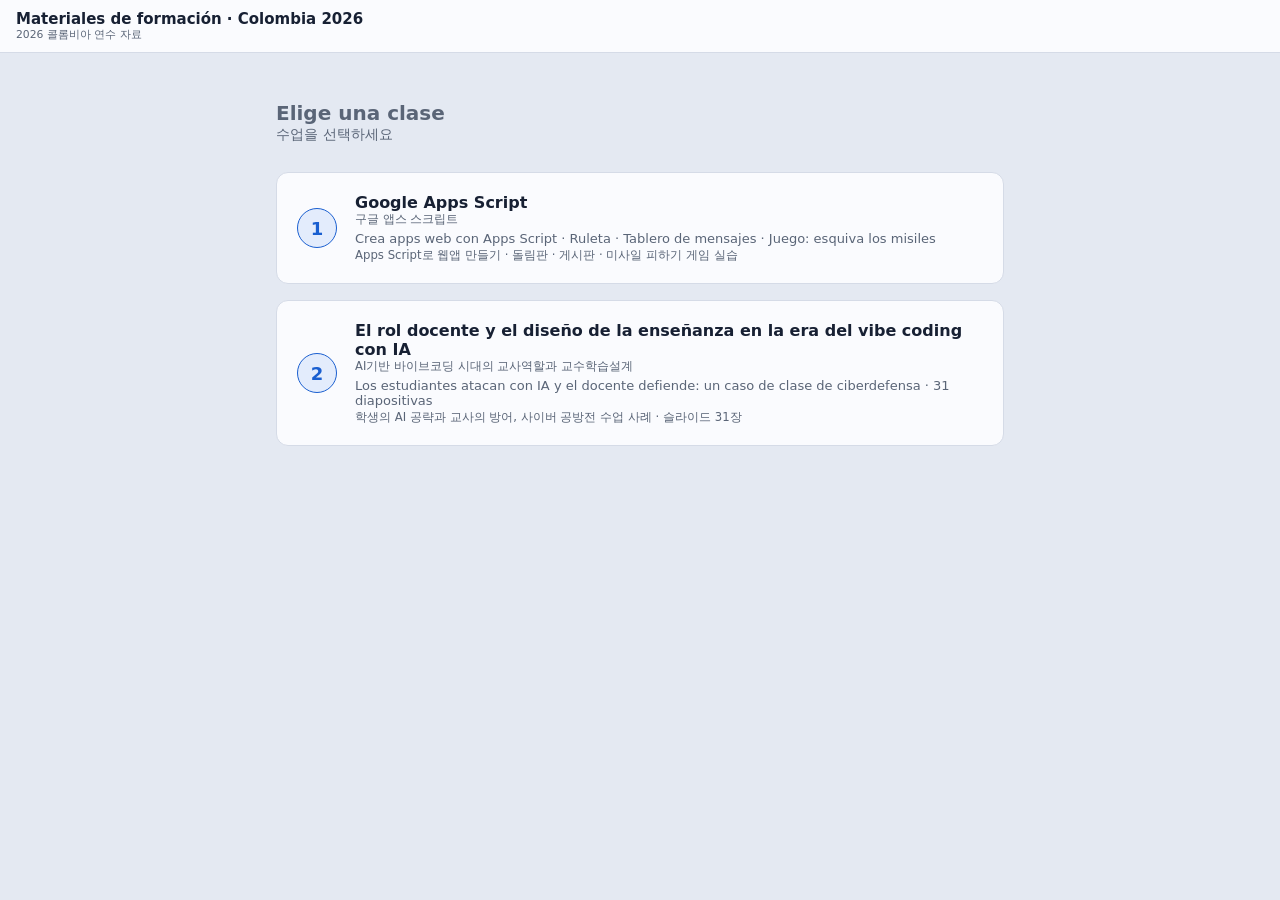
<file: index.html>
<!DOCTYPE html>
<html lang="es">
<head>
<meta charset="UTF-8">
<meta name="viewport" content="width=device-width, initial-scale=1.0">
<title>Materiales de formación · Colombia 2026</title>
<link rel="stylesheet" href="style.css">
</head>
<body>
<header>
  <span class="title">Materiales de formación · Colombia 2026<span class="ko">2026 콜롬비아 연수 자료</span></span>
</header>

<main class="landing">
  <h1>Elige una clase<span class="ko">수업을 선택하세요</span></h1>
  <div class="courses">
    <a class="course-card" href="apps-script-intro.html">
      <span class="num">1</span>
      <span class="course-body">
        <span class="course-title">Google Apps Script<span class="ko">구글 앱스 스크립트</span></span>
        <span class="course-desc">Crea apps web con Apps Script · Ruleta · Tablero de mensajes · Juego: esquiva los misiles<span class="ko">Apps Script로 웹앱 만들기 · 돌림판 · 게시판 · 미사일 피하기 게임 실습</span></span>
      </span>
    </a>
    <a class="course-card" href="vibecoding.html">
      <span class="num">2</span>
      <span class="course-body">
        <span class="course-title">El rol docente y el diseño de la enseñanza en la era del vibe coding con IA<span class="ko">AI기반 바이브코딩 시대의 교사역할과 교수학습설계</span></span>
        <span class="course-desc">Los estudiantes atacan con IA y el docente defiende: un caso de clase de ciberdefensa · 31 diapositivas<span class="ko">학생의 AI 공략과 교사의 방어, 사이버 공방전 수업 사례 · 슬라이드 31장</span></span>
      </span>
    </a>
  </div>
</main>
</body>
</html>
</file>
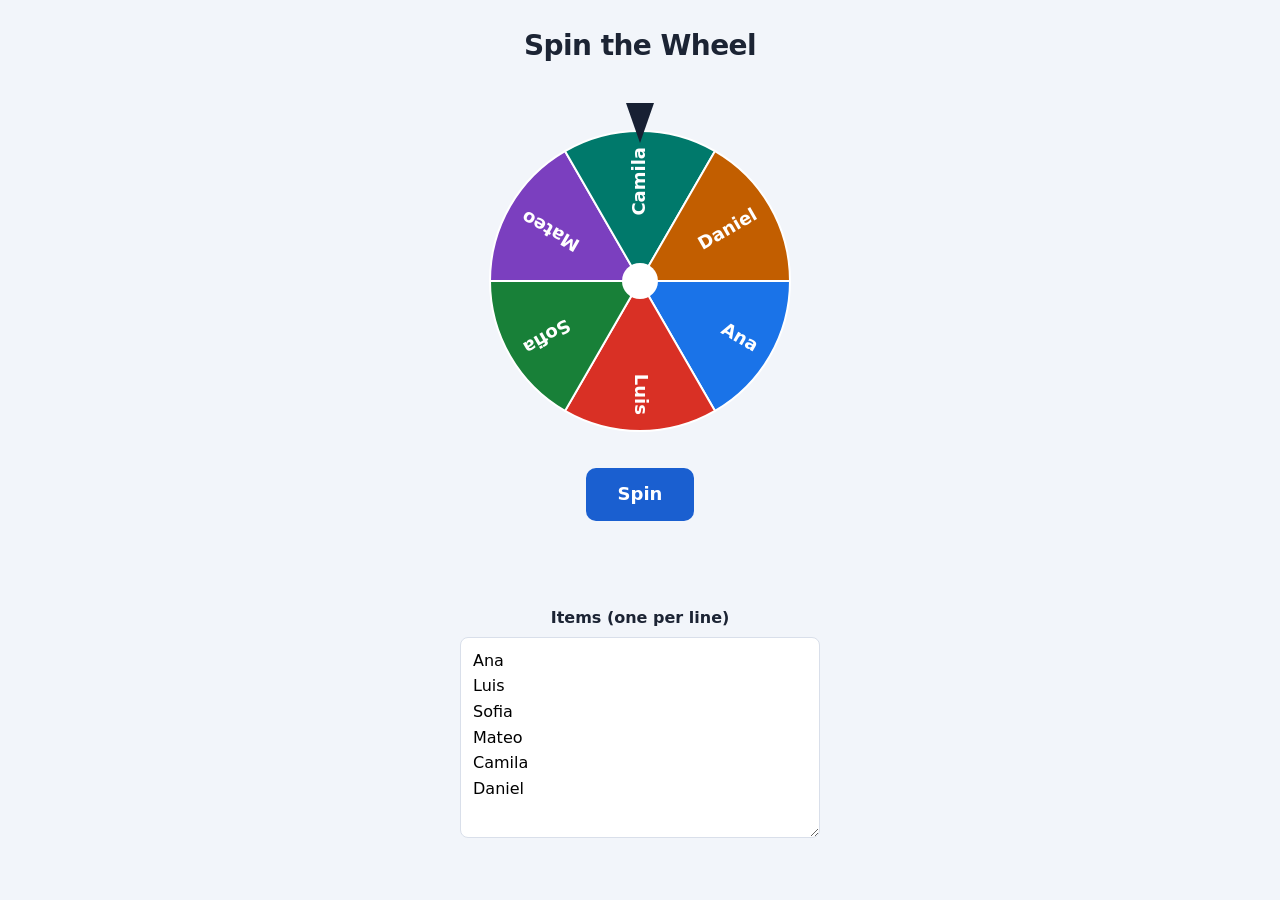
<file: 01돌림판/index.html>
<!DOCTYPE html>
<html lang="en">
<head>
<base target="_top">
<meta charset="UTF-8">
<style>
  * { box-sizing: border-box; }
  body {
    margin: 0; background: #F2F5FA; color: #1C2434;
    font-family: system-ui, "Segoe UI", Roboto, "Helvetica Neue", Arial, sans-serif;
    line-height: 1.6;
  }
  .wrap { max-width: 720px; margin: 0 auto; padding: 24px 16px 48px; text-align: center; }
  h1 { font-size: 28px; margin: 0 0 12px; letter-spacing: -0.02em; }
  canvas { width: 100%; max-width: 360px; height: auto; }
  button {
    font: inherit; font-weight: 700; cursor: pointer;
    padding: 12px 32px; border: 0; border-radius: 10px;
    background: #1A5FD0; color: #fff; font-size: 18px;
  }
  button:disabled { opacity: .5; cursor: default; }
  button:focus-visible, textarea:focus-visible { outline: 3px solid #F29900; outline-offset: 2px; }
  #result { min-height: 3rem; margin: 16px 0 0; font-size: 28px; font-weight: 900; }
  label { display: block; margin: 20px 0 6px; font-weight: 700; }
  textarea {
    width: 100%; max-width: 360px; padding: 10px 12px; font: inherit;
    border: 1px solid #D9DFEA; border-radius: 8px; resize: vertical;
  }
</style>
</head>
<body>
<div class="wrap">
  <h1>Spin the Wheel</h1>
  <canvas id="wheel" aria-label="Spinning wheel"></canvas>
  <div><button id="spin" type="button" onclick="spin()">Spin</button></div>
  <p id="result" role="status"></p>

  <label for="items">Items (one per line)</label>
  <textarea id="items" rows="7">Ana
Luis
Sofia
Mateo
Camila
Daniel</textarea>
</div>

<script>
  var W = 360, H = 380, CX = 180, CY = 200, R = 150;
  var COLORS = ['#1A73E8', '#D93025', '#188038', '#7B3FBF', '#00796B', '#C25E00'];
  var FONT_FAMILY = 'system-ui, "Segoe UI", Roboto, Arial, sans-serif';
  var FONT = 'bold 18px ' + FONT_FAMILY;
  var canvas = document.getElementById('wheel');
  var ctx = canvas.getContext('2d');
  var dpr = window.devicePixelRatio || 1;
  canvas.width = W * dpr;
  canvas.height = H * dpr;
  ctx.scale(dpr, dpr);

  var items = [];
  var rot = 0;
  var spinning = false;

  function readItems() {
    items = document.getElementById('items').value
      .split('\n')
      .map(function (t) { return t.trim(); })
      .filter(function (t) { return t; });
  }

  function draw() {
    ctx.clearRect(0, 0, W, H);

    if (items.length < 2) {
      ctx.beginPath();
      ctx.arc(CX, CY, R, 0, Math.PI * 2);
      ctx.fillStyle = '#D9DFEA';
      ctx.fill();
      ctx.fillStyle = '#5D6879';
      ctx.font = FONT;
      ctx.textAlign = 'center';
      ctx.textBaseline = 'middle';
      ctx.fillText('Enter at least 2 items', CX, CY);
      return;
    }

    var seg = (Math.PI * 2) / items.length;
    // Shrink the label font as slices get thinner (18px max, 8px min)
    var fontSize = Math.max(8, Math.min(18, Math.floor(R * 0.55 * seg)));
    var maxChars = fontSize >= 14 ? 10 : 14;
    items.forEach(function (text, i) {
      var a0 = rot + i * seg;
      var a1 = a0 + seg;
      var c = i % COLORS.length;
      if (i === items.length - 1 && c === 0 && i > 0) c = 2; // avoid matching the first slice's color

      ctx.beginPath();
      ctx.moveTo(CX, CY);
      ctx.arc(CX, CY, R, a0, a1);
      ctx.closePath();
      ctx.fillStyle = COLORS[c];
      ctx.fill();
      ctx.strokeStyle = '#fff';
      ctx.lineWidth = 2;
      ctx.stroke();

      ctx.save();
      ctx.translate(CX, CY);
      ctx.rotate(a0 + seg / 2);
      ctx.fillStyle = '#fff';
      ctx.font = 'bold ' + fontSize + 'px ' + FONT_FAMILY;
      ctx.textAlign = 'right';
      ctx.textBaseline = 'middle';
      ctx.fillText(text.length > maxChars ? text.slice(0, maxChars) + '…' : text, R - 16, 0);
      ctx.restore();
    });

    // Center circle
    ctx.beginPath();
    ctx.arc(CX, CY, 18, 0, Math.PI * 2);
    ctx.fillStyle = '#fff';
    ctx.fill();

    // Pointer at the top
    ctx.beginPath();
    ctx.moveTo(CX - 14, 22);
    ctx.lineTo(CX + 14, 22);
    ctx.lineTo(CX, 62);
    ctx.closePath();
    ctx.fillStyle = '#172033';
    ctx.fill();
  }

  function spin() {
    if (spinning) return;
    readItems();
    if (items.length < 2) { draw(); return; }

    spinning = true;
    document.getElementById('spin').disabled = true;
    document.getElementById('result').textContent = '';

    var start = rot;
    var total = Math.PI * 2 * (5 + Math.random() * 3); // 5–8 turns plus a random angle
    var duration = 4000;
    var t0 = null;

    function step(ts) {
      if (t0 === null) t0 = ts;
      var p = Math.min((ts - t0) / duration, 1);
      var eased = 1 - Math.pow(1 - p, 3); // slow down gradually
      rot = start + total * eased;
      draw();
      if (p < 1) {
        requestAnimationFrame(step);
      } else {
        finish();
      }
    }
    requestAnimationFrame(step);
  }

  function finish() {
    var seg = (Math.PI * 2) / items.length;
    var pointer = Math.PI * 1.5; // the pointer sits at the top (12 o'clock)
    var angle = (((pointer - rot) % (Math.PI * 2)) + Math.PI * 2) % (Math.PI * 2);
    var index = Math.floor(angle / seg);
    document.getElementById('result').textContent = '🎉 ' + items[index];
    document.getElementById('spin').disabled = false;
    spinning = false;
  }

  document.getElementById('items').addEventListener('input', function () {
    if (spinning) return;
    readItems();
    document.getElementById('result').textContent = '';
    draw();
  });

  readItems();
  draw();
</script>
</body>
</html>
</file>
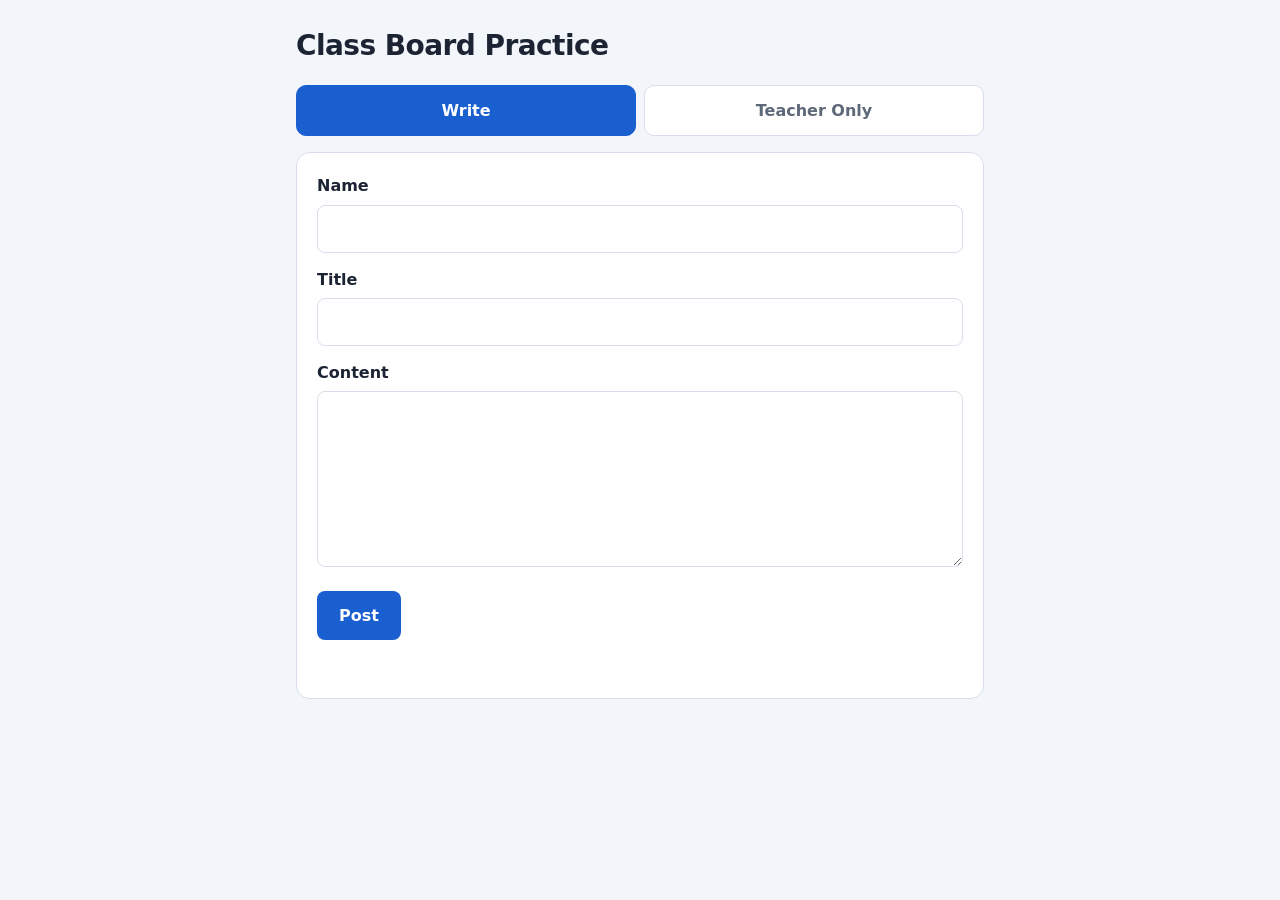
<file: 02게시판/index.html>
<!DOCTYPE html>
<html lang="en">
<head>
<base target="_top">
<meta charset="UTF-8">
<style>
  :root {
    --bg: #F2F5FA;
    --card: #FFFFFF;
    --ink: #1C2434;
    --muted: #5D6879;
    --line: #D9DFEA;
    --accent: #1A5FD0;
    --accent-soft: #E3ECFC;
    --danger: #C5221F;
    --note: #FFF6D6;
  }
  * { box-sizing: border-box; }
  [hidden] { display: none !important; }
  body {
    margin: 0;
    background: var(--bg);
    color: var(--ink);
    font-family: system-ui, "Segoe UI", Roboto, "Helvetica Neue", Arial, sans-serif;
    line-height: 1.6;
  }
  .wrap { max-width: 720px; margin: 0 auto; padding: 24px 16px 64px; }
  h1 { font-size: 28px; margin: 0 0 16px; letter-spacing: -0.02em; }

  .tabs { display: flex; gap: 8px; margin-bottom: 16px; }
  .tab {
    flex: 1; padding: 12px; font: inherit; font-weight: 700;
    border: 1px solid var(--line); background: var(--card); color: var(--muted);
    border-radius: 10px; cursor: pointer;
  }
  .tab.on { background: var(--accent); border-color: var(--accent); color: #fff; }

  .panel { background: var(--card); border: 1px solid var(--line); border-radius: 14px; padding: 20px; }
  label { display: block; font-weight: 700; margin: 14px 0 6px; }
  label:first-child { margin-top: 0; }
  input, textarea {
    width: 100%; padding: 10px 12px; font: inherit; color: inherit;
    background: var(--card); border: 1px solid var(--line); border-radius: 8px;
  }
  textarea { resize: vertical; }
  button { font: inherit; cursor: pointer; }
  button:focus-visible, input:focus-visible, textarea:focus-visible {
    outline: 3px solid #F29900; outline-offset: 2px;
  }
  .primary {
    margin-top: 16px; padding: 12px 22px; font-weight: 700;
    background: var(--accent); color: #fff; border: 0; border-radius: 8px;
  }
  .primary:disabled { opacity: .5; cursor: default; }
  .msg { margin: 12px 0 0; min-height: 1.6em; font-weight: 500; }
  .msg.ok { color: #188038; }
  .msg.err { color: var(--danger); }

  .bar { display: flex; justify-content: space-between; align-items: center; gap: 8px; margin-bottom: 12px; }
  .bar button {
    padding: 6px 12px; background: var(--card); border: 1px solid var(--line);
    border-radius: 8px; margin-left: 6px;
  }

  .post { border-top: 1px solid var(--line); padding: 18px 0; }
  .post:first-child { border-top: 0; padding-top: 0; }
  .post-head { display: flex; justify-content: space-between; align-items: flex-start; gap: 12px; }
  .post-head h2 { font-size: 20px; margin: 0; letter-spacing: -0.01em; }
  .del {
    flex: none; padding: 4px 12px; background: var(--card);
    color: var(--danger); border: 1px solid var(--danger); border-radius: 8px;
  }
  .meta { margin: 2px 0 10px; color: var(--muted); font-size: 14px; }
  .meta span + span { margin-left: 12px; }
  .body { margin: 0; white-space: pre-wrap; overflow-wrap: anywhere; }
  .comment {
    margin: 12px 0 0; padding: 10px 12px; background: var(--note);
    border-radius: 8px; white-space: pre-wrap; overflow-wrap: anywhere; font-size: 15px;
  }
  .cform { display: flex; gap: 8px; margin-top: 12px; }
  .cform button {
    flex: none; padding: 0 14px; background: var(--accent-soft); color: var(--accent);
    border: 0; border-radius: 8px; font-weight: 700;
  }
  .empty { text-align: center; color: var(--muted); padding: 24px 0; margin: 0; }
</style>
</head>
<body>
<div class="wrap">
  <h1>Class Board Practice</h1>

  <div class="tabs">
    <button id="tab-write" class="tab on" type="button" onclick="showTab('write')">Write</button>
    <button id="tab-teacher" class="tab" type="button" onclick="showTab('teacher')">Teacher Only</button>
  </div>

  <!-- Anyone: write a post -->
  <section id="panel-write" class="panel">
    <label for="name">Name</label>
    <input id="name" maxlength="20" autocomplete="off">
    <label for="title">Title</label>
    <input id="title" maxlength="50" autocomplete="off">
    <label for="content">Content</label>
    <textarea id="content" rows="6" maxlength="1000"></textarea>
    <button id="send" class="primary" type="button" onclick="sendPost()">Post</button>
    <p id="write-msg" class="msg" role="status"></p>
  </section>

  <!-- Teacher only: read · comment · delete -->
  <section id="panel-teacher" class="panel" hidden>
    <div id="login">
      <label for="pw">Teacher password</label>
      <input id="pw" type="password" autocomplete="off" onkeydown="if (event.key === 'Enter') login()">
      <button class="primary" type="button" onclick="login()">Enter</button>
      <p id="login-msg" class="msg" role="status"></p>
    </div>

    <div id="admin" hidden>
      <div class="bar">
        <strong id="count"></strong>
        <span>
          <button type="button" onclick="loadPosts()">Refresh</button>
          <button type="button" onclick="logout()">Log out</button>
        </span>
      </div>
      <p id="admin-msg" class="msg" role="status"></p>
      <div id="list"></div>
    </div>
  </section>
</div>

<script>
  // After logging in, the password is kept here briefly and sent with every request to the server.
  // (The server only sends posts back when the password is correct.)
  var pw = '';

  function $(id) { return document.getElementById(id); }

  function el(tag, className, text) {
    var node = document.createElement(tag);
    if (className) node.className = className;
    if (text !== undefined) node.textContent = text; // textContent: any HTML in a post is shown as text, never run
    return node;
  }

  function setMsg(id, text, type) {
    var node = $(id);
    node.textContent = text || '';
    node.className = 'msg' + (type ? ' ' + type : '');
  }

  function errText(e) {
    return (e && e.message ? e.message : String(e)).replace(/^Error:\s*/, '');
  }

  // ---------- Tabs ----------
  function showTab(name) {
    $('panel-write').hidden = name !== 'write';
    $('panel-teacher').hidden = name !== 'teacher';
    $('tab-write').className = 'tab' + (name === 'write' ? ' on' : '');
    $('tab-teacher').className = 'tab' + (name === 'teacher' ? ' on' : '');
  }

  // ---------- Write a post (anyone) ----------
  function sendPost() {
    var name = $('name').value, title = $('title').value, content = $('content').value;
    if (!name.trim() || !title.trim() || !content.trim()) {
      setMsg('write-msg', 'Please fill in your name, title, and content.', 'err');
      return;
    }
    $('send').disabled = true;
    setMsg('write-msg', 'Sending…');
    google.script.run
      .withSuccessHandler(function () {
        $('send').disabled = false;
        $('name').value = ''; $('title').value = ''; $('content').value = '';
        setMsg('write-msg', 'Your post has been submitted!', 'ok');
      })
      .withFailureHandler(function (e) {
        $('send').disabled = false;
        setMsg('write-msg', errText(e), 'err');
      })
      .addPost(name, title, content);
  }

  // ---------- Teacher login ----------
  function login() {
    var input = $('pw').value;
    if (!input) { setMsg('login-msg', 'Please enter the password.', 'err'); return; }
    setMsg('login-msg', 'Checking…');
    google.script.run
      .withSuccessHandler(function (posts) {
        pw = input;
        $('pw').value = '';
        setMsg('login-msg', '');
        $('login').hidden = true;
        $('admin').hidden = false;
        render(posts);
      })
      .withFailureHandler(function (e) { setMsg('login-msg', errText(e), 'err'); })
      .getPosts(input);
  }

  function logout() {
    pw = '';
    $('admin').hidden = true;
    $('login').hidden = false;
    $('list').textContent = '';
    setMsg('admin-msg', '');
  }

  // ---------- Post list ----------
  function loadPosts() {
    setMsg('admin-msg', 'Loading…');
    google.script.run
      .withSuccessHandler(function (posts) { setMsg('admin-msg', ''); render(posts); })
      .withFailureHandler(function (e) { setMsg('admin-msg', errText(e), 'err'); })
      .getPosts(pw);
  }

  function render(posts) {
    $('count').textContent = posts.length + (posts.length === 1 ? ' post' : ' posts');
    var list = $('list');
    list.textContent = '';
    if (!posts.length) {
      list.appendChild(el('p', 'empty', 'No posts yet.'));
      return;
    }
    posts.forEach(function (p) { list.appendChild(buildPost(p)); });
  }

  function buildPost(p) {
    var art = el('article', 'post');

    var head = el('div', 'post-head');
    head.appendChild(el('h2', '', p.title));
    var del = el('button', 'del', 'Delete');
    del.type = 'button';
    del.onclick = function () { removePost(p.id); };
    head.appendChild(del);
    art.appendChild(head);

    var meta = el('p', 'meta');
    meta.appendChild(el('span', '', p.name));
    meta.appendChild(el('span', '', p.time));
    art.appendChild(meta);

    art.appendChild(el('p', 'body', p.content));
    if (p.comment) art.appendChild(el('p', 'comment', p.comment));

    var form = el('div', 'cform');
    var input = document.createElement('input');
    input.placeholder = 'Add a comment';
    input.maxLength = 300;
    input.setAttribute('aria-label', 'Comment');
    var btn = el('button', '', 'Add');
    btn.type = 'button';
    btn.onclick = function () { sendComment(p.id, input.value, btn); };
    input.onkeydown = function (e) { if (e.key === 'Enter') btn.click(); };
    form.appendChild(input);
    form.appendChild(btn);
    art.appendChild(form);

    return art;
  }

  // ---------- Comment · delete (teacher only) ----------
  function sendComment(id, text, btn) {
    if (!text.trim()) return;
    btn.disabled = true;
    google.script.run
      .withSuccessHandler(function () { loadPosts(); })
      .withFailureHandler(function (e) { btn.disabled = false; setMsg('admin-msg', errText(e), 'err'); })
      .addComment(pw, id, text);
  }

  function removePost(id) {
    if (!confirm('Delete this post? This cannot be undone.')) return;
    google.script.run
      .withSuccessHandler(function () { loadPosts(); })
      .withFailureHandler(function (e) { setMsg('admin-msg', errText(e), 'err'); })
      .deletePost(pw, id);
  }
</script>
</body>
</html>
</file>
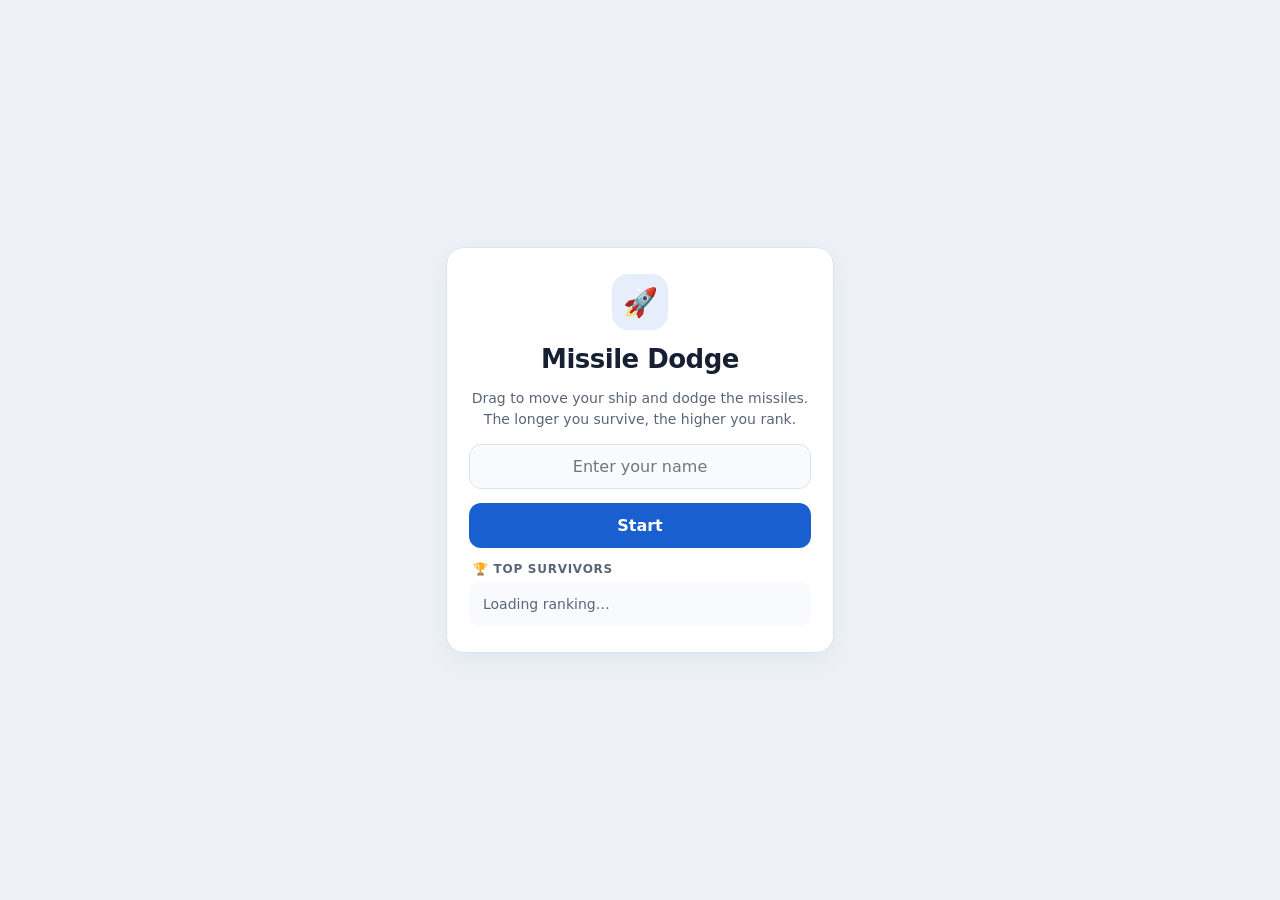
<file: 03미사일피하기/index.html>
<!DOCTYPE html>
<html lang="en">
<head>
<meta charset="UTF-8">
<meta name="viewport" content="width=device-width, initial-scale=1, user-scalable=no">
<style>
  :root {
    --bg: #EEF2F8; --card: #FFFFFF; --line: #DDE3EE; --text: #172033; --muted: #5A6577;
    --accent: #1A5FD0; --accent-soft: #E6EEFC; --danger: #D93025; --gold: #F2B600;
  }
  * { box-sizing: border-box; }
  body { margin: 0; font-family: system-ui, 'Segoe UI', 'Malgun Gothic', sans-serif; background: var(--bg); color: var(--text); height: 100vh; height: 100dvh; display: flex; justify-content: center; overflow: hidden; -webkit-tap-highlight-color: transparent; }
  #app { width: 100%; max-width: 420px; height: 100%; display: flex; flex-direction: column; }
  .screen { flex: 1; min-height: 0; display: none; flex-direction: column; align-items: center; justify-content: center; padding: 20px 16px; }
  .screen.show { display: flex; }

  .card { width: 100%; background: var(--card); border: 1px solid var(--line); border-radius: 18px; padding: 26px 22px; display: flex; flex-direction: column; align-items: center; gap: 14px; text-align: center; box-shadow: 0 8px 28px rgba(23, 32, 51, 0.06); max-height: 100%; overflow-y: auto; }
  .logo { width: 56px; height: 56px; border-radius: 16px; background: var(--accent-soft); display: flex; align-items: center; justify-content: center; font-size: 28px; }
  h1, h2 { margin: 0; letter-spacing: -0.02em; }
  h1 { font-size: 26px; }
  h2 { font-size: 15px; font-weight: 600; color: var(--muted); text-transform: uppercase; letter-spacing: 0.08em; }
  .hint { margin: 0; color: var(--muted); font-size: 14px; line-height: 1.5; }

  input { font: inherit; font-size: 16px; padding: 12px 14px; border-radius: 12px; border: 1px solid var(--line); background: #F8FAFD; color: var(--text); width: 100%; text-align: center; outline: none; transition: border-color .15s, box-shadow .15s; }
  input:focus { border-color: var(--accent); box-shadow: 0 0 0 3px var(--accent-soft); }
  .btn { font: inherit; font-size: 16px; font-weight: 700; padding: 13px 20px; border-radius: 12px; border: 0; background: var(--accent); color: #fff; cursor: pointer; width: 100%; transition: filter .15s, transform .05s; }
  .btn:hover { filter: brightness(1.08); }
  .btn:active { transform: scale(0.98); }
  .btn.ghost { background: transparent; color: var(--muted); border: 1px solid var(--line); font-weight: 600; }
  .btn-row { display: flex; gap: 10px; width: 100%; }

  /* Leaderboard */
  .board { width: 100%; text-align: left; }
  .board-head { display: flex; justify-content: space-between; align-items: baseline; font-size: 12px; font-weight: 600; color: var(--muted); text-transform: uppercase; letter-spacing: 0.06em; margin: 0 4px 6px; }
  .board ol { list-style: none; margin: 0; padding: 0; display: flex; flex-direction: column; gap: 4px; }
  .board li { display: flex; align-items: center; gap: 10px; padding: 8px 12px; border-radius: 10px; background: #F8FAFD; font-size: 14px; }
  .board li.me { background: var(--accent-soft); outline: 1px solid var(--accent); }
  .board .rk { width: 24px; text-align: center; font-weight: 700; color: var(--muted); flex: none; }
  .board .nm { flex: 1; min-width: 0; overflow: hidden; text-overflow: ellipsis; white-space: nowrap; font-weight: 600; }
  .board .tm { font-variant-numeric: tabular-nums; font-weight: 700; }
  .board .msg { padding: 14px; text-align: center; color: var(--muted); font-size: 14px; background: #F8FAFD; border-radius: 10px; }
  .board .msg.err { color: var(--danger); }

  /* Game */
  #gameScreen { justify-content: flex-start; gap: 10px; padding: 14px 16px 16px; }
  #hud { flex: none; width: 100%; display: flex; justify-content: space-between; align-items: center; }
  .pill { background: var(--card); border: 1px solid var(--line); border-radius: 999px; padding: 6px 14px; font-size: 14px; color: var(--muted); font-variant-numeric: tabular-nums; }
  .pill b { color: var(--text); font-size: 18px; }
  #stage { flex: 1; min-height: 0; width: 100%; display: flex; align-items: center; justify-content: center; }
  canvas { display: block; touch-action: none; background: #FBFCFE; border: 1px solid var(--line); border-radius: 16px; box-shadow: 0 8px 28px rgba(23, 32, 51, 0.06); cursor: crosshair; }

  /* Game over */
  .big-time { font-size: 56px; font-weight: 800; letter-spacing: -0.03em; font-variant-numeric: tabular-nums; line-height: 1; }
  .big-time small { font-size: 22px; color: var(--muted); font-weight: 700; margin-left: 2px; }
  #rankLine { margin: 0; font-size: 14px; color: var(--muted); min-height: 1.4em; }
  #rankLine strong { color: var(--accent); }
  .badge { display: none; font-size: 12px; font-weight: 700; color: #7A5B00; background: #FFF4CC; border-radius: 999px; padding: 4px 10px; }
  .badge.show { display: inline-block; }
</style>
</head>
<body>
<div id="app">

  <div id="startScreen" class="screen show">
    <div class="card">
      <div class="logo">🚀</div>
      <h1>Missile Dodge</h1>
      <p class="hint">Drag to move your ship and dodge the missiles.<br>The longer you survive, the higher you rank.</p>
      <input id="nameInput" placeholder="Enter your name" maxlength="10" autocomplete="off">
      <button id="startBtn" class="btn">Start</button>
      <div class="board">
        <div class="board-head"><span>🏆 Top survivors</span><span id="startTotal"></span></div>
        <ol id="startBoard"><li class="msg">Loading ranking…</li></ol>
      </div>
    </div>
  </div>

  <div id="gameScreen" class="screen">
    <div id="hud">
      <span class="pill">⏱ <b id="timeLabel">0.0</b> s</span>
      <span class="pill" id="bestPill">Best <b id="bestLabel">–</b></span>
    </div>
    <div id="stage"><canvas id="canvas" width="340" height="520"></canvas></div>
  </div>

  <div id="overScreen" class="screen">
    <div class="card">
      <h2>Game Over</h2>
      <div class="big-time"><span id="finalTime">0.0</span><small>s</small></div>
      <span id="bestBadge" class="badge">✨ New personal best</span>
      <p id="rankLine"></p>
      <div class="board">
        <div class="board-head"><span>🏆 Top survivors</span><span id="overTotal"></span></div>
        <ol id="overBoard"></ol>
      </div>
      <div class="btn-row">
        <button id="menuBtn" class="btn ghost">Menu</button>
        <button id="retryBtn" class="btn">Play Again</button>
      </div>
    </div>
  </div>

</div>

<script>
(function () {
  var W = 340, H = 520;
  var PLAYER_R = 11, MISSILE_R = 6;
  var START_INTERVAL = 750, MIN_INTERVAL = 90, INTERVAL_DECAY_PER_SEC = 25;
  var START_SPEED = 120, MAX_SPEED = 520, SPEED_GROWTH_PER_SEC = 14;
  var START_HOMING = 0.4, MAX_HOMING = 2.2, HOMING_GROWTH_PER_SEC = 0.05;
  var MAX_SPAWN_PER_WAVE = 4;

  var canvas = document.getElementById('canvas');
  var ctx = canvas.getContext('2d');
  var stage = document.getElementById('stage');
  var nameInput = document.getElementById('nameInput');

  function fitCanvas() {
    var scale = Math.max(0.1, Math.min(stage.clientWidth / W, stage.clientHeight / H));
    canvas.style.width = Math.floor(W * scale) + 'px';
    canvas.style.height = Math.floor(H * scale) + 'px';
  }
  window.addEventListener('resize', fitCanvas);

  var player = { x: W / 2, y: H - 60, r: PLAYER_R };
  var missiles = [];
  var elapsed = 0;
  var spawnTimer = 0;
  var spawnInterval = START_INTERVAL;
  var missileSpeed = START_SPEED;
  var homingRate = START_HOMING;
  var playerName = '';
  var personalBest = 0;
  var running = false;
  var lastTime = null;

  // Remember the last name used on this device (storage may be unavailable).
  try { nameInput.value = localStorage.getItem('md-name') || ''; } catch (e) {}

  function clampPlayer() {
    player.x = Math.max(PLAYER_R, Math.min(W - PLAYER_R, player.x));
    player.y = Math.max(PLAYER_R, Math.min(H - PLAYER_R, player.y));
  }
  function pointerPos(evt) {
    var rect = canvas.getBoundingClientRect();
    var t = evt.touches ? evt.touches[0] : evt;
    var scaleX = canvas.width / rect.width;
    var scaleY = canvas.height / rect.height;
    return { x: (t.clientX - rect.left) * scaleX, y: (t.clientY - rect.top) * scaleY };
  }
  function movePlayerTo(evt) {
    var p = pointerPos(evt);
    player.x = p.x; player.y = p.y;
    clampPlayer();
  }
  canvas.addEventListener('mousedown', movePlayerTo);
  canvas.addEventListener('mousemove', function (e) { if (running) movePlayerTo(e); });
  canvas.addEventListener('touchstart', function (e) { movePlayerTo(e); }, { passive: true });
  canvas.addEventListener('touchmove', function (e) { e.preventDefault(); movePlayerTo(e); }, { passive: false });

  function spawnMissile() {
    var edge = Math.floor(Math.random() * 4);
    var x, y;
    if (edge === 0) { x = Math.random() * W; y = -20; }
    else if (edge === 1) { x = W + 20; y = Math.random() * H; }
    else if (edge === 2) { x = Math.random() * W; y = H + 20; }
    else { x = -20; y = Math.random() * H; }
    var angle = Math.atan2(player.y - y, player.x - x) + (Math.random() - 0.5) * 0.7;
    missiles.push({
      x: x, y: y, r: MISSILE_R,
      vx: Math.cos(angle) * missileSpeed,
      vy: Math.sin(angle) * missileSpeed,
      trail: []
    });
  }

  function updateHud() {
    document.getElementById('timeLabel').textContent = (elapsed / 1000).toFixed(1);
  }

  function showScreen(id) {
    ['startScreen', 'gameScreen', 'overScreen'].forEach(function (s) {
      document.getElementById(s).classList.toggle('show', s === id);
    });
  }

  /* ---------- Ranking ---------- */

  function renderBoard(listId, totalId, data) {
    var top = (data && data.top) || [];
    var medals = ['🥇', '🥈', '🥉'];
    var html = '';
    top.forEach(function (row, i) {
      var me = data.me && row.name === data.me;
      html += '<li' + (me ? ' class="me"' : '') + '>' +
        '<span class="rk">' + (medals[i] || (i + 1)) + '</span>' +
        '<span class="nm">' + escapeHtml(row.name) + (me ? ' (you)' : '') + '</span>' +
        '<span class="tm">' + Number(row.time).toFixed(1) + 's</span></li>';
    });
    if (!top.length) html = '<li class="msg">No records yet. Be the first!</li>';
    document.getElementById(listId).innerHTML = html;
    document.getElementById(totalId).textContent = data && data.total ? data.total + ' players' : '';
  }

  function boardMessage(listId, msg, isError) {
    document.getElementById(listId).innerHTML =
      '<li class="msg' + (isError ? ' err' : '') + '">' + escapeHtml(msg) + '</li>';
  }

  function loadStartRanking() {
    boardMessage('startBoard', 'Loading ranking…');
    google.script.run
      .withSuccessHandler(function (data) { renderBoard('startBoard', 'startTotal', data); })
      .withFailureHandler(function (err) { boardMessage('startBoard', 'Could not load ranking: ' + err.message, true); })
      .getRanking();
  }

  function escapeHtml(s) {
    return String(s).replace(/[&<>"']/g, function (c) {
      return { '&': '&amp;', '<': '&lt;', '>': '&gt;', '"': '&quot;', "'": '&#39;' }[c];
    });
  }

  /* ---------- Game flow ---------- */

  function startGame() {
    playerName = nameInput.value.trim().slice(0, 10) || 'Anonymous';
    try { localStorage.setItem('md-name', playerName); } catch (e) {}
    missiles = []; elapsed = 0; spawnTimer = START_INTERVAL;
    missileSpeed = START_SPEED; homingRate = START_HOMING;
    player.x = W / 2; player.y = H - 60;
    document.getElementById('bestLabel').textContent = personalBest ? personalBest.toFixed(1) : '–';
    updateHud();
    showScreen('gameScreen');
    fitCanvas();
    draw();
    running = true; lastTime = null;
    requestAnimationFrame(loop);
  }

  function endGame() {
    running = false;
    var seconds = Math.round(elapsed / 100) / 10;
    var isBest = seconds > personalBest;
    if (isBest) personalBest = seconds;

    document.getElementById('finalTime').textContent = seconds.toFixed(1);
    document.getElementById('bestBadge').classList.toggle('show', isBest && seconds > 0);
    document.getElementById('rankLine').textContent = 'Saving your record…';
    document.getElementById('overTotal').textContent = '';
    boardMessage('overBoard', 'Loading ranking…');
    showScreen('overScreen');

    // Save first, then show the ranking that the save returns — so your run is always included.
    google.script.run
      .withSuccessHandler(function (data) {
        renderBoard('overBoard', 'overTotal', data);
        if (data && data.myBest) personalBest = Math.max(personalBest, data.myBest);
        document.getElementById('rankLine').innerHTML = data && data.myRank
          ? escapeHtml(data.me) + ' is ranked <strong>#' + data.myRank + '</strong> of ' + data.total +
            ' · best ' + Number(data.myBest).toFixed(1) + 's'
          : '';
      })
      .withFailureHandler(function (err) {
        document.getElementById('rankLine').textContent = '';
        boardMessage('overBoard', 'Could not save your record: ' + err.message, true);
      })
      .saveTime(playerName, seconds);
  }

  function step(dt) {
    elapsed += dt;
    var elapsedSec = elapsed / 1000;
    var dtSec = dt / 1000;

    spawnInterval = Math.max(MIN_INTERVAL, START_INTERVAL - elapsedSec * INTERVAL_DECAY_PER_SEC);
    missileSpeed = Math.min(MAX_SPEED, START_SPEED + elapsedSec * SPEED_GROWTH_PER_SEC);
    homingRate = Math.min(MAX_HOMING, START_HOMING + elapsedSec * HOMING_GROWTH_PER_SEC);

    spawnTimer -= dt;
    if (spawnTimer <= 0) {
      var count = Math.min(MAX_SPAWN_PER_WAVE, 1 + Math.floor(elapsedSec / 10));
      for (var c = 0; c < count; c++) spawnMissile();
      spawnTimer = spawnInterval;
    }

    for (var i = missiles.length - 1; i >= 0; i--) {
      var m = missiles[i];
      var desired = Math.atan2(player.y - m.y, player.x - m.x);
      var cur = Math.atan2(m.vy, m.vx);
      var diff = Math.atan2(Math.sin(desired - cur), Math.cos(desired - cur));
      var maxTurn = homingRate * dtSec;
      var turn = Math.max(-maxTurn, Math.min(maxTurn, diff));
      var newAngle = cur + turn;
      var spd = Math.hypot(m.vx, m.vy);
      m.vx = Math.cos(newAngle) * spd;
      m.vy = Math.sin(newAngle) * spd;
      m.trail.push({ x: m.x, y: m.y });
      if (m.trail.length > 8) m.trail.shift();
      m.x += m.vx * dtSec;
      m.y += m.vy * dtSec;

      if (m.x < -40 || m.x > W + 40 || m.y < -40 || m.y > H + 40) {
        missiles.splice(i, 1);
        continue;
      }
      var dx = m.x - player.x, dy = m.y - player.y;
      if (Math.hypot(dx, dy) < m.r + player.r) {
        draw();
        endGame();
        return;
      }
    }

    updateHud();
  }

  /* ---------- Drawing ---------- */

  function drawGrid() {
    ctx.strokeStyle = '#EDF1F7';
    ctx.lineWidth = 1;
    ctx.beginPath();
    for (var x = 20; x < W; x += 20) { ctx.moveTo(x + 0.5, 0); ctx.lineTo(x + 0.5, H); }
    for (var y = 20; y < H; y += 20) { ctx.moveTo(0, y + 0.5); ctx.lineTo(W, y + 0.5); }
    ctx.stroke();
  }

  function drawPlayer() {
    ctx.beginPath();
    ctx.arc(player.x, player.y, player.r + 7, 0, Math.PI * 2);
    ctx.fillStyle = 'rgba(26, 95, 208, 0.12)';
    ctx.fill();
    ctx.beginPath();
    ctx.arc(player.x, player.y, player.r, 0, Math.PI * 2);
    ctx.fillStyle = '#1A5FD0';
    ctx.fill();
    ctx.lineWidth = 3;
    ctx.strokeStyle = '#FFFFFF';
    ctx.stroke();
  }

  function drawMissile(m) {
    for (var t = 0; t < m.trail.length; t++) {
      var p = m.trail[t];
      ctx.beginPath();
      ctx.arc(p.x, p.y, 1 + t * 0.3, 0, Math.PI * 2);
      ctx.fillStyle = 'rgba(217, 48, 37, ' + (0.04 + t * 0.03) + ')';
      ctx.fill();
    }
    var angle = Math.atan2(m.vy, m.vx);
    ctx.save();
    ctx.translate(m.x, m.y);
    ctx.rotate(angle);
    ctx.beginPath();
    ctx.moveTo(m.r * 1.7, 0);
    ctx.lineTo(-m.r, m.r * 0.8);
    ctx.lineTo(-m.r * 0.4, 0);
    ctx.lineTo(-m.r, -m.r * 0.8);
    ctx.closePath();
    ctx.fillStyle = '#D93025';
    ctx.fill();
    ctx.restore();
  }

  function draw() {
    ctx.clearRect(0, 0, W, H);
    drawGrid();
    missiles.forEach(drawMissile);
    drawPlayer();
  }

  function loop(ts) {
    if (!running) return;
    if (lastTime === null) lastTime = ts;
    var dt = Math.min(33, ts - lastTime);
    lastTime = ts;
    step(dt);
    if (running) {
      draw();
      requestAnimationFrame(loop);
    }
  }

  document.getElementById('startBtn').addEventListener('click', startGame);
  nameInput.addEventListener('keydown', function (e) { if (e.key === 'Enter') startGame(); });
  document.getElementById('retryBtn').addEventListener('click', startGame);
  document.getElementById('menuBtn').addEventListener('click', function () {
    showScreen('startScreen');
    loadStartRanking();
  });

  loadStartRanking();
})();
</script>
</body>
</html>
</file>
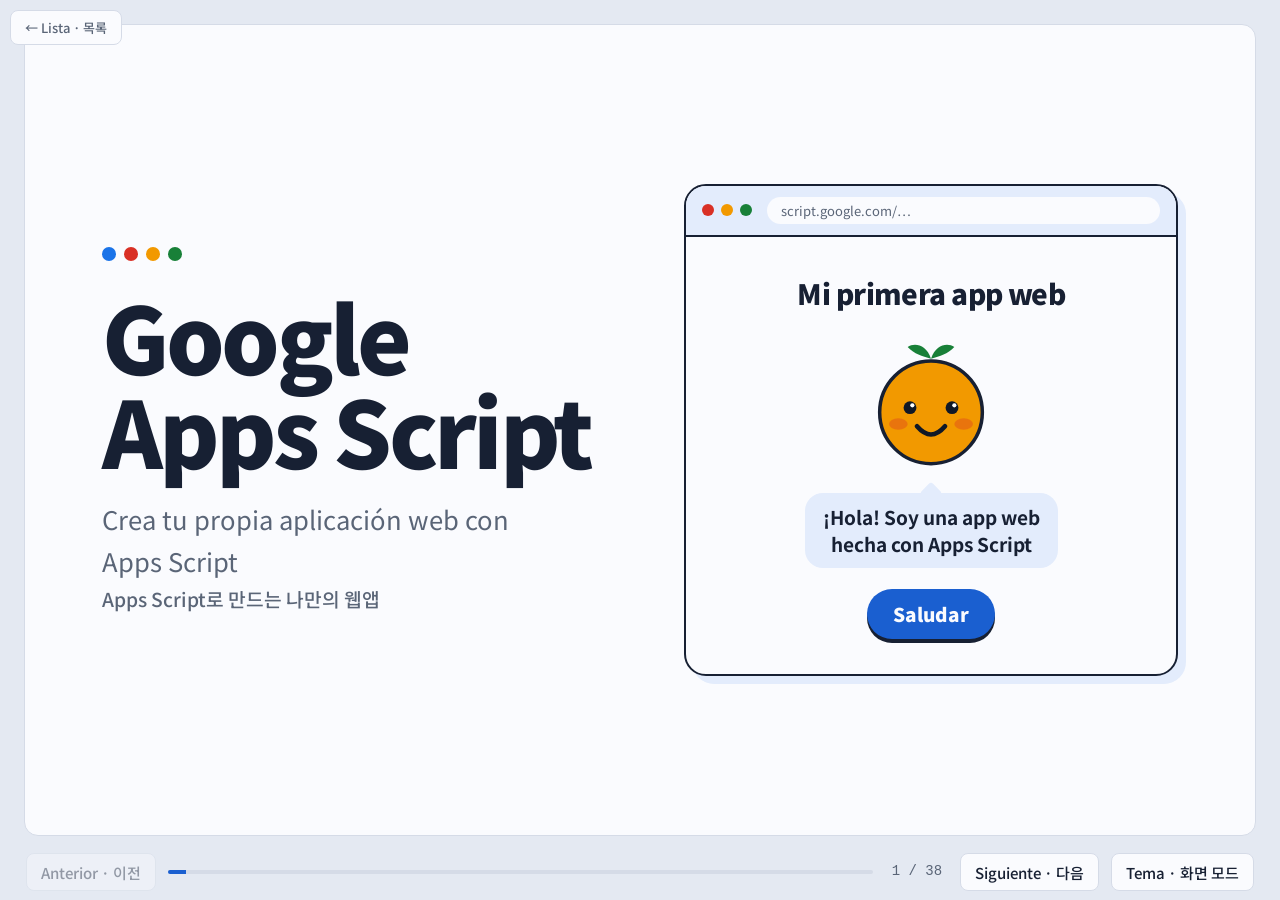
<file: apps-script-intro.html>
<!DOCTYPE html>
<html lang="es">
<head>
<meta charset="UTF-8">
<meta name="viewport" content="width=device-width, initial-scale=1, viewport-fit=cover">
<title>Google Apps Script · Introducción</title>
<link rel="preconnect" href="https://fonts.googleapis.com">
<link rel="preconnect" href="https://fonts.gstatic.com" crossorigin>
<link href="https://fonts.googleapis.com/css2?family=Noto+Sans+KR:wght@400;500;700;900&display=swap" rel="stylesheet">
<style>
  :root {
    --page: #E4E9F2;
    --stage: #FAFBFE;
    --ink: #172033;
    --muted: #5A6577;
    --line: #D5DBE7;
    --accent: #1A5FD0;
    --accent-soft: #E3ECFC;
    --code-bg: #101827;
    --code-ink: #DDE5F3;
    --c-cm: #7C8AA3;
    --g-blue: #1A73E8;
    --g-red: #D93025;
    --g-yellow: #F29900;
    --g-green: #188038;
    --font: "Noto Sans KR", "Apple SD Gothic Neo", "Malgun Gothic", "Segoe UI", sans-serif;
    --mono: "D2Coding", ui-monospace, "SF Mono", Menlo, Consolas, "Liberation Mono", monospace;
    box-sizing: border-box;
    padding-top: env(safe-area-inset-top, 0px);
    padding-bottom: env(safe-area-inset-bottom, 0px);
  }
  @media (prefers-color-scheme: dark) {
    :root:not([data-theme="light"]) {
      --page: #090D14;
      --stage: #131A26;
      --ink: #E8EDF6;
      --muted: #9AA6BA;
      --line: #263146;
      --accent: #8AB4F8;
      --accent-soft: #1C2B47;
      --code-bg: #0A0F19;
      --g-blue: #8AB4F8;
      --g-red: #F28B82;
      --g-yellow: #FDD663;
      --g-green: #81C995;
    }
  }
  :root[data-theme="dark"] {
    --page: #090D14;
    --stage: #131A26;
    --ink: #E8EDF6;
    --muted: #9AA6BA;
    --line: #263146;
    --accent: #8AB4F8;
    --accent-soft: #1C2B47;
    --code-bg: #0A0F19;
    --g-blue: #8AB4F8;
    --g-red: #F28B82;
    --g-yellow: #FDD663;
    --g-green: #81C995;
  }

  *, *::before, *::after { box-sizing: border-box; }
  html { height: 100%; scroll-padding-top: env(safe-area-inset-top, 0px); }
  body {
    margin: 0;
    height: 100%;
    background: var(--page);
    color: var(--ink);
    font-family: var(--font);
    font-size: 16px;
    line-height: 1.65;
    overflow: hidden;
  }

  .deck {
    position: relative;
    height: 100%;
    padding: clamp(8px, 2vw, 24px);
    padding-bottom: 64px;
  }
  .stage {
    position: relative;
    height: 100%;
    background: var(--stage);
    border: 1px solid var(--line);
    border-radius: 14px;
    overflow: hidden;
  }

  .slide {
    position: absolute;
    inset: 0;
    display: none;
    flex-direction: column;
    justify-content: flex-start;
    padding: clamp(24px, 6vw, 88px);
    overflow-y: auto;
  }
  .slide.active { display: flex; animation: swap .28s ease-out; }
  @keyframes swap { from { opacity: 0; } to { opacity: 1; } }

  .inner { width: 100%; max-width: 1080px; margin: auto; }

  h1, h2, h3, p { margin: 0; }
  h2 {
    font-size: clamp(26px, 4vw, 52px);
    font-weight: 900;
    line-height: 1.25;
    letter-spacing: -0.025em;
    margin-bottom: clamp(20px, 3.4vh, 40px);
    max-width: 22em;
  }
  li b { color: var(--ink); font-weight: 700; }

  /* Title slide */
  .title-wrap {
    display: grid;
    grid-template-columns: minmax(0, 1.05fr) minmax(0, 1fr);
    gap: clamp(24px, 5vw, 72px);
    align-items: center;
  }
  .title-wrap h1 {
    font-size: clamp(38px, 7.2vw, 104px);
    font-weight: 900;
    line-height: 1.02;
    letter-spacing: -0.04em;
  }
  .title-wrap .sub {
    margin-top: clamp(14px, 2.5vh, 28px);
    font-size: clamp(17px, 2vw, 26px);
    color: var(--muted);
    max-width: 18em;
  }
  .dots { display: flex; gap: 8px; margin-bottom: clamp(16px, 3vh, 32px); }
  .dots i { width: 14px; height: 14px; border-radius: 50%; display: block; }
  .dots i:nth-child(1) { background: var(--g-blue); }
  .dots i:nth-child(2) { background: var(--g-red); }
  .dots i:nth-child(3) { background: var(--g-yellow); }
  .dots i:nth-child(4) { background: var(--g-green); }

  /* Code window */
  .win {
    background: var(--code-bg);
    border-radius: 12px;
    overflow: hidden;
    border: 1px solid var(--line);
    max-width: 100%;
  }
  .win-bar {
    display: flex; align-items: center; gap: 8px;
    padding: 10px 14px;
    background: rgba(255,255,255,.05);
    color: var(--c-cm);
    font-family: var(--mono);
    font-size: 13px;
  }
  .win-bar i { width: 10px; height: 10px; border-radius: 50%; background: var(--c-cm); opacity: .55; display: block; }
  .win-bar span { margin-left: 6px; }
  pre {
    margin: 0;
    padding: clamp(14px, 2vw, 24px);
    color: var(--code-ink);
    font-family: var(--mono);
    font-size: clamp(12px, 1.35vw, 17px);
    line-height: 1.7;
    overflow-x: auto;
  }
  /* Copy button in code window */
  .win-bar .copy-btn {
    margin-left: auto; padding: 6px 16px; min-height: 34px;
    border: 0; border-radius: 8px; cursor: pointer;
    background: var(--accent); color: var(--stage);
    font-family: var(--font); font-weight: 700; font-size: 15px; line-height: 1.2;
  }
  .win-bar .copy-btn { white-space: nowrap; flex: none; }
  .win-bar > span { min-width: 0; overflow: hidden; text-overflow: ellipsis; white-space: nowrap; }
  .win-bar .copy-btn:hover { filter: brightness(1.08); }
  .win-bar .copy-btn.done { background: var(--g-green); }
  .win-bar .copy-btn:focus-visible { outline: 3px solid var(--g-yellow); outline-offset: 2px; }
  .slide.tight { padding-top: clamp(16px, 3.5vh, 40px); padding-bottom: clamp(16px, 3.5vh, 40px); }
  .slide.tight h2 { margin-bottom: clamp(10px, 1.8vh, 20px); }
  .win.code pre { font-size: clamp(12px, 1.05vw, 15px); line-height: 1.55; max-height: clamp(220px, 50vh, 620px); overflow: auto; tab-size: 2; }
  .win pre.wrap { white-space: pre-wrap; font-family: var(--font); font-size: clamp(14px, 1.4vw, 19px); }

  /* Steps shown above a code window */
  .howto { list-style: none; margin: 0 0 clamp(10px, 1.8vh, 18px); padding: 0; display: flex; flex-wrap: wrap; gap: 8px; counter-reset: hw; }
  .howto li { counter-increment: hw; flex: 1 1 220px; display: grid; grid-template-columns: 28px minmax(0, 1fr); gap: 10px; align-items: center; padding: 10px 14px; background: var(--accent-soft); border-radius: 10px; font-weight: 700; font-size: clamp(14px, 1.4vw, 19px); line-height: 1.35; }
  .howto li::before { content: counter(hw); width: 28px; height: 28px; border-radius: 50%; background: var(--accent); color: var(--stage); display: grid; place-items: center; font-weight: 900; font-size: 14px; }

  /* Korean line under the Spanish text */
  .ko { display: block; margin-top: .2em; font-size: .75em; font-weight: 500; color: var(--muted); letter-spacing: 0; line-height: 1.4; word-break: keep-all; }
  h2 .ko { font-size: .52em; }
  h3 .ko { font-size: .62em; }
  .def .ko { font-size: .62em; margin-top: .5em; }

  /* Definition rows */
  .rows { border-top: 1px solid var(--line); }
  .row {
    display: grid;
    grid-template-columns: minmax(0, 12em) minmax(0, 1fr);
    gap: 8px 28px;
    padding: clamp(12px, 2vh, 20px) 0;
    border-bottom: 1px solid var(--line);
    align-items: baseline;
  }
  .row h3 { font-size: clamp(17px, 1.9vw, 24px); font-weight: 700; letter-spacing: -0.01em; }
  .split h2 { word-break: keep-all; }
  .row p { color: var(--muted); font-size: clamp(15px, 1.5vw, 19px); word-break: keep-all; }

  /* Two column compare */
  .two { display: grid; grid-template-columns: repeat(2, minmax(0, 1fr)); gap: clamp(20px, 4vw, 56px); }
  .col { border-left: 4px solid var(--accent); padding-left: clamp(14px, 2vw, 24px); }
  .col.alt { border-left-color: var(--g-yellow); }
  .col h3 { font-size: clamp(19px, 2.2vw, 28px); font-weight: 900; margin-bottom: 6px; }
  .col .tag { color: var(--muted); font-size: clamp(14px, 1.4vw, 17px); margin-bottom: 14px; }
  .col ul { margin: 0; padding-left: 1.1em; color: var(--muted); font-size: clamp(15px, 1.5vw, 19px); }
  .col li { margin-bottom: 6px; }

  /* Steps (real sequence) */
  .steps { list-style: none; margin: 0; padding: 0; counter-reset: st; }
  .steps li {
    counter-increment: st;
    display: grid;
    grid-template-columns: 44px minmax(0, 1fr);
    gap: 16px;
    padding: clamp(10px, 1.8vh, 18px) 0;
    border-bottom: 1px solid var(--line);
    font-size: clamp(16px, 1.7vw, 22px);
    align-items: baseline;
  }
  .steps li:first-child { border-top: 1px solid var(--line); }
  .steps li::before {
    content: counter(st);
    width: 36px; height: 36px; border-radius: 50%;
    background: var(--accent-soft); color: var(--accent);
    display: grid; place-items: center;
    font-weight: 900; font-size: 16px;
    align-self: center;
  }
  .steps small { display: block; color: var(--muted); font-size: 0.78em; }

  .link-box {
    display: inline-block;
    margin-top: clamp(16px, 3vh, 32px);
    padding: 14px 22px;
    border-radius: 10px;
    background: var(--accent);
    color: var(--stage);
    font-weight: 700;
    font-size: clamp(17px, 2vw, 24px);
    text-decoration: none;
    font-family: var(--mono);
  }
  .link-box:focus-visible, .ctl button:focus-visible, .theme:focus-visible {
    outline: 3px solid var(--g-yellow); outline-offset: 3px;
  }

  .home-link {
    position: fixed;
    top: calc(env(safe-area-inset-top, 0px) + 10px);
    left: calc(env(safe-area-inset-left, 0px) + 10px);
    z-index: 10;
    display: inline-flex; align-items: center; gap: 6px;
    padding: 6px 14px;
    border-radius: 8px;
    background: var(--stage);
    border: 1px solid var(--line);
    color: var(--muted);
    font-size: 13px; font-weight: 500;
    text-decoration: none;
  }
  .home-link:hover { border-color: var(--accent); color: var(--ink); }
  .home-link:focus-visible { outline: 3px solid var(--g-yellow); outline-offset: 2px; }

  .note {
    margin-top: clamp(14px, 2.4vh, 26px);
    padding: 12px 16px;
    background: var(--accent-soft);
    border-radius: 8px;
    color: var(--ink);
    font-size: clamp(14px, 1.4vw, 18px);
    max-width: 40em;
  }

  .split { display: grid; grid-template-columns: minmax(0, 1fr) minmax(0, 1.1fr); gap: clamp(20px, 4vw, 56px); align-items: center; }
  .split .txt ul { margin: 16px 0 0; padding-left: 1.1em; color: var(--muted); font-size: clamp(15px, 1.6vw, 20px); }
  .split .txt li { margin-bottom: 8px; }

  /* Controls */
  .ctl {
    position: fixed; left: 0; right: 0;
    bottom: env(safe-area-inset-bottom, 0px);
    height: 56px;
    display: flex; align-items: center; gap: 12px;
    padding: 0 clamp(12px, 2vw, 28px);
  }
  .ctl button, .theme {
    font-family: var(--font);
    background: var(--stage);
    color: var(--ink);
    border: 1px solid var(--line);
    border-radius: 8px;
    height: 38px; min-width: 44px; padding: 0 14px;
    font-size: 15px; font-weight: 500;
    cursor: pointer;
    white-space: nowrap;
  }
  .ctl button:hover:not(:disabled), .theme:hover { border-color: var(--accent); }
  .ctl button:disabled { opacity: .4; cursor: default; }
  .bar { flex: 1; height: 4px; background: var(--line); border-radius: 2px; overflow: hidden; }
  .bar i { display: block; height: 100%; width: 0; background: var(--accent); transition: width .25s ease; }
  .count { font-family: var(--mono); font-size: 14px; color: var(--muted); min-width: 4.5em; text-align: center; }

  /* Less text, bigger type */
  .row { grid-template-columns: minmax(0, 15em) minmax(0, 1fr); }
  .row h3 { font-size: clamp(19px, 2.2vw, 30px); }
  .row p { font-size: clamp(18px, 2.2vw, 28px); color: var(--ink); }
  .col h3 { font-size: clamp(24px, 3.2vw, 44px); }
  .col .tag { font-size: clamp(16px, 1.8vw, 24px); margin: 0; }
  .note { font-size: clamp(16px, 1.8vw, 24px); }
  .steps li { font-size: clamp(18px, 2.2vw, 28px); }

  /* Sheet mock */
  .sheet { width: 100%; border-collapse: collapse; font-size: clamp(15px, 1.9vw, 24px); background: var(--stage); border: 1px solid var(--line); }
  .sheet th, .sheet td { border: 1px solid var(--line); padding: 10px 16px; text-align: left; }
  .sheet thead th, .sheet tbody th { background: var(--accent-soft); color: var(--muted); font-weight: 500; text-align: center; width: 15%; }
  .cap { margin-top: 12px; color: var(--muted); font-size: clamp(15px, 1.7vw, 22px); }

  /* Spreadsheet as database */
  .tscroll { overflow-x: auto; }
  .sheet.db thead th { width: auto; text-align: left; color: var(--accent); font-weight: 700; }
  .sheet.db td { min-width: 5em; }

  /* Title slide: cute web app window */
  .app { background: var(--stage); border: 2px solid var(--ink); border-radius: 22px; overflow: hidden; max-width: 100%; box-shadow: 8px 8px 0 var(--accent-soft); }
  .app-bar { display: flex; align-items: center; gap: 7px; padding: 11px 16px; background: var(--accent-soft); border-bottom: 2px solid var(--ink); }
  .app-bar i { width: 12px; height: 12px; border-radius: 50%; display: block; }
  .app-bar i:nth-child(1) { background: var(--g-red); }
  .app-bar i:nth-child(2) { background: var(--g-yellow); }
  .app-bar i:nth-child(3) { background: var(--g-green); }
  .app-bar .url { margin-left: 8px; flex: 1; min-width: 0; padding: 3px 14px; border-radius: 999px; background: var(--stage); color: var(--muted); font-size: 13px; overflow: hidden; text-overflow: ellipsis; white-space: nowrap; }
  .app-body { display: flex; flex-direction: column; align-items: center; text-align: center; padding: clamp(18px, 2.6vw, 34px) clamp(16px, 2.4vw, 30px) clamp(20px, 2.8vw, 36px); }
  .app-title { font-size: clamp(18px, 2.2vw, 28px); font-weight: 900; letter-spacing: -0.02em; margin-bottom: clamp(10px, 1.8vh, 18px); }
  .mascot { width: clamp(88px, 11vw, 140px); height: auto; display: block; animation: bob 2.6s ease-in-out infinite; }
  @keyframes bob { 0%, 100% { transform: translateY(0); } 50% { transform: translateY(-6px); } }
  .bubble { position: relative; margin-top: clamp(14px, 2.2vh, 22px); padding: 10px 18px; border-radius: 18px; background: var(--accent-soft); color: var(--ink); font-size: clamp(14px, 1.5vw, 19px); font-weight: 700; line-height: 1.45; }
  .bubble::before { content: ""; position: absolute; left: 50%; top: -8px; width: 16px; height: 16px; background: var(--accent-soft); transform: translateX(-50%) rotate(45deg); border-radius: 3px; }
  .cute-btn { margin-top: clamp(14px, 2.4vh, 24px); padding: 9px 26px; border-radius: 999px; background: var(--accent); color: var(--stage); font-weight: 900; font-size: clamp(14px, 1.5vw, 19px); box-shadow: 0 4px 0 var(--ink); }

  /* What is Apps Script */
  .def { font-size: clamp(22px, 3.2vw, 42px); font-weight: 700; line-height: 1.5; letter-spacing: -0.02em; max-width: 22em; margin: 0 0 clamp(24px, 4vh, 44px); }
  .def b { color: var(--accent); font-weight: 900; }
  .svc { list-style: none; margin: 0; padding: 0; display: flex; flex-wrap: wrap; gap: 10px 28px; }
  .svc li { display: flex; align-items: center; gap: 10px; font-size: clamp(16px, 1.9vw, 24px); color: var(--muted); font-weight: 500; }
  .svc i { width: 12px; height: 12px; border-radius: 50%; display: block; }

  /* Wheel illustration */
  .wheel-wrap { display: flex; justify-content: center; }
  .wheel { width: 100%; max-width: 340px; height: auto; }

  /* Part dividers */
  .part { display: flex; align-items: center; flex-wrap: wrap; gap: clamp(16px, 5vw, 72px); }
  .pnum {
    font-size: clamp(120px, 24vw, 320px); font-weight: 900; line-height: .85;
    letter-spacing: -0.06em; color: var(--accent);
  }
  .part.p2 .pnum { color: var(--g-green); }
  .part.p3 .pnum { color: var(--g-red); }
  .part.p4 .pnum { color: var(--g-yellow); }
  .plabel { margin: 0 0 8px; font-size: clamp(18px, 2.2vw, 28px); font-weight: 700; color: var(--muted); }
  .part h2 { margin: 0; font-size: clamp(32px, 5.6vw, 72px); }
  .demo-link {
    display: inline-block; margin-top: clamp(18px, 3vh, 32px);
    padding: 12px 22px; border-radius: 999px;
    background: var(--accent); color: var(--stage); text-decoration: none;
    font-weight: 700; font-size: clamp(15px, 1.7vw, 22px);
  }
  .demo-link:hover { filter: brightness(1.08); }
  .demo-link:focus-visible { outline: 3px solid var(--g-yellow); outline-offset: 3px; }

  /* File roles flow */
  .flow { display: flex; align-items: stretch; gap: clamp(8px, 1.6vw, 20px); }
  .flow .box {
    flex: 1; min-width: 0; background: var(--stage);
    border: 2px solid var(--line); border-radius: 12px;
    padding: clamp(14px, 2.4vw, 30px);
  }
  .flow .b1 { border-color: var(--g-blue); }
  .flow .b2 { border-color: var(--g-yellow); }
  .flow .b3 { border-color: var(--g-green); }
  .flow .box b { display: block; font-size: clamp(20px, 2.8vw, 36px); font-weight: 900; letter-spacing: -0.02em; margin-bottom: 6px; overflow-wrap: anywhere; }
  .flow .box span { display: block; color: var(--muted); font-size: clamp(15px, 1.8vw, 24px); }
  .flow .ar { align-self: center; color: var(--muted); font-size: clamp(22px, 3.2vw, 44px); }

  @media (max-width: 720px) {
    .flow { flex-direction: column; }
    .flow .ar { transform: rotate(90deg); align-self: center; }

    .title-wrap, .split, .two { grid-template-columns: minmax(0, 1fr); }
    .row { grid-template-columns: minmax(0, 1fr); gap: 2px; }
    .slide { padding-top: 32px; }
    .inner { margin: 0 auto; }
    .theme { display: none; }
    .ctl { gap: 8px; }
    .ctl button { font-size: 13px; padding: 0 10px; }
    .bar { display: none; }
  }
  @media (prefers-reduced-motion: reduce) {
    .slide.active { animation: none; }
    .bar i { transition: none; }
    .mascot { animation: none; }
  }
</style>
</head>
<body>
<a class="home-link" href="index.html">← Lista · 목록</a>
<main class="deck">
  <div class="stage" id="stage">

    <!-- Title -->
    <section class="slide active" aria-label="Portada">
      <div class="inner title-wrap">
        <div>
          <div class="dots" aria-hidden="true"><i></i><i></i><i></i><i></i></div>
          <h1>Google<br>Apps Script</h1>
          <p class="sub">Crea tu propia aplicación web con Apps Script<span class="ko">Apps Script로 만드는 나만의 웹앱</span></p>
        </div>
        <div class="app" aria-hidden="true">
          <div class="app-bar"><i></i><i></i><i></i><span class="url">script.google.com/…</span></div>
          <div class="app-body">
            <div class="app-title">Mi primera app web</div>
            <svg class="mascot" viewBox="0 0 120 120" role="img" aria-label="Personaje sonriente">
              <path d="M60 22 C56 10 46 8 40 12 C46 18 52 20 60 22 Z" fill="var(--g-green)"/>
              <path d="M60 22 C64 10 74 8 80 12 C74 18 68 20 60 22 Z" fill="var(--g-green)"/>
              <circle cx="60" cy="68" r="44" fill="var(--g-yellow)" stroke="var(--ink)" stroke-width="3"/>
              <circle cx="42" cy="64" r="5.5" fill="var(--code-bg)"/>
              <circle cx="78" cy="64" r="5.5" fill="var(--code-bg)"/>
              <circle cx="44" cy="62" r="1.8" fill="#fff"/>
              <circle cx="80" cy="62" r="1.8" fill="#fff"/>
              <ellipse cx="32" cy="78" rx="8" ry="5" fill="var(--g-red)" opacity=".35"/>
              <ellipse cx="88" cy="78" rx="8" ry="5" fill="var(--g-red)" opacity=".35"/>
              <path d="M48 80 Q60 94 72 80" fill="none" stroke="var(--code-bg)" stroke-width="4" stroke-linecap="round"/>
            </svg>
            <div class="bubble">¡Hola! Soy una app web<br>hecha con Apps Script</div>
            <div class="cute-btn">Saludar</div>
          </div>
        </div>
      </div>
    </section>

    <!-- Intro: why teachers build their own apps -->
    <section class="slide" aria-label="La era de la IA">
      <div class="inner">
        <h2>En la era de la IA, el docente crea sus propias apps<span class="ko">AI 시대, 교사가 필요한 앱을 직접 만들어 쓰는 시대</span></h2>
        <div class="rows">
          <div class="row"><h3>Antes<span class="ko">예전</span></h3><p>Buscar una app parecida o esperar a que alguien la hiciera<span class="ko">비슷한 앱을 찾거나, 누군가 만들어 주기를 기다림</span></p></div>
          <div class="row"><h3>Ahora<span class="ko">지금</span></h3><p>Con la IA, tú mismo creas la app que tu clase necesita<span class="ko">AI와 함께 우리 반에 딱 맞는 앱을 직접 만듦</span></p></div>
          <div class="row"><h3>La clave<span class="ko">핵심</span></h3><p>No hace falta ser programador: basta una buena idea<span class="ko">프로그래머가 아니어도 좋은 아이디어만 있으면 충분</span></p></div>
        </div>
      </div>
    </section>

    <!-- Intro: today's plan -->
    <section class="slide" aria-label="Lo que haremos hoy">
      <div class="inner">
        <h2>Lo que haremos hoy<span class="ko">오늘 함께 할 일</span></h2>
        <ol class="steps">
          <li><span><b>Ruleta</b> · tu primera app web<span class="ko">돌림판 · 나의 첫 웹앱</span></span></li>
          <li><span><b>Tablero de mensajes</b> · guardar datos en una hoja de cálculo<span class="ko">게시판 · 스프레드시트에 데이터 저장하기</span></span></li>
          <li><span><b>Esquiva los misiles</b> · un juego con ranking<span class="ko">미사일 피하기 · 랭킹이 있는 게임</span></span></li>
          <li><span><b>Tu propia app</b> · crea tu idea y compártela<span class="ko">나만의 웹앱 · 아이디어를 만들고 함께 공유하기</span></span></li>
        </ol>
        <p class="note">En cada práctica solo copias y pegas el código: ¡nadie se queda atrás!<span class="ko">실습마다 코드를 복사해서 붙여넣기만 하면 돼요. 누구나 따라 할 수 있어요!</span></p>
      </div>
    </section>

    <!-- Part 1 divider -->
    <section class="slide" aria-label="Parte 1">
      <div class="inner part">
        <div class="pnum" aria-hidden="true">1</div>
        <div>
          <p class="plabel">Parte 1 · 파트 1</p>
          <h2>Introducción a Apps Script y la ruleta<span class="ko">Apps Script 소개와 돌림판 만들기</span></h2>
          <a class="demo-link" href="https://script.google.com/macros/s/AKfycbyF8HLQw0EXPRY7GPhDf6Nev0-ZHLDKTKwvOjspv_y95IhIkMnrdUOsi03ODujH98T-PA/exec" target="_blank" rel="noopener">▶ Ver la ruleta terminada · 완성된 돌림판 미리 보기</a>
        </div>
      </div>
    </section>

    <!-- What is Apps Script -->
    <section class="slide" aria-label="Qué es Apps Script">
      <div class="inner">
        <h2>¿Qué es Google Apps Script?<span class="ko">Google Apps Script란?</span></h2>
        <p class="def">Es una plataforma de desarrollo de Google para usar y ampliar sus servicios con <b>JavaScript</b>.<span class="ko">구글 서비스를 자바스크립트로 다루고 확장할 수 있도록 구글이 제공하는 개발 플랫폼입니다.</span></p>
        <ul class="svc" aria-label="Servicios de Google">
          <li><i style="background:var(--g-green)"></i>Hojas de cálculo · 스프레드시트</li>
          <li><i style="background:var(--g-blue)"></i>Documentos · 문서</li>
          <li><i style="background:var(--g-red)"></i>Gmail</li>
          <li><i style="background:var(--g-yellow)"></i>Calendar · 캘린더</li>
          <li><i style="background:var(--muted)"></i>Drive · 드라이브</li>
          <li><i style="background:var(--g-blue)"></i>Formularios · 폼</li>
        </ul>
      </div>
    </section>

    <!-- Features -->
    <section class="slide" aria-label="Características">
      <div class="inner">
        <h2>Características<span class="ko">특징</span></h2>
        <div class="rows">
          <div class="row"><h3>JavaScript</h3><p>Se escribe en un lenguaje conocido<span class="ko">익숙한 언어로 작성</span></p></div>
          <div class="row"><h3>Servidores de Google<span class="ko">구글 서버</span></h3><p>No necesita correr en tu computadora<span class="ko">내 컴퓨터에서 안 돌려도 됨</span></p></div>
          <div class="row"><h3>Integración con Google<span class="ko">구글 연동</span></h3><p>Hojas · Gmail · Calendar · Formularios<span class="ko">시트 · 메일 · 캘린더 · 폼</span></p></div>
        </div>
      </div>
    </section>

    <!-- Benefits -->
    <section class="slide" aria-label="Ventajas">
      <div class="inner">
        <h2>Ventajas<span class="ko">장점</span></h2>
        <div class="rows">
          <div class="row"><h3>Gratis<span class="ko">무료</span></h3><p>Solo necesitas una cuenta de Google<span class="ko">구글 계정만 있으면 OK</span></p></div>
          <div class="row"><h3>Sin instalación<span class="ko">설치 없음</span></h3><p>Se programa directamente en el navegador<span class="ko">브라우저에서 바로 개발</span></p></div>
          <div class="row"><h3>Automatización<span class="ko">자동화</span></h3><p>Hace por ti las tareas repetitivas<span class="ko">반복 작업을 알아서 처리</span></p></div>
          <div class="row"><h3>Compartir<span class="ko">공유</span></h3><p>Publica tu app con un solo enlace<span class="ko">링크 하나로 웹앱 배포</span></p></div>
        </div>
      </div>
    </section>

    <!-- Start here -->
    <section class="slide" aria-label="Empieza aquí">
      <div class="inner">
        <h2>Empieza aquí<span class="ko">여기서 시작하세요</span></h2>
        <a class="link-box" href="https://script.google.com" target="_blank" rel="noopener">script.google.com</a>
        <p class="note">Inicia sesión en Google → <b>Nuevo proyecto</b><span class="ko">구글 로그인 → 새 프로젝트</span></p>
      </div>
    </section>

    <!-- Files -->
    <section class="slide" aria-label="Archivos">
      <div class="inner">
        <h2>Puedes crear estos archivos<span class="ko">이런 파일을 만들 수 있어요</span></h2>
        <div class="two">
          <div class="col">
            <h3>Archivo JavaScript<span class="ko">자바스크립트 파일</span></h3>
            <p class="tag">Código que hace funcionar la app (.gs)<span class="ko">기능을 만드는 코드 (.gs)</span></p>
          </div>
          <div class="col alt">
            <h3>Archivo HTML<span class="ko">HTML 파일</span></h3>
            <p class="tag">Página web que muestra la pantalla<span class="ko">화면을 만드는 웹페이지</span></p>
          </div>
        </div>
      </div>
    </section>

    <!-- Practice 1 intro -->
    <section class="slide" aria-label="Práctica 1 Ruleta">
      <div class="inner split">
        <div class="txt">
          <h2>Práctica 1: Ruleta<span class="ko">실습 1 : 돌림판 만들기</span></h2>
          <div class="rows">
            <div class="row"><h3>Code.gs</h3><p>Abre la página<span class="ko">페이지를 여는 역할</span></p></div>
            <div class="row"><h3>index.html</h3><p>Crea la pantalla<span class="ko">화면을 만드는 역할</span></p></div>
          </div>
        </div>
        <div class="wheel-wrap" aria-hidden="true">
          <svg class="wheel" viewBox="0 0 320 340" role="img" aria-label="Ejemplo de ruleta">
            <path d="M160 190 L90.0 68.8 A140 140 0 0 1 230.0 68.8 Z" style="fill:var(--g-blue);stroke:var(--stage);stroke-width:3"/>
            <text transform="translate(160 190) rotate(-90)" x="126" y="6" text-anchor="end" style="fill:var(--stage);font-weight:700;font-size:17px;font-family:var(--font)">Ana</text>
            <path d="M160 190 L230.0 68.8 A140 140 0 0 1 300.0 190.0 Z" style="fill:var(--g-red);stroke:var(--stage);stroke-width:3"/>
            <text transform="translate(160 190) rotate(-30)" x="126" y="6" text-anchor="end" style="fill:var(--stage);font-weight:700;font-size:17px;font-family:var(--font)">Luis</text>
            <path d="M160 190 L300.0 190.0 A140 140 0 0 1 230.0 311.2 Z" style="fill:var(--g-green);stroke:var(--stage);stroke-width:3"/>
            <text transform="translate(160 190) rotate(30)" x="126" y="6" text-anchor="end" style="fill:var(--stage);font-weight:700;font-size:17px;font-family:var(--font)">Sofia</text>
            <path d="M160 190 L230.0 311.2 A140 140 0 0 1 90.0 311.2 Z" style="fill:var(--g-blue);stroke:var(--stage);stroke-width:3"/>
            <text transform="translate(160 190) rotate(90)" x="126" y="6" text-anchor="end" style="fill:var(--stage);font-weight:700;font-size:17px;font-family:var(--font)">Mateo</text>
            <path d="M160 190 L90.0 311.2 A140 140 0 0 1 20.0 190.0 Z" style="fill:var(--g-red);stroke:var(--stage);stroke-width:3"/>
            <text transform="translate(160 190) rotate(150)" x="126" y="6" text-anchor="end" style="fill:var(--stage);font-weight:700;font-size:17px;font-family:var(--font)">Camila</text>
            <path d="M160 190 L20.0 190.0 A140 140 0 0 1 90.0 68.8 Z" style="fill:var(--g-green);stroke:var(--stage);stroke-width:3"/>
            <text transform="translate(160 190) rotate(210)" x="126" y="6" text-anchor="end" style="fill:var(--stage);font-weight:700;font-size:17px;font-family:var(--font)">Daniel</text>
            <circle cx="160" cy="190" r="18" style="fill:var(--stage);stroke:var(--line);stroke-width:2"/>
            <path d="M146 18 L174 18 L160 58 Z" style="fill:var(--ink)"/>
          </svg>
        </div>
      </div>
    </section>

    <!-- Ruleta: Code.gs (copy) -->
    <section class="slide tight" aria-label="Ruleta Code.gs">
      <div class="inner">
        <h2>Paso 1 · Code.gs<span class="ko">1단계 · Code.gs (돌림판)</span></h2>
        <ol class="howto"><li><span>Borra todo lo que hay en <b>Code.gs</b> y pega este código<span class="ko">Code.gs 안의 내용을 모두 지우고 이 코드를 붙여넣기</span></span></li><li><span>Guarda con <b>Ctrl + S</b><span class="ko">Ctrl + S로 저장</span></span></li></ol>
        <div class="win code">
          <div class="win-bar"><i></i><i></i><i></i><span>Code.gs · 7 líneas · 7줄</span><button class="copy-btn" type="button" data-target="code-wheel-gs" aria-live="polite">Copiar · 복사</button></div>
<pre id="code-wheel-gs">// Spin the Wheel app (no spreadsheet connection)
// 2 files: Code.gs (opens the page) + index.html (wheel screen and behavior)
function doGet() {
  return HtmlService.createHtmlOutputFromFile('index')
    .setTitle('Spin the Wheel')
    .addMetaTag('viewport', 'width=device-width, initial-scale=1');
}
</pre>
        </div>
      </div>
    </section>

    <!-- Ruleta: index.html (copy) -->
    <section class="slide tight" aria-label="Ruleta index.html">
      <div class="inner">
        <h2>Paso 2 · index.html<span class="ko">2단계 · index.html (돌림판)</span></h2>
        <ol class="howto"><li><span>Botón <b>+</b> junto a Archivos → <b>HTML</b> → nombre: <b>index</b><span class="ko">파일 옆 + 버튼 → HTML → 이름: index</span></span></li><li><span>Borra todo, pega este código y guarda (<b>Ctrl + S</b>)<span class="ko">안을 모두 지우고 이 코드를 붙여넣은 뒤 저장</span></span></li></ol>
        <div class="win code">
          <div class="win-bar"><i></i><i></i><i></i><span>index.html · 183 líneas · 183줄</span><button class="copy-btn" type="button" data-target="code-wheel-html" aria-live="polite">Copiar · 복사</button></div>
<pre id="code-wheel-html">&lt;!DOCTYPE html&gt;
&lt;html lang="en"&gt;
&lt;head&gt;
&lt;base target="_top"&gt;
&lt;meta charset="UTF-8"&gt;
&lt;style&gt;
  * { box-sizing: border-box; }
  body {
    margin: 0; background: #F2F5FA; color: #1C2434;
    font-family: system-ui, "Segoe UI", Roboto, "Helvetica Neue", Arial, sans-serif;
    line-height: 1.6;
  }
  .wrap { max-width: 720px; margin: 0 auto; padding: 24px 16px 48px; text-align: center; }
  h1 { font-size: 28px; margin: 0 0 12px; letter-spacing: -0.02em; }
  canvas { width: 100%; max-width: 360px; height: auto; }
  button {
    font: inherit; font-weight: 700; cursor: pointer;
    padding: 12px 32px; border: 0; border-radius: 10px;
    background: #1A5FD0; color: #fff; font-size: 18px;
  }
  button:disabled { opacity: .5; cursor: default; }
  button:focus-visible, textarea:focus-visible { outline: 3px solid #F29900; outline-offset: 2px; }
  #result { min-height: 3rem; margin: 16px 0 0; font-size: 28px; font-weight: 900; }
  label { display: block; margin: 20px 0 6px; font-weight: 700; }
  textarea {
    width: 100%; max-width: 360px; padding: 10px 12px; font: inherit;
    border: 1px solid #D9DFEA; border-radius: 8px; resize: vertical;
  }
&lt;/style&gt;
&lt;/head&gt;
&lt;body&gt;
&lt;div class="wrap"&gt;
  &lt;h1&gt;Spin the Wheel&lt;/h1&gt;
  &lt;canvas id="wheel" aria-label="Spinning wheel"&gt;&lt;/canvas&gt;
  &lt;div&gt;&lt;button id="spin" type="button" onclick="spin()"&gt;Spin&lt;/button&gt;&lt;/div&gt;
  &lt;p id="result" role="status"&gt;&lt;/p&gt;

  &lt;label for="items"&gt;Items (one per line)&lt;/label&gt;
  &lt;textarea id="items" rows="7"&gt;Ana
Luis
Sofia
Mateo
Camila
Daniel&lt;/textarea&gt;
&lt;/div&gt;

&lt;script&gt;
  var W = 360, H = 380, CX = 180, CY = 200, R = 150;
  var COLORS = ['#1A73E8', '#D93025', '#188038', '#7B3FBF', '#00796B', '#C25E00'];
  var FONT_FAMILY = 'system-ui, "Segoe UI", Roboto, Arial, sans-serif';
  var FONT = 'bold 18px ' + FONT_FAMILY;
  var canvas = document.getElementById('wheel');
  var ctx = canvas.getContext('2d');
  var dpr = window.devicePixelRatio || 1;
  canvas.width = W * dpr;
  canvas.height = H * dpr;
  ctx.scale(dpr, dpr);

  var items = [];
  var rot = 0;
  var spinning = false;

  function readItems() {
    items = document.getElementById('items').value
      .split('\n')
      .map(function (t) { return t.trim(); })
      .filter(function (t) { return t; });
  }

  function draw() {
    ctx.clearRect(0, 0, W, H);

    if (items.length &lt; 2) {
      ctx.beginPath();
      ctx.arc(CX, CY, R, 0, Math.PI * 2);
      ctx.fillStyle = '#D9DFEA';
      ctx.fill();
      ctx.fillStyle = '#5D6879';
      ctx.font = FONT;
      ctx.textAlign = 'center';
      ctx.textBaseline = 'middle';
      ctx.fillText('Enter at least 2 items', CX, CY);
      return;
    }

    var seg = (Math.PI * 2) / items.length;
    // Shrink the label font as slices get thinner (18px max, 8px min)
    var fontSize = Math.max(8, Math.min(18, Math.floor(R * 0.55 * seg)));
    var maxChars = fontSize &gt;= 14 ? 10 : 14;
    items.forEach(function (text, i) {
      var a0 = rot + i * seg;
      var a1 = a0 + seg;
      var c = i % COLORS.length;
      if (i === items.length - 1 &amp;&amp; c === 0 &amp;&amp; i &gt; 0) c = 2; // avoid matching the first slice's color

      ctx.beginPath();
      ctx.moveTo(CX, CY);
      ctx.arc(CX, CY, R, a0, a1);
      ctx.closePath();
      ctx.fillStyle = COLORS[c];
      ctx.fill();
      ctx.strokeStyle = '#fff';
      ctx.lineWidth = 2;
      ctx.stroke();

      ctx.save();
      ctx.translate(CX, CY);
      ctx.rotate(a0 + seg / 2);
      ctx.fillStyle = '#fff';
      ctx.font = 'bold ' + fontSize + 'px ' + FONT_FAMILY;
      ctx.textAlign = 'right';
      ctx.textBaseline = 'middle';
      ctx.fillText(text.length &gt; maxChars ? text.slice(0, maxChars) + '…' : text, R - 16, 0);
      ctx.restore();
    });

    // Center circle
    ctx.beginPath();
    ctx.arc(CX, CY, 18, 0, Math.PI * 2);
    ctx.fillStyle = '#fff';
    ctx.fill();

    // Pointer at the top
    ctx.beginPath();
    ctx.moveTo(CX - 14, 22);
    ctx.lineTo(CX + 14, 22);
    ctx.lineTo(CX, 62);
    ctx.closePath();
    ctx.fillStyle = '#172033';
    ctx.fill();
  }

  function spin() {
    if (spinning) return;
    readItems();
    if (items.length &lt; 2) { draw(); return; }

    spinning = true;
    document.getElementById('spin').disabled = true;
    document.getElementById('result').textContent = '';

    var start = rot;
    var total = Math.PI * 2 * (5 + Math.random() * 3); // 5–8 turns plus a random angle
    var duration = 4000;
    var t0 = null;

    function step(ts) {
      if (t0 === null) t0 = ts;
      var p = Math.min((ts - t0) / duration, 1);
      var eased = 1 - Math.pow(1 - p, 3); // slow down gradually
      rot = start + total * eased;
      draw();
      if (p &lt; 1) {
        requestAnimationFrame(step);
      } else {
        finish();
      }
    }
    requestAnimationFrame(step);
  }

  function finish() {
    var seg = (Math.PI * 2) / items.length;
    var pointer = Math.PI * 1.5; // the pointer sits at the top (12 o'clock)
    var angle = (((pointer - rot) % (Math.PI * 2)) + Math.PI * 2) % (Math.PI * 2);
    var index = Math.floor(angle / seg);
    document.getElementById('result').textContent = '🎉 ' + items[index];
    document.getElementById('spin').disabled = false;
    spinning = false;
  }

  document.getElementById('items').addEventListener('input', function () {
    if (spinning) return;
    readItems();
    document.getElementById('result').textContent = '';
    draw();
  });

  readItems();
  draw();
&lt;/script&gt;
&lt;/body&gt;
&lt;/html&gt;
</pre>
        </div>
      </div>
    </section>

    <!-- Practice 1 deploy -->
    <section class="slide" aria-label="Publicar la ruleta">
      <div class="inner">
        <h2>Publicar como app web<span class="ko">웹앱으로 배포하기</span></h2>
        <ol class="steps">
          <li><span>Implementar → Nueva implementación → Aplicación web<span class="ko">배포 → 새 배포 → 웹 앱</span></span></li>
          <li><span>Ejecutar como: <b>Yo</b> · Quién tiene acceso: <b>Cualquier usuario</b><span class="ko">실행 사용자: 나 · 액세스: 모든 사용자</span></span></li>
          <li><span>Abre la URL y prueba la ruleta<span class="ko">주소(URL)를 열어 돌림판 확인</span></span></li>
        </ol>
      </div>
    </section>

    <!-- Part 2 divider -->
    <section class="slide" aria-label="Parte 2">
      <div class="inner part p2">
        <div class="pnum" aria-hidden="true">2</div>
        <div>
          <p class="plabel">Parte 2 · 파트 2</p>
          <h2>Tablero de mensajes con Hojas de cálculo<span class="ko">스프레드시트 연동 게시판 만들기</span></h2>
          <a class="demo-link" href="https://script.google.com/macros/s/AKfycbzsN8JrJ15250cW2EuyHvTKH7Jqwu_4O7oJ7Hd8vmkIOtq8KfenGF1aliJ5RVldVUqn/exec" target="_blank" rel="noopener">▶ Ver el tablero terminado · 완성된 게시판 미리 보기</a>
        </div>
      </div>
    </section>

    <!-- Board goal -->
    <section class="slide" aria-label="Práctica 2 Tablero">
      <div class="inner">
        <h2>Práctica 2: Tablero de mensajes<span class="ko">실습 2 : 게시판 만들기</span></h2>
        <div class="rows">
          <div class="row"><h3>Escribir<span class="ko">글쓰기</span></h3><p>Cualquier persona<span class="ko">누구나</span></p></div>
          <div class="row"><h3>Leer<span class="ko">글 읽기</span></h3><p>Solo el docente<span class="ko">선생님만</span></p></div>
          <div class="row"><h3>Comentar · Borrar<span class="ko">댓글 · 삭제</span></h3><p>Solo el docente<span class="ko">선생님만</span></p></div>
        </div>
      </div>
    </section>

    <!-- Why spreadsheet -->
    <section class="slide" aria-label="Dónde guardar">
      <div class="inner">
        <h2>¿Dónde guardamos las publicaciones?<span class="ko">게시글은 어디에 저장할까요?</span></h2>
        <div class="rows">
          <div class="row"><h3>Necesidad<span class="ko">필요</span></h3><p>Una base de datos para guardar los mensajes<span class="ko">게시글을 저장할 데이터베이스</span></p></div>
          <div class="row"><h3>Problema<span class="ko">문제</span></h3><p>Montar un servidor exige tiempo y conocimientos<span class="ko">서버 구축과 설정에 시간과 지식이 필요</span></p></div>
          <div class="row"><h3>Solución<span class="ko">해결</span></h3><p>Usar Hojas de cálculo de Google como base de datos<span class="ko">구글 스프레드시트를 데이터베이스로 활용</span></p></div>
        </div>
      </div>
    </section>

    <!-- Spreadsheet as DB -->
    <section class="slide" aria-label="La hoja como base de datos">
      <div class="inner">
        <h2>La hoja de cálculo funciona como base de datos<span class="ko">스프레드시트가 간단한 데이터베이스 역할을 해요</span></h2>
        <div class="tscroll">
          <table class="sheet db" aria-label="Ejemplo de la hoja Board">
            <thead><tr><th>No.</th><th>Name</th><th>Title</th><th>Content</th><th>Comments</th></tr></thead>
            <tbody>
              <tr><td>1</td><td>Ana</td><td>Hola</td><td>¡Mi primer mensaje!</td><td>¡Bienvenida!</td></tr>
              <tr><td>2</td><td>Luis</td><td>Pregunta</td><td>¿Cuál es la tarea?</td><td></td></tr>
            </tbody>
          </table>
        </div>
        <p class="cap">Cada fila es un mensaje; al publicar se añade una fila nueva<span class="ko">한 줄이 글 하나, 사용자가 글을 남기면 새 줄이 생겨요</span></p>
      </div>
    </section>

    <!-- Roles -->
    <section class="slide" aria-label="Función de los archivos">
      <div class="inner">
        <h2>Dos archivos con funciones distintas<span class="ko">파일은 두 개, 역할이 달라요</span></h2>
        <div class="flow">
          <div class="box b1"><b>index.html</b><span>Pantalla<br>Donde se escribe<small class="ko">화면 · 글 쓰는 곳</small></span></div>
          <div class="ar" aria-hidden="true">→</div>
          <div class="box b2"><b>Code.gs</b><span>Proceso<br>Guardar · verificar · borrar<small class="ko">처리 · 저장 · 확인 · 삭제</small></span></div>
          <div class="ar" aria-hidden="true">→</div>
          <div class="box b3"><b>Hoja de cálculo</b><span>Almacén<br>Donde se acumulan<small class="ko">스프레드시트 · 글이 쌓이는 곳</small></span></div>
        </div>
        <p class="note">Code.gs es un archivo escrito en JavaScript.<span class="ko">Code.gs는 자바스크립트로 쓴 파일이에요.</span></p>
      </div>
    </section>

    <!-- Part 2 start -->
    <section class="slide" aria-label="Empezar">
      <div class="inner">
        <h2>Empezar: crear la hoja de cálculo<span class="ko">시작하기 : 스프레드시트 만들기</span></h2>
        <ol class="steps">
          <li><span>Crea una nueva Hoja de cálculo de Google<span class="ko">구글 스프레드시트를 새로 만들기</span></span></li>
          <li><span>En el menú: Extensiones → Apps Script<span class="ko">상단 메뉴에서 확장 프로그램 → Apps Script</span></span></li>
          <li><span>Cuando se abra Code.gs, ¡todo listo!<span class="ko">Code.gs 파일이 열리면 준비 완료</span></span></li>
        </ol>
        <p class="note">Al abrirlo así, queda conectado automáticamente a la hoja.<span class="ko">이렇게 열면 스프레드시트와 자동으로 연결됩니다.</span></p>
      </div>
    </section>

    <!-- Tablero: Code.gs (copy) -->
    <section class="slide tight" aria-label="Tablero Code.gs">
      <div class="inner">
        <h2>Paso 1 · Code.gs<span class="ko">1단계 · Code.gs (게시판)</span></h2>
        <ol class="howto"><li><span>Borra todo lo que hay en <b>Code.gs</b> y pega este código<span class="ko">Code.gs 안의 내용을 모두 지우고 이 코드를 붙여넣기</span></span></li><li><span>Cambia la contraseña de la línea 6 (<b>TEACHER_PASSWORD</b>)<span class="ko">6번째 줄 비밀번호(TEACHER_PASSWORD)를 내 것으로 바꾸기</span></span></li><li><span>Guarda con <b>Ctrl + S</b><span class="ko">Ctrl + S로 저장</span></span></li></ol>
        <div class="win code">
          <div class="win-bar"><i></i><i></i><i></i><span>Code.gs · 166 líneas · 166줄</span><button class="copy-btn" type="button" data-target="code-board-gs" aria-live="polite">Copiar · 복사</button></div>
<pre id="code-board-gs">// Class Board (Google Sheets + Apps Script practice)
//
// - Writing a post: anyone
// - Reading posts / commenting / deleting: teacher only (password required)
// ★ Be sure to change this to a password only you know.
const TEACHER_PASSWORD = '1234';

// Spreadsheet ID (optional)
// If you opened this from the spreadsheet via [Extensions → Apps Script], leave it empty.
// If you created the project directly at script.google.com, paste the long string
// between /d/ and /edit in the spreadsheet's URL here.
const SPREADSHEET_ID = '';

// Name of the sheet where posts are stored (created automatically if missing)
const SHEET_NAME = 'Board';

// Time zone
const TIME_ZONE = 'America/Bogota';

// ---------------------------------------------------------------
// Open the web app
// ---------------------------------------------------------------
function doGet() {
  return HtmlService.createHtmlOutputFromFile('index')
    .setTitle('Class Board')
    .addMetaTag('viewport', 'width=device-width, initial-scale=1');
}

// ---------------------------------------------------------------
// What anyone can do: leave a post
// ---------------------------------------------------------------
function addPost(name, title, content) {
  name = clean_(name, 20, 'Name');
  title = clean_(title, 50, 'Title');
  content = clean_(content, 1000, 'Content');

  const lock = LockService.getScriptLock();
  lock.waitLock(10000); // handle posts one at a time so simultaneous writes don't collide
  try {
    const sheet = getSheet_();
    const row = sheet.getLastRow() + 1;
    const id = row === 2 ? 1 : Number(sheet.getRange(row - 1, 1).getValue()) + 1;
    const time = Utilities.formatDate(new Date(), TIME_ZONE, 'yyyy-MM-dd HH:mm');

    const range = sheet.getRange(row, 1, 1, 6);
    range.setNumberFormat('@'); // store as plain text (text starting with = or + won't become a formula)
    range.setValues([[String(id), time, name, title, content, '']]);
  } finally {
    lock.releaseLock();
  }
  return true;
}

// ---------------------------------------------------------------
// What only the teacher can do
// ---------------------------------------------------------------

// Read the list of posts (newest first)
function getPosts(password) {
  checkTeacher_(password);
  const sheet = getSheet_();
  const lastRow = sheet.getLastRow();
  if (lastRow &lt; 2) return [];

  const values = sheet.getRange(2, 1, lastRow - 1, 6).getValues();
  return values
    .map(function (r) {
      return {
        id: String(r[0]),
        time: String(r[1]),
        name: String(r[2]),
        title: String(r[3]),
        content: String(r[4]),
        comment: String(r[5])
      };
    })
    .reverse();
}

// Add a comment (multiple comments stack up underneath)
function addComment(password, id, text) {
  checkTeacher_(password);
  text = clean_(text, 300, 'Comment');

  const lock = LockService.getScriptLock();
  lock.waitLock(10000);
  try {
    const sheet = getSheet_();
    const row = findRow_(sheet, id);
    if (row === -1) throw new Error('Post not found. It may have already been deleted.');

    const cell = sheet.getRange(row, 6);
    const stamp = Utilities.formatDate(new Date(), TIME_ZONE, 'MM-dd HH:mm');
    const line = '[' + stamp + '] ' + text;
    const old = String(cell.getValue());
    cell.setNumberFormat('@');
    cell.setValue(old ? old + '\n' + line : line);
  } finally {
    lock.releaseLock();
  }
  return true;
}

// Delete a post
function deletePost(password, id) {
  checkTeacher_(password);

  const lock = LockService.getScriptLock();
  lock.waitLock(10000);
  try {
    const sheet = getSheet_();
    const row = findRow_(sheet, id);
    if (row === -1) throw new Error('Post not found. It may have already been deleted.');
    sheet.deleteRow(row);
  } finally {
    lock.releaseLock();
  }
  return true;
}

// ---------------------------------------------------------------
// Helper functions (a name ending in _ can't be called from the page)
// ---------------------------------------------------------------

// Check the password — throws an error if wrong, so the code below it never runs
function checkTeacher_(password) {
  if (password !== TEACHER_PASSWORD) {
    throw new Error('Incorrect password.');
  }
}

// Get the board sheet (creates it with a header row if missing)
function getSheet_() {
  const ss = SPREADSHEET_ID
    ? SpreadsheetApp.openById(SPREADSHEET_ID)
    : SpreadsheetApp.getActiveSpreadsheet();
  if (!ss) {
    throw new Error('Spreadsheet not found. Check SPREADSHEET_ID at the top of Code.gs.');
  }
  let sheet = ss.getSheetByName(SHEET_NAME);
  if (!sheet) {
    sheet = ss.insertSheet(SHEET_NAME);
    sheet.appendRow(['No.', 'Date', 'Name', 'Title', 'Content', 'Comments']);
    sheet.setFrozenRows(1);
  }
  return sheet;
}

// Find the row number of a post by its id (-1 if not found)
function findRow_(sheet, id) {
  const lastRow = sheet.getLastRow();
  if (lastRow &lt; 2) return -1;
  const ids = sheet.getRange(2, 1, lastRow - 1, 1).getValues();
  for (let i = 0; i &lt; ids.length; i++) {
    if (String(ids[i][0]) === String(id)) return i + 2;
  }
  return -1;
}

// Tidy up input: trim spaces, check it's not empty or too long
function clean_(value, max, label) {
  const text = String(value || '').trim();
  if (!text) throw new Error('Please fill in the ' + label.toLowerCase() + '.');
  if (text.length &gt; max) throw new Error(label + ' can be up to ' + max + ' characters.');
  return text;
}
</pre>
        </div>
      </div>
    </section>

    <!-- Tablero: index.html (copy) -->
    <section class="slide tight" aria-label="Tablero index.html">
      <div class="inner">
        <h2>Paso 2 · index.html<span class="ko">2단계 · index.html (게시판)</span></h2>
        <ol class="howto"><li><span>Botón <b>+</b> junto a Archivos → <b>HTML</b> → nombre: <b>index</b><span class="ko">파일 옆 + 버튼 → HTML → 이름: index</span></span></li><li><span>Borra todo, pega este código y guarda (<b>Ctrl + S</b>)<span class="ko">안을 모두 지우고 이 코드를 붙여넣은 뒤 저장</span></span></li></ol>
        <div class="win code">
          <div class="win-bar"><i></i><i></i><i></i><span>index.html · 286 líneas · 286줄</span><button class="copy-btn" type="button" data-target="code-board-html" aria-live="polite">Copiar · 복사</button></div>
<pre id="code-board-html">&lt;!DOCTYPE html&gt;
&lt;html lang="en"&gt;
&lt;head&gt;
&lt;base target="_top"&gt;
&lt;meta charset="UTF-8"&gt;
&lt;style&gt;
  :root {
    --bg: #F2F5FA;
    --card: #FFFFFF;
    --ink: #1C2434;
    --muted: #5D6879;
    --line: #D9DFEA;
    --accent: #1A5FD0;
    --accent-soft: #E3ECFC;
    --danger: #C5221F;
    --note: #FFF6D6;
  }
  * { box-sizing: border-box; }
  [hidden] { display: none !important; }
  body {
    margin: 0;
    background: var(--bg);
    color: var(--ink);
    font-family: system-ui, "Segoe UI", Roboto, "Helvetica Neue", Arial, sans-serif;
    line-height: 1.6;
  }
  .wrap { max-width: 720px; margin: 0 auto; padding: 24px 16px 64px; }
  h1 { font-size: 28px; margin: 0 0 16px; letter-spacing: -0.02em; }

  .tabs { display: flex; gap: 8px; margin-bottom: 16px; }
  .tab {
    flex: 1; padding: 12px; font: inherit; font-weight: 700;
    border: 1px solid var(--line); background: var(--card); color: var(--muted);
    border-radius: 10px; cursor: pointer;
  }
  .tab.on { background: var(--accent); border-color: var(--accent); color: #fff; }

  .panel { background: var(--card); border: 1px solid var(--line); border-radius: 14px; padding: 20px; }
  label { display: block; font-weight: 700; margin: 14px 0 6px; }
  label:first-child { margin-top: 0; }
  input, textarea {
    width: 100%; padding: 10px 12px; font: inherit; color: inherit;
    background: var(--card); border: 1px solid var(--line); border-radius: 8px;
  }
  textarea { resize: vertical; }
  button { font: inherit; cursor: pointer; }
  button:focus-visible, input:focus-visible, textarea:focus-visible {
    outline: 3px solid #F29900; outline-offset: 2px;
  }
  .primary {
    margin-top: 16px; padding: 12px 22px; font-weight: 700;
    background: var(--accent); color: #fff; border: 0; border-radius: 8px;
  }
  .primary:disabled { opacity: .5; cursor: default; }
  .msg { margin: 12px 0 0; min-height: 1.6em; font-weight: 500; }
  .msg.ok { color: #188038; }
  .msg.err { color: var(--danger); }

  .bar { display: flex; justify-content: space-between; align-items: center; gap: 8px; margin-bottom: 12px; }
  .bar button {
    padding: 6px 12px; background: var(--card); border: 1px solid var(--line);
    border-radius: 8px; margin-left: 6px;
  }

  .post { border-top: 1px solid var(--line); padding: 18px 0; }
  .post:first-child { border-top: 0; padding-top: 0; }
  .post-head { display: flex; justify-content: space-between; align-items: flex-start; gap: 12px; }
  .post-head h2 { font-size: 20px; margin: 0; letter-spacing: -0.01em; }
  .del {
    flex: none; padding: 4px 12px; background: var(--card);
    color: var(--danger); border: 1px solid var(--danger); border-radius: 8px;
  }
  .meta { margin: 2px 0 10px; color: var(--muted); font-size: 14px; }
  .meta span + span { margin-left: 12px; }
  .body { margin: 0; white-space: pre-wrap; overflow-wrap: anywhere; }
  .comment {
    margin: 12px 0 0; padding: 10px 12px; background: var(--note);
    border-radius: 8px; white-space: pre-wrap; overflow-wrap: anywhere; font-size: 15px;
  }
  .cform { display: flex; gap: 8px; margin-top: 12px; }
  .cform button {
    flex: none; padding: 0 14px; background: var(--accent-soft); color: var(--accent);
    border: 0; border-radius: 8px; font-weight: 700;
  }
  .empty { text-align: center; color: var(--muted); padding: 24px 0; margin: 0; }
&lt;/style&gt;
&lt;/head&gt;
&lt;body&gt;
&lt;div class="wrap"&gt;
  &lt;h1&gt;Class Board Practice&lt;/h1&gt;

  &lt;div class="tabs"&gt;
    &lt;button id="tab-write" class="tab on" type="button" onclick="showTab('write')"&gt;Write&lt;/button&gt;
    &lt;button id="tab-teacher" class="tab" type="button" onclick="showTab('teacher')"&gt;Teacher Only&lt;/button&gt;
  &lt;/div&gt;

  &lt;!-- Anyone: write a post --&gt;
  &lt;section id="panel-write" class="panel"&gt;
    &lt;label for="name"&gt;Name&lt;/label&gt;
    &lt;input id="name" maxlength="20" autocomplete="off"&gt;
    &lt;label for="title"&gt;Title&lt;/label&gt;
    &lt;input id="title" maxlength="50" autocomplete="off"&gt;
    &lt;label for="content"&gt;Content&lt;/label&gt;
    &lt;textarea id="content" rows="6" maxlength="1000"&gt;&lt;/textarea&gt;
    &lt;button id="send" class="primary" type="button" onclick="sendPost()"&gt;Post&lt;/button&gt;
    &lt;p id="write-msg" class="msg" role="status"&gt;&lt;/p&gt;
  &lt;/section&gt;

  &lt;!-- Teacher only: read · comment · delete --&gt;
  &lt;section id="panel-teacher" class="panel" hidden&gt;
    &lt;div id="login"&gt;
      &lt;label for="pw"&gt;Teacher password&lt;/label&gt;
      &lt;input id="pw" type="password" autocomplete="off" onkeydown="if (event.key === 'Enter') login()"&gt;
      &lt;button class="primary" type="button" onclick="login()"&gt;Enter&lt;/button&gt;
      &lt;p id="login-msg" class="msg" role="status"&gt;&lt;/p&gt;
    &lt;/div&gt;

    &lt;div id="admin" hidden&gt;
      &lt;div class="bar"&gt;
        &lt;strong id="count"&gt;&lt;/strong&gt;
        &lt;span&gt;
          &lt;button type="button" onclick="loadPosts()"&gt;Refresh&lt;/button&gt;
          &lt;button type="button" onclick="logout()"&gt;Log out&lt;/button&gt;
        &lt;/span&gt;
      &lt;/div&gt;
      &lt;p id="admin-msg" class="msg" role="status"&gt;&lt;/p&gt;
      &lt;div id="list"&gt;&lt;/div&gt;
    &lt;/div&gt;
  &lt;/section&gt;
&lt;/div&gt;

&lt;script&gt;
  // After logging in, the password is kept here briefly and sent with every request to the server.
  // (The server only sends posts back when the password is correct.)
  var pw = '';

  function $(id) { return document.getElementById(id); }

  function el(tag, className, text) {
    var node = document.createElement(tag);
    if (className) node.className = className;
    if (text !== undefined) node.textContent = text; // textContent: any HTML in a post is shown as text, never run
    return node;
  }

  function setMsg(id, text, type) {
    var node = $(id);
    node.textContent = text || '';
    node.className = 'msg' + (type ? ' ' + type : '');
  }

  function errText(e) {
    return (e &amp;&amp; e.message ? e.message : String(e)).replace(/^Error:\s*/, '');
  }

  // ---------- Tabs ----------
  function showTab(name) {
    $('panel-write').hidden = name !== 'write';
    $('panel-teacher').hidden = name !== 'teacher';
    $('tab-write').className = 'tab' + (name === 'write' ? ' on' : '');
    $('tab-teacher').className = 'tab' + (name === 'teacher' ? ' on' : '');
  }

  // ---------- Write a post (anyone) ----------
  function sendPost() {
    var name = $('name').value, title = $('title').value, content = $('content').value;
    if (!name.trim() || !title.trim() || !content.trim()) {
      setMsg('write-msg', 'Please fill in your name, title, and content.', 'err');
      return;
    }
    $('send').disabled = true;
    setMsg('write-msg', 'Sending…');
    google.script.run
      .withSuccessHandler(function () {
        $('send').disabled = false;
        $('name').value = ''; $('title').value = ''; $('content').value = '';
        setMsg('write-msg', 'Your post has been submitted!', 'ok');
      })
      .withFailureHandler(function (e) {
        $('send').disabled = false;
        setMsg('write-msg', errText(e), 'err');
      })
      .addPost(name, title, content);
  }

  // ---------- Teacher login ----------
  function login() {
    var input = $('pw').value;
    if (!input) { setMsg('login-msg', 'Please enter the password.', 'err'); return; }
    setMsg('login-msg', 'Checking…');
    google.script.run
      .withSuccessHandler(function (posts) {
        pw = input;
        $('pw').value = '';
        setMsg('login-msg', '');
        $('login').hidden = true;
        $('admin').hidden = false;
        render(posts);
      })
      .withFailureHandler(function (e) { setMsg('login-msg', errText(e), 'err'); })
      .getPosts(input);
  }

  function logout() {
    pw = '';
    $('admin').hidden = true;
    $('login').hidden = false;
    $('list').textContent = '';
    setMsg('admin-msg', '');
  }

  // ---------- Post list ----------
  function loadPosts() {
    setMsg('admin-msg', 'Loading…');
    google.script.run
      .withSuccessHandler(function (posts) { setMsg('admin-msg', ''); render(posts); })
      .withFailureHandler(function (e) { setMsg('admin-msg', errText(e), 'err'); })
      .getPosts(pw);
  }

  function render(posts) {
    $('count').textContent = posts.length + (posts.length === 1 ? ' post' : ' posts');
    var list = $('list');
    list.textContent = '';
    if (!posts.length) {
      list.appendChild(el('p', 'empty', 'No posts yet.'));
      return;
    }
    posts.forEach(function (p) { list.appendChild(buildPost(p)); });
  }

  function buildPost(p) {
    var art = el('article', 'post');

    var head = el('div', 'post-head');
    head.appendChild(el('h2', '', p.title));
    var del = el('button', 'del', 'Delete');
    del.type = 'button';
    del.onclick = function () { removePost(p.id); };
    head.appendChild(del);
    art.appendChild(head);

    var meta = el('p', 'meta');
    meta.appendChild(el('span', '', p.name));
    meta.appendChild(el('span', '', p.time));
    art.appendChild(meta);

    art.appendChild(el('p', 'body', p.content));
    if (p.comment) art.appendChild(el('p', 'comment', p.comment));

    var form = el('div', 'cform');
    var input = document.createElement('input');
    input.placeholder = 'Add a comment';
    input.maxLength = 300;
    input.setAttribute('aria-label', 'Comment');
    var btn = el('button', '', 'Add');
    btn.type = 'button';
    btn.onclick = function () { sendComment(p.id, input.value, btn); };
    input.onkeydown = function (e) { if (e.key === 'Enter') btn.click(); };
    form.appendChild(input);
    form.appendChild(btn);
    art.appendChild(form);

    return art;
  }

  // ---------- Comment · delete (teacher only) ----------
  function sendComment(id, text, btn) {
    if (!text.trim()) return;
    btn.disabled = true;
    google.script.run
      .withSuccessHandler(function () { loadPosts(); })
      .withFailureHandler(function (e) { btn.disabled = false; setMsg('admin-msg', errText(e), 'err'); })
      .addComment(pw, id, text);
  }

  function removePost(id) {
    if (!confirm('Delete this post? This cannot be undone.')) return;
    google.script.run
      .withSuccessHandler(function () { loadPosts(); })
      .withFailureHandler(function (e) { setMsg('admin-msg', errText(e), 'err'); })
      .deletePost(pw, id);
  }
&lt;/script&gt;
&lt;/body&gt;
&lt;/html&gt;
</pre>
        </div>
      </div>
    </section>

    <!-- Deploy (board) -->
    <section class="slide" aria-label="Publicar el tablero">
      <div class="inner">
        <h2>Publicar<span class="ko">배포하기</span></h2>
        <ol class="steps">
          <li><span>Implementar → Nueva implementación → Aplicación web (igual que en la Práctica 1)<span class="ko">배포 → 새 배포 → 웹 앱 (설정은 실습 1과 동일)</span></span></li>
          <li><span>Autoriza el acceso a la hoja de cálculo<span class="ko">스프레드시트 접근 권한 승인</span></span></li>
          <li><span>Comparte la URL con tus estudiantes<span class="ko">주소(URL)를 학생에게 공유</span></span></li>
        </ol>
        <p class="note">Si cambias el código: Administrar implementaciones → Editar → <b>Nueva versión</b>.<span class="ko">코드를 고친 뒤에는 배포 관리 → 수정 → 새 버전으로 다시 배포합니다.</span></p>
      </div>
    </section>

    <!-- Sharing settings (board) -->
    <section class="slide" aria-label="Permisos para compartir">
      <div class="inner">
        <h2>Revisa los permisos<span class="ko">공유 설정 확인</span></h2>
        <div class="rows">
          <div class="row"><h3>Hoja de cálculo<span class="ko">스프레드시트</span></h3><p>Solo tú (Acceso general: Restringido)<span class="ko">나만 접근 (일반 액세스: 제한됨)</span></p></div>
          <div class="row"><h3>Estudiantes<span class="ko">학생</span></h3><p>Entran solo por la URL de la app (sin permiso en la hoja)<span class="ko">웹앱 주소로만 접속 (시트 권한 불필요)</span></p></div>
          <div class="row"><h3>Acceso a la app<span class="ko">웹앱 액세스</span></h3><p>Cualquier usuario<span class="ko">모든 사용자</span></p></div>
        </div>
      </div>
    </section>

    <!-- Part 3 divider -->
    <section class="slide" aria-label="Parte 3">
      <div class="inner part p3">
        <div class="pnum" aria-hidden="true">3</div>
        <div>
          <p class="plabel">Parte 3 · 파트 3</p>
          <h2>Juego: esquiva los misiles<span class="ko">미사일 피하기 게임 만들기</span></h2>
          <a class="demo-link" href="https://script.google.com/macros/s/AKfycbw4qQ9P5AMxi4UpHe-Q-gMdvM9ehsy2sPST9gR2cY1eesCxkYSqQUlJeGJaT0lgI3ZtgQ/exec" target="_blank" rel="noopener">▶ Ver el juego terminado · 완성된 게임 미리 보기</a>
        </div>
      </div>
    </section>

    <!-- Practice 3 goal -->
    <section class="slide" aria-label="Práctica 3">
      <div class="inner">
        <h2>Práctica 3: Esquiva los misiles<span class="ko">실습 3 : 미사일 피하기 게임</span></h2>
        <div class="rows">
          <div class="row"><h3>Jugar<span class="ko">게임 플레이</span></h3><p>Esquiva los misiles el mayor tiempo posible<span class="ko">사방에서 날아오는 미사일을 최대한 오래 피하기</span></p></div>
          <div class="row"><h3>Guardar récord<span class="ko">기록 저장</span></h3><p>El nombre y el tiempo de supervivencia se guardan en la hoja<span class="ko">이름과 생존 시간을 스프레드시트에 기록</span></p></div>
          <div class="row"><h3>Ranking<span class="ko">랭킹 보기</span></h3><p>Ordenado por quién sobrevivió más tiempo<span class="ko">가장 오래 살아남은 순서로 확인</span></p></div>
        </div>
      </div>
    </section>

    <!-- Why spreadsheet ranking -->
    <section class="slide" aria-label="Dónde guardar los récords">
      <div class="inner">
        <h2>¿Dónde guardamos los récords?<span class="ko">기록은 어디에 저장할까요?</span></h2>
        <div class="rows">
          <div class="row"><h3>Necesidad<span class="ko">필요</span></h3><p>Un lugar para registrar cuánto aguantó cada quien<span class="ko">누가 얼마나 오래 버텼는지 기록할 곳</span></p></div>
          <div class="row"><h3>Problema<span class="ko">문제</span></h3><p>Anotar los récords a mano es tedioso<span class="ko">기록을 매번 손으로 적어 두기 번거로움</span></p></div>
          <div class="row"><h3>Solución<span class="ko">해결</span></h3><p>Usar la hoja de cálculo como tabla de clasificación<span class="ko">구글 스프레드시트를 랭킹판으로 활용</span></p></div>
        </div>
      </div>
    </section>

    <!-- Ranking sheet example -->
    <section class="slide" aria-label="Ejemplo de la hoja Records">
      <div class="inner">
        <h2>La hoja se convierte en el ranking<span class="ko">스프레드시트가 랭킹판이 돼요</span></h2>
        <div class="tscroll">
          <table class="sheet db" aria-label="Ejemplo de la hoja Records">
            <thead><tr><th>Name</th><th>Time (s)</th><th>Date</th></tr></thead>
            <tbody>
              <tr><td>Ana</td><td>42.3</td><td>2026-09-29 10:12</td></tr>
              <tr><td>Luis</td><td>37.1</td><td>2026-09-29 10:15</td></tr>
            </tbody>
          </table>
        </div>
        <p class="cap">Cada vez que termina una partida se añade una fila nueva<span class="ko">게임이 끝날 때마다 새 줄이 자동으로 추가돼요</span></p>
      </div>
    </section>

    <!-- File roles (game) -->
    <section class="slide" aria-label="Función de los archivos (juego)">
      <div class="inner">
        <h2>Dos archivos con funciones distintas<span class="ko">파일은 두 개, 역할이 달라요</span></h2>
        <div class="flow">
          <div class="box b1"><b>index.html</b><span>Pantalla<br>Donde se juega<small class="ko">화면 · 게임 플레이</small></span></div>
          <div class="ar" aria-hidden="true">→</div>
          <div class="box b2"><b>Code.gs</b><span>Proceso<br>Guardar récord · calcular ranking<small class="ko">처리 · 기록 저장 · 랭킹 계산</small></span></div>
          <div class="ar" aria-hidden="true">→</div>
          <div class="box b3"><b>Hoja de cálculo</b><span>Almacén<br>Donde se acumulan los récords<small class="ko">스프레드시트 · 기록이 쌓이는 곳</small></span></div>
        </div>
        <p class="note">Code.gs es un archivo escrito en JavaScript.<span class="ko">Code.gs는 자바스크립트로 쓴 파일이에요.</span></p>
      </div>
    </section>

    <!-- Start (game) -->
    <section class="slide" aria-label="Empezar (juego)">
      <div class="inner">
        <h2>Empezar: crear la hoja de cálculo<span class="ko">시작하기 : 스프레드시트 만들기</span></h2>
        <ol class="steps">
          <li><span>Crea una nueva Hoja de cálculo de Google<span class="ko">구글 스프레드시트를 새로 만들기</span></span></li>
          <li><span>En el menú: Extensiones → Apps Script<span class="ko">상단 메뉴에서 확장 프로그램 → Apps Script</span></span></li>
          <li><span>Cuando se abra Code.gs, ¡todo listo!<span class="ko">Code.gs 파일이 열리면 준비 완료</span></span></li>
        </ol>
        <p class="note">La hoja <b>Records</b> se crea sola en la primera partida.<span class="ko">첫 게임을 하면 Records 시트가 자동으로 만들어져요.</span></p>
      </div>
    </section>

    <!-- Juego: Code.gs (copy) -->
    <section class="slide tight" aria-label="Juego Code.gs">
      <div class="inner">
        <h2>Paso 1 · Code.gs<span class="ko">1단계 · Code.gs (게임)</span></h2>
        <ol class="howto"><li><span>Borra todo lo que hay en <b>Code.gs</b> y pega este código<span class="ko">Code.gs 안의 내용을 모두 지우고 이 코드를 붙여넣기</span></span></li><li><span>Guarda con <b>Ctrl + S</b><span class="ko">Ctrl + S로 저장</span></span></li></ol>
        <div class="win code">
          <div class="win-bar"><i></i><i></i><i></i><span>Code.gs · 93 líneas · 93줄</span><button class="copy-btn" type="button" data-target="code-game-gs" aria-live="polite">Copiar · 복사</button></div>
<pre id="code-game-gs">var SHEET_NAME = 'Records';
var TOP_N = 10;

function doGet() {
  return HtmlService.createHtmlOutputFromFile('index')
    .setTitle('Missile Dodge')
    .addMetaTag('viewport', 'width=device-width, initial-scale=1, user-scalable=no');
}

// Works both as a sheet-bound script and as a standalone script
// (standalone: creates a spreadsheet once and remembers its ID).
function getSpreadsheet_() {
  var ss = SpreadsheetApp.getActiveSpreadsheet();
  if (ss) return ss;
  var props = PropertiesService.getScriptProperties();
  var id = props.getProperty('SPREADSHEET_ID');
  if (id) return SpreadsheetApp.openById(id);
  ss = SpreadsheetApp.create('Missile Dodge Records');
  props.setProperty('SPREADSHEET_ID', ss.getId());
  return ss;
}

function getSheet_() {
  var ss = getSpreadsheet_();
  var sheet = ss.getSheetByName(SHEET_NAME);
  if (!sheet) {
    sheet = ss.insertSheet(SHEET_NAME);
    sheet.appendRow(['Name', 'Time (s)', 'Date']);
    sheet.setFrozenRows(1);
    sheet.getRange('A:A').setNumberFormat('@'); // keep names as plain text
  }
  return sheet;
}

// Saves one run and returns the updated ranking plus this player's position.
function saveTime(name, seconds) {
  // Strip leading = + - @ so a name can never become a formula.
  var safeName = String(name || '').replace(/^[\s=+\-@]+/, '').trim().slice(0, 20) || 'Anonymous';
  var safeTime = Math.max(0, Math.round((Number(seconds) || 0) * 10) / 10);

  var lock = LockService.getScriptLock();
  lock.waitLock(10000);
  try {
    getSheet_().appendRow([safeName, safeTime, new Date()]);
    SpreadsheetApp.flush();
  } finally {
    lock.releaseLock();
  }
  return buildRanking_(safeName);
}

function getRanking() {
  return buildRanking_(null);
}

// Best time per player, longest survival first; ties go to whoever got there first.
function buildRanking_(playerName) {
  var sheet = getSheet_();
  var lastRow = sheet.getLastRow();
  var best = {};
  if (lastRow &gt;= 2) {
    var rows = sheet.getRange(2, 1, lastRow - 1, 3).getValues();
    rows.forEach(function (r) {
      var name = String(r[0]).trim();
      var time = Number(r[1]);
      var at = r[2] instanceof Date ? r[2].getTime() : 0;
      if (!name || isNaN(time)) return;
      var cur = best[name];
      if (!cur || time &gt; cur.time || (time === cur.time &amp;&amp; at &lt; cur.at)) {
        best[name] = { name: name, time: time, at: at };
      }
    });
  }

  var list = Object.keys(best).map(function (k) { return best[k]; });
  list.sort(function (a, b) { return b.time - a.time || a.at - b.at; });

  var myRank = 0, myBest = 0;
  if (playerName) {
    for (var i = 0; i &lt; list.length; i++) {
      if (list[i].name === playerName) { myRank = i + 1; myBest = list[i].time; break; }
    }
  }

  // Only plain strings/numbers: google.script.run returns null if a Date is included.
  return {
    top: list.slice(0, TOP_N).map(function (e) { return { name: e.name, time: e.time }; }),
    total: list.length,
    me: playerName || '',
    myRank: myRank,
    myBest: myBest
  };
}
</pre>
        </div>
      </div>
    </section>

    <!-- Juego: index.html (copy) -->
    <section class="slide tight" aria-label="Juego index.html">
      <div class="inner">
        <h2>Paso 2 · index.html<span class="ko">2단계 · index.html (게임)</span></h2>
        <ol class="howto"><li><span>Botón <b>+</b> junto a Archivos → <b>HTML</b> → nombre: <b>index</b><span class="ko">파일 옆 + 버튼 → HTML → 이름: index</span></span></li><li><span>Borra todo, pega este código y guarda (<b>Ctrl + S</b>)<span class="ko">안을 모두 지우고 이 코드를 붙여넣은 뒤 저장</span></span></li></ol>
        <div class="win code">
          <div class="win-bar"><i></i><i></i><i></i><span>index.html · 398 líneas · 398줄</span><button class="copy-btn" type="button" data-target="code-game-html" aria-live="polite">Copiar · 복사</button></div>
<pre id="code-game-html">&lt;!DOCTYPE html&gt;
&lt;html lang="en"&gt;
&lt;head&gt;
&lt;meta charset="UTF-8"&gt;
&lt;meta name="viewport" content="width=device-width, initial-scale=1, user-scalable=no"&gt;
&lt;style&gt;
  :root {
    --bg: #EEF2F8; --card: #FFFFFF; --line: #DDE3EE; --text: #172033; --muted: #5A6577;
    --accent: #1A5FD0; --accent-soft: #E6EEFC; --danger: #D93025; --gold: #F2B600;
  }
  * { box-sizing: border-box; }
  body { margin: 0; font-family: system-ui, 'Segoe UI', 'Malgun Gothic', sans-serif; background: var(--bg); color: var(--text); height: 100vh; height: 100dvh; display: flex; justify-content: center; overflow: hidden; -webkit-tap-highlight-color: transparent; }
  #app { width: 100%; max-width: 420px; height: 100%; display: flex; flex-direction: column; }
  .screen { flex: 1; min-height: 0; display: none; flex-direction: column; align-items: center; justify-content: center; padding: 20px 16px; }
  .screen.show { display: flex; }

  .card { width: 100%; background: var(--card); border: 1px solid var(--line); border-radius: 18px; padding: 26px 22px; display: flex; flex-direction: column; align-items: center; gap: 14px; text-align: center; box-shadow: 0 8px 28px rgba(23, 32, 51, 0.06); max-height: 100%; overflow-y: auto; }
  .logo { width: 56px; height: 56px; border-radius: 16px; background: var(--accent-soft); display: flex; align-items: center; justify-content: center; font-size: 28px; }
  h1, h2 { margin: 0; letter-spacing: -0.02em; }
  h1 { font-size: 26px; }
  h2 { font-size: 15px; font-weight: 600; color: var(--muted); text-transform: uppercase; letter-spacing: 0.08em; }
  .hint { margin: 0; color: var(--muted); font-size: 14px; line-height: 1.5; }

  input { font: inherit; font-size: 16px; padding: 12px 14px; border-radius: 12px; border: 1px solid var(--line); background: #F8FAFD; color: var(--text); width: 100%; text-align: center; outline: none; transition: border-color .15s, box-shadow .15s; }
  input:focus { border-color: var(--accent); box-shadow: 0 0 0 3px var(--accent-soft); }
  .btn { font: inherit; font-size: 16px; font-weight: 700; padding: 13px 20px; border-radius: 12px; border: 0; background: var(--accent); color: #fff; cursor: pointer; width: 100%; transition: filter .15s, transform .05s; }
  .btn:hover { filter: brightness(1.08); }
  .btn:active { transform: scale(0.98); }
  .btn.ghost { background: transparent; color: var(--muted); border: 1px solid var(--line); font-weight: 600; }
  .btn-row { display: flex; gap: 10px; width: 100%; }

  /* Leaderboard */
  .board { width: 100%; text-align: left; }
  .board-head { display: flex; justify-content: space-between; align-items: baseline; font-size: 12px; font-weight: 600; color: var(--muted); text-transform: uppercase; letter-spacing: 0.06em; margin: 0 4px 6px; }
  .board ol { list-style: none; margin: 0; padding: 0; display: flex; flex-direction: column; gap: 4px; }
  .board li { display: flex; align-items: center; gap: 10px; padding: 8px 12px; border-radius: 10px; background: #F8FAFD; font-size: 14px; }
  .board li.me { background: var(--accent-soft); outline: 1px solid var(--accent); }
  .board .rk { width: 24px; text-align: center; font-weight: 700; color: var(--muted); flex: none; }
  .board .nm { flex: 1; min-width: 0; overflow: hidden; text-overflow: ellipsis; white-space: nowrap; font-weight: 600; }
  .board .tm { font-variant-numeric: tabular-nums; font-weight: 700; }
  .board .msg { padding: 14px; text-align: center; color: var(--muted); font-size: 14px; background: #F8FAFD; border-radius: 10px; }
  .board .msg.err { color: var(--danger); }

  /* Game */
  #gameScreen { justify-content: flex-start; gap: 10px; padding: 14px 16px 16px; }
  #hud { flex: none; width: 100%; display: flex; justify-content: space-between; align-items: center; }
  .pill { background: var(--card); border: 1px solid var(--line); border-radius: 999px; padding: 6px 14px; font-size: 14px; color: var(--muted); font-variant-numeric: tabular-nums; }
  .pill b { color: var(--text); font-size: 18px; }
  #stage { flex: 1; min-height: 0; width: 100%; display: flex; align-items: center; justify-content: center; }
  canvas { display: block; touch-action: none; background: #FBFCFE; border: 1px solid var(--line); border-radius: 16px; box-shadow: 0 8px 28px rgba(23, 32, 51, 0.06); cursor: crosshair; }

  /* Game over */
  .big-time { font-size: 56px; font-weight: 800; letter-spacing: -0.03em; font-variant-numeric: tabular-nums; line-height: 1; }
  .big-time small { font-size: 22px; color: var(--muted); font-weight: 700; margin-left: 2px; }
  #rankLine { margin: 0; font-size: 14px; color: var(--muted); min-height: 1.4em; }
  #rankLine strong { color: var(--accent); }
  .badge { display: none; font-size: 12px; font-weight: 700; color: #7A5B00; background: #FFF4CC; border-radius: 999px; padding: 4px 10px; }
  .badge.show { display: inline-block; }
&lt;/style&gt;
&lt;/head&gt;
&lt;body&gt;
&lt;div id="app"&gt;

  &lt;div id="startScreen" class="screen show"&gt;
    &lt;div class="card"&gt;
      &lt;div class="logo"&gt;🚀&lt;/div&gt;
      &lt;h1&gt;Missile Dodge&lt;/h1&gt;
      &lt;p class="hint"&gt;Drag to move your ship and dodge the missiles.&lt;br&gt;The longer you survive, the higher you rank.&lt;/p&gt;
      &lt;input id="nameInput" placeholder="Enter your name" maxlength="10" autocomplete="off"&gt;
      &lt;button id="startBtn" class="btn"&gt;Start&lt;/button&gt;
      &lt;div class="board"&gt;
        &lt;div class="board-head"&gt;&lt;span&gt;🏆 Top survivors&lt;/span&gt;&lt;span id="startTotal"&gt;&lt;/span&gt;&lt;/div&gt;
        &lt;ol id="startBoard"&gt;&lt;li class="msg"&gt;Loading ranking…&lt;/li&gt;&lt;/ol&gt;
      &lt;/div&gt;
    &lt;/div&gt;
  &lt;/div&gt;

  &lt;div id="gameScreen" class="screen"&gt;
    &lt;div id="hud"&gt;
      &lt;span class="pill"&gt;⏱ &lt;b id="timeLabel"&gt;0.0&lt;/b&gt; s&lt;/span&gt;
      &lt;span class="pill" id="bestPill"&gt;Best &lt;b id="bestLabel"&gt;–&lt;/b&gt;&lt;/span&gt;
    &lt;/div&gt;
    &lt;div id="stage"&gt;&lt;canvas id="canvas" width="340" height="520"&gt;&lt;/canvas&gt;&lt;/div&gt;
  &lt;/div&gt;

  &lt;div id="overScreen" class="screen"&gt;
    &lt;div class="card"&gt;
      &lt;h2&gt;Game Over&lt;/h2&gt;
      &lt;div class="big-time"&gt;&lt;span id="finalTime"&gt;0.0&lt;/span&gt;&lt;small&gt;s&lt;/small&gt;&lt;/div&gt;
      &lt;span id="bestBadge" class="badge"&gt;✨ New personal best&lt;/span&gt;
      &lt;p id="rankLine"&gt;&lt;/p&gt;
      &lt;div class="board"&gt;
        &lt;div class="board-head"&gt;&lt;span&gt;🏆 Top survivors&lt;/span&gt;&lt;span id="overTotal"&gt;&lt;/span&gt;&lt;/div&gt;
        &lt;ol id="overBoard"&gt;&lt;/ol&gt;
      &lt;/div&gt;
      &lt;div class="btn-row"&gt;
        &lt;button id="menuBtn" class="btn ghost"&gt;Menu&lt;/button&gt;
        &lt;button id="retryBtn" class="btn"&gt;Play Again&lt;/button&gt;
      &lt;/div&gt;
    &lt;/div&gt;
  &lt;/div&gt;

&lt;/div&gt;

&lt;script&gt;
(function () {
  var W = 340, H = 520;
  var PLAYER_R = 11, MISSILE_R = 6;
  var START_INTERVAL = 750, MIN_INTERVAL = 90, INTERVAL_DECAY_PER_SEC = 25;
  var START_SPEED = 120, MAX_SPEED = 520, SPEED_GROWTH_PER_SEC = 14;
  var START_HOMING = 0.4, MAX_HOMING = 2.2, HOMING_GROWTH_PER_SEC = 0.05;
  var MAX_SPAWN_PER_WAVE = 4;

  var canvas = document.getElementById('canvas');
  var ctx = canvas.getContext('2d');
  var stage = document.getElementById('stage');
  var nameInput = document.getElementById('nameInput');

  function fitCanvas() {
    var scale = Math.max(0.1, Math.min(stage.clientWidth / W, stage.clientHeight / H));
    canvas.style.width = Math.floor(W * scale) + 'px';
    canvas.style.height = Math.floor(H * scale) + 'px';
  }
  window.addEventListener('resize', fitCanvas);

  var player = { x: W / 2, y: H - 60, r: PLAYER_R };
  var missiles = [];
  var elapsed = 0;
  var spawnTimer = 0;
  var spawnInterval = START_INTERVAL;
  var missileSpeed = START_SPEED;
  var homingRate = START_HOMING;
  var playerName = '';
  var personalBest = 0;
  var running = false;
  var lastTime = null;

  // Remember the last name used on this device (storage may be unavailable).
  try { nameInput.value = localStorage.getItem('md-name') || ''; } catch (e) {}

  function clampPlayer() {
    player.x = Math.max(PLAYER_R, Math.min(W - PLAYER_R, player.x));
    player.y = Math.max(PLAYER_R, Math.min(H - PLAYER_R, player.y));
  }
  function pointerPos(evt) {
    var rect = canvas.getBoundingClientRect();
    var t = evt.touches ? evt.touches[0] : evt;
    var scaleX = canvas.width / rect.width;
    var scaleY = canvas.height / rect.height;
    return { x: (t.clientX - rect.left) * scaleX, y: (t.clientY - rect.top) * scaleY };
  }
  function movePlayerTo(evt) {
    var p = pointerPos(evt);
    player.x = p.x; player.y = p.y;
    clampPlayer();
  }
  canvas.addEventListener('mousedown', movePlayerTo);
  canvas.addEventListener('mousemove', function (e) { if (running) movePlayerTo(e); });
  canvas.addEventListener('touchstart', function (e) { movePlayerTo(e); }, { passive: true });
  canvas.addEventListener('touchmove', function (e) { e.preventDefault(); movePlayerTo(e); }, { passive: false });

  function spawnMissile() {
    var edge = Math.floor(Math.random() * 4);
    var x, y;
    if (edge === 0) { x = Math.random() * W; y = -20; }
    else if (edge === 1) { x = W + 20; y = Math.random() * H; }
    else if (edge === 2) { x = Math.random() * W; y = H + 20; }
    else { x = -20; y = Math.random() * H; }
    var angle = Math.atan2(player.y - y, player.x - x) + (Math.random() - 0.5) * 0.7;
    missiles.push({
      x: x, y: y, r: MISSILE_R,
      vx: Math.cos(angle) * missileSpeed,
      vy: Math.sin(angle) * missileSpeed,
      trail: []
    });
  }

  function updateHud() {
    document.getElementById('timeLabel').textContent = (elapsed / 1000).toFixed(1);
  }

  function showScreen(id) {
    ['startScreen', 'gameScreen', 'overScreen'].forEach(function (s) {
      document.getElementById(s).classList.toggle('show', s === id);
    });
  }

  /* ---------- Ranking ---------- */

  function renderBoard(listId, totalId, data) {
    var top = (data &amp;&amp; data.top) || [];
    var medals = ['🥇', '🥈', '🥉'];
    var html = '';
    top.forEach(function (row, i) {
      var me = data.me &amp;&amp; row.name === data.me;
      html += '&lt;li' + (me ? ' class="me"' : '') + '&gt;' +
        '&lt;span class="rk"&gt;' + (medals[i] || (i + 1)) + '&lt;/span&gt;' +
        '&lt;span class="nm"&gt;' + escapeHtml(row.name) + (me ? ' (you)' : '') + '&lt;/span&gt;' +
        '&lt;span class="tm"&gt;' + Number(row.time).toFixed(1) + 's&lt;/span&gt;&lt;/li&gt;';
    });
    if (!top.length) html = '&lt;li class="msg"&gt;No records yet. Be the first!&lt;/li&gt;';
    document.getElementById(listId).innerHTML = html;
    document.getElementById(totalId).textContent = data &amp;&amp; data.total ? data.total + ' players' : '';
  }

  function boardMessage(listId, msg, isError) {
    document.getElementById(listId).innerHTML =
      '&lt;li class="msg' + (isError ? ' err' : '') + '"&gt;' + escapeHtml(msg) + '&lt;/li&gt;';
  }

  function loadStartRanking() {
    boardMessage('startBoard', 'Loading ranking…');
    google.script.run
      .withSuccessHandler(function (data) { renderBoard('startBoard', 'startTotal', data); })
      .withFailureHandler(function (err) { boardMessage('startBoard', 'Could not load ranking: ' + err.message, true); })
      .getRanking();
  }

  function escapeHtml(s) {
    return String(s).replace(/[&amp;&lt;&gt;"']/g, function (c) {
      return { '&amp;': '&amp;amp;', '&lt;': '&amp;lt;', '&gt;': '&amp;gt;', '"': '&amp;quot;', "'": '&amp;#39;' }[c];
    });
  }

  /* ---------- Game flow ---------- */

  function startGame() {
    playerName = nameInput.value.trim().slice(0, 10) || 'Anonymous';
    try { localStorage.setItem('md-name', playerName); } catch (e) {}
    missiles = []; elapsed = 0; spawnTimer = START_INTERVAL;
    missileSpeed = START_SPEED; homingRate = START_HOMING;
    player.x = W / 2; player.y = H - 60;
    document.getElementById('bestLabel').textContent = personalBest ? personalBest.toFixed(1) : '–';
    updateHud();
    showScreen('gameScreen');
    fitCanvas();
    draw();
    running = true; lastTime = null;
    requestAnimationFrame(loop);
  }

  function endGame() {
    running = false;
    var seconds = Math.round(elapsed / 100) / 10;
    var isBest = seconds &gt; personalBest;
    if (isBest) personalBest = seconds;

    document.getElementById('finalTime').textContent = seconds.toFixed(1);
    document.getElementById('bestBadge').classList.toggle('show', isBest &amp;&amp; seconds &gt; 0);
    document.getElementById('rankLine').textContent = 'Saving your record…';
    document.getElementById('overTotal').textContent = '';
    boardMessage('overBoard', 'Loading ranking…');
    showScreen('overScreen');

    // Save first, then show the ranking that the save returns — so your run is always included.
    google.script.run
      .withSuccessHandler(function (data) {
        renderBoard('overBoard', 'overTotal', data);
        if (data &amp;&amp; data.myBest) personalBest = Math.max(personalBest, data.myBest);
        document.getElementById('rankLine').innerHTML = data &amp;&amp; data.myRank
          ? escapeHtml(data.me) + ' is ranked &lt;strong&gt;#' + data.myRank + '&lt;/strong&gt; of ' + data.total +
            ' · best ' + Number(data.myBest).toFixed(1) + 's'
          : '';
      })
      .withFailureHandler(function (err) {
        document.getElementById('rankLine').textContent = '';
        boardMessage('overBoard', 'Could not save your record: ' + err.message, true);
      })
      .saveTime(playerName, seconds);
  }

  function step(dt) {
    elapsed += dt;
    var elapsedSec = elapsed / 1000;
    var dtSec = dt / 1000;

    spawnInterval = Math.max(MIN_INTERVAL, START_INTERVAL - elapsedSec * INTERVAL_DECAY_PER_SEC);
    missileSpeed = Math.min(MAX_SPEED, START_SPEED + elapsedSec * SPEED_GROWTH_PER_SEC);
    homingRate = Math.min(MAX_HOMING, START_HOMING + elapsedSec * HOMING_GROWTH_PER_SEC);

    spawnTimer -= dt;
    if (spawnTimer &lt;= 0) {
      var count = Math.min(MAX_SPAWN_PER_WAVE, 1 + Math.floor(elapsedSec / 10));
      for (var c = 0; c &lt; count; c++) spawnMissile();
      spawnTimer = spawnInterval;
    }

    for (var i = missiles.length - 1; i &gt;= 0; i--) {
      var m = missiles[i];
      var desired = Math.atan2(player.y - m.y, player.x - m.x);
      var cur = Math.atan2(m.vy, m.vx);
      var diff = Math.atan2(Math.sin(desired - cur), Math.cos(desired - cur));
      var maxTurn = homingRate * dtSec;
      var turn = Math.max(-maxTurn, Math.min(maxTurn, diff));
      var newAngle = cur + turn;
      var spd = Math.hypot(m.vx, m.vy);
      m.vx = Math.cos(newAngle) * spd;
      m.vy = Math.sin(newAngle) * spd;
      m.trail.push({ x: m.x, y: m.y });
      if (m.trail.length &gt; 8) m.trail.shift();
      m.x += m.vx * dtSec;
      m.y += m.vy * dtSec;

      if (m.x &lt; -40 || m.x &gt; W + 40 || m.y &lt; -40 || m.y &gt; H + 40) {
        missiles.splice(i, 1);
        continue;
      }
      var dx = m.x - player.x, dy = m.y - player.y;
      if (Math.hypot(dx, dy) &lt; m.r + player.r) {
        draw();
        endGame();
        return;
      }
    }

    updateHud();
  }

  /* ---------- Drawing ---------- */

  function drawGrid() {
    ctx.strokeStyle = '#EDF1F7';
    ctx.lineWidth = 1;
    ctx.beginPath();
    for (var x = 20; x &lt; W; x += 20) { ctx.moveTo(x + 0.5, 0); ctx.lineTo(x + 0.5, H); }
    for (var y = 20; y &lt; H; y += 20) { ctx.moveTo(0, y + 0.5); ctx.lineTo(W, y + 0.5); }
    ctx.stroke();
  }

  function drawPlayer() {
    ctx.beginPath();
    ctx.arc(player.x, player.y, player.r + 7, 0, Math.PI * 2);
    ctx.fillStyle = 'rgba(26, 95, 208, 0.12)';
    ctx.fill();
    ctx.beginPath();
    ctx.arc(player.x, player.y, player.r, 0, Math.PI * 2);
    ctx.fillStyle = '#1A5FD0';
    ctx.fill();
    ctx.lineWidth = 3;
    ctx.strokeStyle = '#FFFFFF';
    ctx.stroke();
  }

  function drawMissile(m) {
    for (var t = 0; t &lt; m.trail.length; t++) {
      var p = m.trail[t];
      ctx.beginPath();
      ctx.arc(p.x, p.y, 1 + t * 0.3, 0, Math.PI * 2);
      ctx.fillStyle = 'rgba(217, 48, 37, ' + (0.04 + t * 0.03) + ')';
      ctx.fill();
    }
    var angle = Math.atan2(m.vy, m.vx);
    ctx.save();
    ctx.translate(m.x, m.y);
    ctx.rotate(angle);
    ctx.beginPath();
    ctx.moveTo(m.r * 1.7, 0);
    ctx.lineTo(-m.r, m.r * 0.8);
    ctx.lineTo(-m.r * 0.4, 0);
    ctx.lineTo(-m.r, -m.r * 0.8);
    ctx.closePath();
    ctx.fillStyle = '#D93025';
    ctx.fill();
    ctx.restore();
  }

  function draw() {
    ctx.clearRect(0, 0, W, H);
    drawGrid();
    missiles.forEach(drawMissile);
    drawPlayer();
  }

  function loop(ts) {
    if (!running) return;
    if (lastTime === null) lastTime = ts;
    var dt = Math.min(33, ts - lastTime);
    lastTime = ts;
    step(dt);
    if (running) {
      draw();
      requestAnimationFrame(loop);
    }
  }

  document.getElementById('startBtn').addEventListener('click', startGame);
  nameInput.addEventListener('keydown', function (e) { if (e.key === 'Enter') startGame(); });
  document.getElementById('retryBtn').addEventListener('click', startGame);
  document.getElementById('menuBtn').addEventListener('click', function () {
    showScreen('startScreen');
    loadStartRanking();
  });

  loadStartRanking();
})();
&lt;/script&gt;
&lt;/body&gt;
&lt;/html&gt;
</pre>
        </div>
      </div>
    </section>

    <!-- Deploy (game) -->
    <section class="slide" aria-label="Publicar el juego">
      <div class="inner">
        <h2>Publicar<span class="ko">배포하기</span></h2>
        <ol class="steps">
          <li><span>Implementar → Nueva implementación → Aplicación web (igual que en la Práctica 1)<span class="ko">배포 → 새 배포 → 웹 앱 (설정은 실습 1과 동일)</span></span></li>
          <li><span>Autoriza el acceso a la hoja de cálculo<span class="ko">스프레드시트 접근 권한 승인</span></span></li>
          <li><span>Comparte la URL con tus estudiantes<span class="ko">주소(URL)를 학생에게 공유</span></span></li>
        </ol>
        <p class="note">Si cambias el código: Administrar implementaciones → Editar → <b>Nueva versión</b>.<span class="ko">코드를 고친 뒤에는 배포 관리 → 수정 → 새 버전으로 다시 배포합니다.</span></p>
      </div>
    </section>

    <!-- Sharing settings (game) -->
    <section class="slide" aria-label="Permisos para compartir (juego)">
      <div class="inner">
        <h2>Revisa los permisos<span class="ko">공유 설정 확인</span></h2>
        <div class="rows">
          <div class="row"><h3>Hoja de cálculo<span class="ko">스프레드시트</span></h3><p>Solo tú (Acceso general: Restringido)<span class="ko">나만 접근 (일반 액세스: 제한됨)</span></p></div>
          <div class="row"><h3>Estudiantes<span class="ko">학생</span></h3><p>Entran solo por la URL de la app (sin permiso en la hoja)<span class="ko">웹앱 주소로만 접속 (시트 권한 불필요)</span></p></div>
          <div class="row"><h3>Acceso a la app<span class="ko">웹앱 액세스</span></h3><p>Cualquier usuario<span class="ko">모든 사용자</span></p></div>
        </div>
      </div>
    </section>

    <!-- Part 4 divider -->
    <section class="slide" aria-label="Parte 4">
      <div class="inner part p4">
        <div class="pnum" aria-hidden="true">4</div>
        <div>
          <p class="plabel">Parte 4 · 파트 4</p>
          <h2>Desafío: crea tu propia app<span class="ko">도전 : 나만의 웹앱 만들기</span></h2>
        </div>
      </div>
    </section>

    <!-- Your own idea -->
    <section class="slide" aria-label="Tu idea">
      <div class="inner">
        <h2>Convierte tu idea en una app web<span class="ko">선생님의 아이디어를 웹앱으로 만들어 보세요</span></h2>
        <p class="def">Un juego, una herramienta para la clase… <b>¡cualquier idea vale!</b><span class="ko">게임이든, 수업 도구든 무엇이든 좋아요!</span></p>
        <ul class="svc" aria-label="Ideas de ejemplo">
          <li><i style="background:var(--g-blue)"></i>Juego de repaso · 복습 게임</li>
          <li><i style="background:var(--g-red)"></i>Cuestionario · 퀴즈</li>
          <li><i style="background:var(--g-yellow)"></i>Temporizador · 타이머</li>
          <li><i style="background:var(--g-green)"></i>Formar equipos · 모둠 뽑기</li>
          <li><i style="background:var(--g-blue)"></i>Encuesta de clase · 학급 설문</li>
          <li><i style="background:var(--muted)"></i>Registro de lectura · 독서 기록장</li>
        </ul>
      </div>
    </section>

    <!-- Prompt template -->
    <section class="slide tight" aria-label="Pide ayuda a Gemini">
      <div class="inner">
        <h2>Pide ayuda a Gemini<span class="ko">Gemini에게 도움 요청하기</span></h2>
        <ol class="howto">
          <li><span>Copia el texto y completa los <b>[ ]</b><span class="ko">문장을 복사해서 [ ] 부분을 채우기</span></span></li>
          <li><span>Pega el código en <b>Code.gs</b> e <b>index.html</b><span class="ko">실습 때처럼 Code.gs와 index.html에 붙여넣기</span></span></li>
          <li><span>Implementar → Aplicación web<span class="ko">배포 → 웹 앱</span></span></li>
        </ol>
        <div class="win code">
          <div class="win-bar"><i></i><i></i><i></i><span>Gemini · plantilla · 질문 틀</span><button class="copy-btn" type="button" data-target="prompt-my-app" aria-live="polite">Copiar · 복사</button></div>
<pre id="prompt-my-app" class="wrap">Quiero crear una aplicación web con Google Apps Script.
Idea: [describe aquí tu app]
Quién la usa: [estudiantes / docentes]
¿Guarda datos en una hoja de cálculo?: [sí / no]
Hazla con 2 archivos: Code.gs e index.html.
Que se vea bien en el celular y que los textos estén en español.
Dame el código de cada archivo en un bloque separado, sin explicaciones.</pre>
        </div>
        <p class="note">Si algo falla, copia el mensaje de error y pregúntale a Gemini.<span class="ko">오류가 나면 오류 메시지를 그대로 복사해서 Gemini에게 물어보세요.</span></p>
      </div>
    </section>

    <!-- Share on the board -->
    <section class="slide" aria-label="Comparte tu app">
      <div class="inner">
        <h2>Comparte tu app en el tablero<span class="ko">게시판에 공유해 주세요</span></h2>
        <ol class="steps">
          <li><span>Copia la URL de tu app web publicada<span class="ko">배포한 웹앱 주소(URL) 복사하기</span></span></li>
          <li><span>En el tablero del curso escribe: <b>Nombre</b> · <b>Título</b> (nombre de tu app) · <b>Contenido</b> (URL + una frase)<span class="ko">연수 게시판에 이름 · 제목(앱 이름) · 내용(주소 + 한 줄 소개) 올리기</span></span></li>
          <li><span>Al final, ¡las abrimos y probamos juntos!<span class="ko">마지막에 함께 열어 보며 공유하는 시간을 가져요</span></span></li>
        </ol>
        <p class="note">Revisa que el acceso sea <b>Cualquier usuario</b>; si no, los demás no podrán abrirla.<span class="ko">액세스가 '모든 사용자'여야 다른 선생님들도 열어 볼 수 있어요.</span></p>
      </div>
    </section>

    <!-- Closing -->
    <section class="slide" aria-label="Cierre">
      <div class="inner">
        <h2>¡Gracias!<span class="ko">감사합니다</span></h2>
        <p class="def">La mejor app para tu clase nace de tu propia experiencia. <b>La IA escribe el código; tú pones la idea.</b><span class="ko">우리 교실에 가장 좋은 앱은 선생님의 경험에서 나옵니다. 코드는 AI가, 아이디어는 선생님이.</span></p>
        <p class="note">Hoy creaste tres apps web. Mañana, crea la que tu clase necesita.<span class="ko">오늘 웹앱 세 개를 만들었어요. 이제 우리 반에 필요한 앱을 직접 만들어 보세요.</span></p>
        <a class="link-box" href="https://script.google.com" target="_blank" rel="noopener">script.google.com</a>
      </div>
    </section>

  </div>
</main>

<nav class="ctl" aria-label="Navegación de diapositivas">
  <button id="prev" type="button" aria-label="Diapositiva anterior">Anterior · 이전</button>
  <div class="bar" aria-hidden="true"><i id="prog"></i></div>
  <span class="count" id="count" aria-live="polite"></span>
  <button id="next" type="button" aria-label="Diapositiva siguiente">Siguiente · 다음</button>
  <button class="theme" id="theme" type="button" aria-label="Cambiar tema claro u oscuro">Tema · 화면 모드</button>
</nav>

<script>
(function () {
  var slides = Array.prototype.slice.call(document.querySelectorAll('.slide'));
  var prev = document.getElementById('prev');
  var next = document.getElementById('next');
  var prog = document.getElementById('prog');
  var count = document.getElementById('count');
  var idx = 0;

  function show(n) {
    idx = Math.max(0, Math.min(slides.length - 1, n));
    slides.forEach(function (s, i) {
      s.classList.toggle('active', i === idx);
      if (i === idx) { s.scrollTop = 0; }
    });
    prev.disabled = idx === 0;
    next.disabled = idx === slides.length - 1;
    prog.style.width = ((idx + 1) / slides.length * 100) + '%';
    count.textContent = (idx + 1) + ' / ' + slides.length;
  }

  prev.addEventListener('click', function () { show(idx - 1); });
  next.addEventListener('click', function () { show(idx + 1); });

  document.addEventListener('keydown', function (e) {
    if (e.key === 'ArrowRight' || e.key === 'PageDown' || e.key === ' ') {
      if (e.target && e.target.tagName === 'BUTTON' && e.key === ' ') { return; }
      e.preventDefault(); show(idx + 1);
    } else if (e.key === 'ArrowLeft' || e.key === 'PageUp') {
      e.preventDefault(); show(idx - 1);
    } else if (e.key === 'Home') { show(0); }
    else if (e.key === 'End') { show(slides.length - 1); }
  });

  var sx = null, sy = null;
  var stage = document.getElementById('stage');
  stage.addEventListener('touchstart', function (e) {
    sx = e.touches[0].clientX; sy = e.touches[0].clientY;
  }, { passive: true });
  stage.addEventListener('touchend', function (e) {
    if (sx === null) { return; }
    var dx = e.changedTouches[0].clientX - sx;
    var dy = e.changedTouches[0].clientY - sy;
    if (Math.abs(dx) > 60 && Math.abs(dx) > Math.abs(dy) * 1.5) {
      show(dx < 0 ? idx + 1 : idx - 1);
    }
    sx = null; sy = null;
  }, { passive: true });

  document.getElementById('theme').addEventListener('click', function () {
    var root = document.documentElement;
    var current = root.getAttribute('data-theme');
    if (!current) {
      current = window.matchMedia('(prefers-color-scheme: dark)').matches ? 'dark' : 'light';
    }
    root.setAttribute('data-theme', current === 'dark' ? 'light' : 'dark');
  });

  function fallbackCopy(text) {
    var ta = document.createElement('textarea');
    ta.value = text;
    ta.setAttribute('readonly', '');
    ta.style.position = 'fixed'; ta.style.top = '0'; ta.style.left = '-9999px'; ta.style.opacity = '0';
    document.body.appendChild(ta);
    ta.select();
    ta.setSelectionRange(0, text.length);
    var ok = false;
    try { ok = document.execCommand('copy'); } catch (err) { ok = false; }
    document.body.removeChild(ta);
    return ok;
  }

  Array.prototype.forEach.call(document.querySelectorAll('.copy-btn'), function (btn) {
    var label = btn.textContent;
    btn.addEventListener('click', function () {
      var pre = document.getElementById(btn.getAttribute('data-target'));
      var text = pre.textContent;
      function done(ok) {
        if (!ok) {
          var r = document.createRange();
          r.selectNodeContents(pre);
          var sel = window.getSelection();
          sel.removeAllRanges();
          sel.addRange(r);
        }
        btn.textContent = ok ? '¡Copiado! ✓ · 복사됨' : 'Copia con Ctrl+C · 직접 복사';
        btn.classList.toggle('done', ok);
        clearTimeout(btn._t);
        btn._t = setTimeout(function () {
          btn.textContent = label;
          btn.classList.remove('done');
        }, 2200);
      }
      if (navigator.clipboard && navigator.clipboard.writeText) {
        navigator.clipboard.writeText(text).then(
          function () { done(true); },
          function () { done(fallbackCopy(text)); }
        );
      } else {
        done(fallbackCopy(text));
      }
    });
  });

  show(0);
})();
</script>
</body>
</html>
</file>
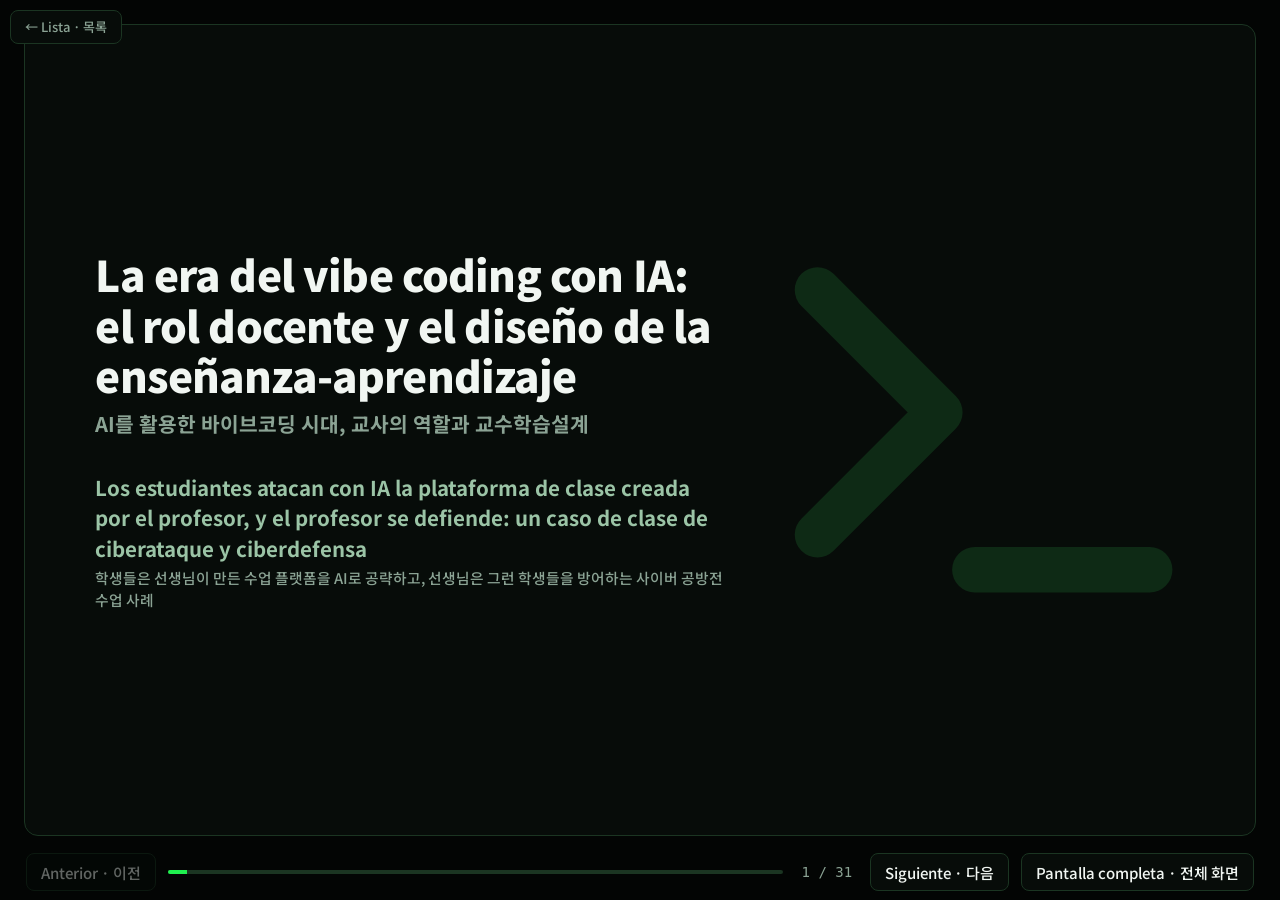
<file: vibecoding.html>
<!DOCTYPE html>
<html lang="es">
<head>
<meta charset="UTF-8">
<meta name="viewport" content="width=device-width, initial-scale=1, viewport-fit=cover">
<title>El rol docente en la era del vibe coding con IA</title>
<link rel="preconnect" href="https://fonts.googleapis.com">
<link rel="preconnect" href="https://fonts.gstatic.com" crossorigin>
<link href="https://fonts.googleapis.com/css2?family=Noto+Sans+KR:wght@400;500;700;900&display=swap" rel="stylesheet">
<style>
  :root {
    --page: #030504;
    --stage: #070C09;
    --card: #0D1810;
    --card-line: #1B3522;
    --ink: #F1F6F2;
    --muted: #8BA394;
    --label: #22C55E;
    --neon: #1FF04F;
    --neon-soft: #103D1C;
    --sage: #86AE92;
    --red: #FF4D6A;
    --red-soft: #3A1119;
    --orange: #F58A3A;
    --yellow: #FFC21A;
    --blue: #5EA6F7;
    --font: "Noto Sans KR", "Apple SD Gothic Neo", "Malgun Gothic", "Segoe UI", sans-serif;
    --mono: ui-monospace, "SF Mono", Menlo, Consolas, monospace;
    color-scheme: dark;
  }
  *, *::before, *::after { box-sizing: border-box; }
  html { height: 100%; }
  body {
    margin: 0;
    height: 100%;
    background: var(--page);
    color: var(--ink);
    font-family: var(--font);
    font-size: 16px;
    line-height: 1.5;
    overflow: hidden;
  }
  h1, h2, h3, p, ul, ol { margin: 0; }

  /* Korean line under the Spanish text */
  .ko {
    display: block;
    margin-top: .2em;
    font-size: .72em;
    font-weight: 500;
    color: var(--muted);
    font-style: normal;
    letter-spacing: 0;
    word-break: keep-all;
  }
  .say .ko, .hl .ko, .tint .ko { color: inherit; opacity: .62; }

  /* Deck frame */
  .deck { position: relative; height: 100%; padding: clamp(8px, 2vw, 24px); padding-bottom: 64px; }
  .stage {
    position: relative; height: 100%;
    background: var(--stage);
    border: 1px solid var(--card-line);
    border-radius: 14px;
    overflow: hidden;
  }
  .slide {
    position: absolute; inset: 0;
    display: none; flex-direction: column;
    padding: clamp(24px, 5.5vh, 64px) clamp(28px, 5.5vw, 80px);
    overflow-y: auto;
  }
  .slide.active { display: flex; animation: fade .28s ease-out; }
  @keyframes fade { from { opacity: 0; } to { opacity: 1; } }
  .inner { width: 100%; max-width: 1180px; margin: auto; }

  .label { font-size: clamp(13px, 1.2vw, 16px); font-weight: 700; color: var(--label); margin-bottom: clamp(8px, 1.4vh, 16px); }
  .label .ko { display: inline; margin: 0 0 0 .6em; font-size: .9em; }
  h2 { font-size: clamp(24px, 3.4vw, 46px); font-weight: 900; line-height: 1.25; letter-spacing: -0.02em; }
  h2 .ko { font-size: .5em; font-weight: 700; margin-top: .35em; }
  .sub { margin-top: clamp(10px, 1.6vh, 18px); font-size: clamp(16px, 1.7vw, 23px); font-weight: 700; }
  .gap { margin-top: clamp(18px, 3.6vh, 44px); }

  /* Text lines */
  .lines { display: flex; flex-direction: column; gap: clamp(14px, 2.6vh, 28px); font-size: clamp(17px, 1.9vw, 26px); font-weight: 700; }
  .lines.sm { font-size: clamp(15px, 1.55vw, 21px); gap: clamp(10px, 2vh, 20px); }
  .bullets { list-style: none; padding: 0; display: flex; flex-direction: column; gap: clamp(14px, 2.6vh, 26px); font-size: clamp(16px, 1.75vw, 24px); font-weight: 700; }
  .bullets li { position: relative; padding-left: 1.4em; }
  .bullets li::before { content: "▸"; position: absolute; left: 0; color: var(--neon); font-size: .8em; top: .15em; }
  .bullets.dot li::before { content: ""; width: .42em; height: .42em; border-radius: 50%; background: var(--neon); top: .45em; }
  .say { font-style: italic; }
  .who { font-style: normal; font-weight: 900; margin-right: .35em; }
  .c-sage { color: var(--sage); }
  .c-red { color: var(--red); }
  .c-orange { color: var(--orange); }
  .c-yellow { color: var(--yellow); }
  .c-neon { color: var(--neon); }
  .c-blue { color: var(--blue); }
  .big { font-size: clamp(20px, 2.4vw, 34px); }

  /* Icons */
  .ic { width: 1em; height: 1em; fill: none; stroke: currentColor; stroke-width: 2.2; stroke-linecap: round; stroke-linejoin: round; }
  .badge {
    flex-shrink: 0;
    width: clamp(48px, 5vw, 72px); height: clamp(48px, 5vw, 72px);
    border-radius: 50%;
    display: grid; place-items: center;
    background: var(--neon-soft); color: var(--neon);
    font-size: clamp(24px, 2.6vw, 36px);
  }
  .badge.red { background: var(--red-soft); color: var(--red); }

  /* Section divider */
  .divider { text-align: center; display: flex; flex-direction: column; align-items: center; gap: clamp(20px, 5vh, 56px); }
  .divider .badge { width: clamp(96px, 9vw, 150px); height: clamp(96px, 9vw, 150px); font-size: clamp(48px, 4.6vw, 76px); }
  .divider h2 { font-size: clamp(32px, 4.4vw, 60px); }

  /* Title slide */
  .title-wrap { display: grid; grid-template-columns: minmax(0, 1.5fr) minmax(0, 1fr); align-items: center; gap: 40px; }
  .title-wrap h1 { font-size: clamp(28px, 3.3vw, 50px); font-weight: 900; line-height: 1.2; letter-spacing: -0.02em; }
  .title-wrap h1 .ko { font-size: .48em; font-weight: 700; margin-top: .5em; }
  .title-wrap .lead { margin-top: clamp(22px, 4vh, 44px); color: #9BC4A6; font-size: clamp(16px, 1.6vw, 22px); font-weight: 700; }
  .prompt-mark { color: #0E2A15; width: 100%; max-width: 420px; justify-self: center; }

  /* Cards */
  .card {
    background: var(--card);
    border: 1px solid var(--card-line);
    border-radius: 12px;
    padding: clamp(18px, 2.4vw, 34px);
  }
  .cards { display: grid; gap: clamp(14px, 2vw, 28px); }
  .cols-2 { grid-template-columns: repeat(2, minmax(0, 1fr)); }
  .cols-3 { grid-template-columns: repeat(3, minmax(0, 1fr)); }
  .card h3 { font-size: clamp(18px, 1.8vw, 26px); font-weight: 900; margin-top: clamp(14px, 2.4vh, 26px); }
  .card p { margin-top: clamp(10px, 2vh, 22px); color: var(--muted); font-size: clamp(14px, 1.35vw, 19px); font-weight: 700; }
  .card p .ko { color: inherit; opacity: .8; }
  .card.row { display: flex; align-items: center; gap: clamp(14px, 1.6vw, 22px); }
  .card.row h3 { margin: 0; font-size: clamp(16px, 1.55vw, 22px); }

  /* Dialogue box */
  .talk { background: var(--card); border: 1px solid var(--card-line); border-radius: 12px; padding: clamp(18px, 2.6vw, 36px); display: flex; flex-direction: column; gap: clamp(12px, 2vh, 22px); font-size: clamp(18px, 2vw, 30px); font-weight: 900; }

  /* Seat list + grid (slide 4) */
  .split { display: grid; grid-template-columns: minmax(0, 1fr) minmax(0, 1.05fr); gap: clamp(24px, 3.5vw, 56px); align-items: center; }
  .feat { list-style: none; padding: 0; display: flex; flex-direction: column; gap: clamp(12px, 2.2vh, 24px); }
  .feat li { display: flex; align-items: center; gap: 16px; font-size: clamp(15px, 1.5vw, 21px); font-weight: 700; }
  .feat .badge { width: clamp(42px, 4vw, 60px); height: clamp(42px, 4vw, 60px); font-size: clamp(22px, 2vw, 30px); }
  .feat a { color: var(--blue); overflow-wrap: anywhere; }
  .seats { background: var(--card); border: 1px solid var(--card-line); border-radius: 12px; padding: clamp(14px, 2vw, 28px); }
  .seats .cap { color: var(--label); font-size: clamp(12px, 1.1vw, 15px); letter-spacing: .04em; margin-bottom: 12px; }
  .seat-grid { display: grid; grid-template-columns: repeat(13, minmax(0, 1fr)); gap: clamp(3px, .45vw, 7px); }
  .seat-grid i { aspect-ratio: 1; border-radius: 3px; border: 1px solid #1E8A3A; background: #07120A; }

  /* Horizontal flow (slide 9) */
  .flow { display: flex; align-items: stretch; gap: clamp(6px, 1vw, 14px); }
  .flow .card { flex: 1; min-width: 0; text-align: center; display: flex; flex-direction: column; align-items: center; padding: clamp(16px, 1.8vw, 28px) clamp(10px, 1.2vw, 18px); }
  .flow .card h3 { font-size: clamp(15px, 1.4vw, 20px); }
  .flow .card p { font-size: clamp(13px, 1.15vw, 16px); }
  .flow .card.danger { background: var(--red-soft); border-color: #5A1B27; }
  .flow .card.danger .badge { background: transparent; color: var(--red); }
  .flow .arr { align-self: center; color: var(--neon); font-size: clamp(18px, 2vw, 28px); }

  /* Prompt boxes */
  .prompt { background: #09130C; border: 1px solid var(--card-line); border-radius: 10px; padding: clamp(14px, 2vw, 26px); }
  .prompt .tag { color: var(--muted); font-weight: 900; font-size: clamp(14px, 1.3vw, 18px); margin-bottom: 10px; }
  .prompt .tag .ko { display: inline; margin-left: .5em; }
  .prompt p { font-size: clamp(15px, 1.5vw, 21px); font-weight: 700; }
  .prompt p + p { margin-top: 12px; }
  .result { display: flex; align-items: center; gap: 16px; margin-top: clamp(16px, 3vh, 34px); font-size: clamp(16px, 1.6vw, 22px); font-weight: 700; }

  /* Paths to the DB (slide 13) */
  .paths { display: grid; grid-template-columns: minmax(0, 1.2fr) auto minmax(0, 1fr); gap: clamp(10px, 1.6vw, 24px); align-items: center; margin-top: clamp(20px, 3.6vh, 40px); }
  .paths .left { display: flex; flex-direction: column; gap: 12px; }
  .pill { border-radius: 8px; padding: 12px 18px; font-weight: 700; font-size: clamp(14px, 1.4vw, 20px); border: 2px solid; }
  .pill.no { border-color: var(--red); background: var(--red-soft); color: var(--red); }
  .pill.yes { border-color: var(--neon); background: var(--neon-soft); color: var(--neon); }
  .paths .mid { color: var(--neon); font-size: clamp(26px, 3vw, 44px); font-weight: 900; }
  .paths .db { display: flex; align-items: center; gap: 16px; font-size: clamp(17px, 1.8vw, 26px); font-weight: 900; }

  /* Big highlight box */
  .hl { background: var(--card); border: 1px solid var(--card-line); border-radius: 12px; padding: clamp(22px, 3.4vw, 50px); text-align: center; }
  .hl .badge { margin: 0 auto clamp(14px, 2.4vh, 26px); }
  .hl .headline { font-size: clamp(22px, 2.8vw, 40px); font-weight: 900; color: var(--yellow); }
  .hl .note { margin-top: clamp(12px, 2vh, 22px); font-size: clamp(15px, 1.6vw, 22px); font-weight: 700; color: #8BD96A; }
  .hl.row { display: flex; align-items: center; gap: clamp(18px, 3vw, 44px); text-align: left; }
  .hl.row .badge { margin: 0; width: clamp(80px, 8vw, 130px); height: clamp(80px, 8vw, 130px); font-size: clamp(42px, 4.2vw, 68px); }
  .hl.row .headline { color: var(--ink); }
  .hl.row .note { color: var(--muted); }
  .banner { background: #0F4A1E; border-radius: 6px; padding: clamp(16px, 2.4vw, 30px); text-align: center; color: var(--neon); font-style: italic; font-weight: 900; font-size: clamp(16px, 1.8vw, 25px); }
  .banner .ko { color: inherit; opacity: .7; }
  .tint { background: var(--card); border-radius: 6px; padding: clamp(18px, 2.6vw, 34px); }

  /* Vertical steps (slide 22) */
  .steps { display: flex; flex-direction: column; align-items: center; max-width: 820px; margin: clamp(20px, 4vh, 44px) auto 0; }
  .steps .card { width: 100%; text-align: center; padding: clamp(12px, 1.8vh, 20px) 20px; font-size: clamp(15px, 1.6vw, 22px); font-weight: 700; }
  .steps .card.win { background: #0F4A1E; border: 2px solid var(--neon); color: var(--neon); font-weight: 900; }
  .steps .card.win .ko { color: inherit; opacity: .7; }
  .steps .down { color: var(--neon); line-height: 1; padding: 4px 0; }

  /* Cycle (slide 25) */
  .cycle-wrap { display: grid; grid-template-columns: minmax(0, 1.25fr) minmax(0, 1fr); gap: clamp(20px, 3vw, 48px); align-items: center; }
  .cycle { position: relative; width: 100%; max-width: 440px; aspect-ratio: 1; justify-self: center; }
  .cycle svg.lines-bg { position: absolute; inset: 0; width: 100%; height: 100%; }
  .node { position: absolute; transform: translate(-50%, -50%); display: flex; flex-direction: column; align-items: center; text-align: center; width: 46%; font-size: clamp(13px, 1.25vw, 17px); font-weight: 700; }
  .node .badge { margin-bottom: 6px; }
  .node .ko { font-size: .82em; }

  /* H-A-H and 4P reflection slides */
  .dense h2 { font-size: clamp(22px, 2.6vw, 36px); }
  .round { margin-top: clamp(14px, 2.4vh, 26px); }
  .round h3 { font-size: clamp(16px, 1.6vw, 22px); font-weight: 900; }
  .round h3 .ko { display: inline; margin-left: .6em; }
  .chain { margin-top: 6px; font-size: clamp(14px, 1.3vw, 18px); font-weight: 700; }
  .chain b { font-weight: 900; }
  .chain .h1 { color: var(--red); }
  .chain .a { color: var(--neon); }
  .chain .h2 { color: var(--yellow); }
  .chain .ar { color: var(--neon); margin: 0 .3em; }
  .reply { margin-top: 4px; color: var(--muted); font-size: clamp(13px, 1.2vw, 16px); font-weight: 700; }
  .sum { margin-top: clamp(16px, 3vh, 30px); color: var(--yellow); font-weight: 900; font-size: clamp(14px, 1.35vw, 19px); }
  .p4 { display: grid; grid-template-columns: repeat(2, minmax(0, 1fr)); gap: clamp(14px, 2vw, 28px); margin-top: clamp(18px, 3vh, 32px); }
  .p4 h3 { font-size: clamp(17px, 1.75vw, 25px); font-weight: 900; }
  .p4 h3 .ko { display: inline; margin-left: .5em; font-size: .75em; }
  .p4 p { margin-top: 8px; font-size: clamp(13px, 1.2vw, 17px); font-weight: 500; }
  .p4 p .ko { font-size: .92em; }

  .quote { margin-top: clamp(26px, 5vh, 60px); text-align: center; color: var(--neon); font-style: italic; font-weight: 900; font-size: clamp(16px, 1.8vw, 25px); }
  .quote .ko { color: inherit; opacity: .65; }

  .photo { width: 100%; height: auto; border-radius: 10px; display: block; }

  /* Home link and controls */
  .home-link {
    position: fixed;
    top: calc(env(safe-area-inset-top, 0px) + 10px);
    left: calc(env(safe-area-inset-left, 0px) + 10px);
    z-index: 10;
    padding: 6px 14px; border-radius: 8px;
    background: var(--stage); border: 1px solid var(--card-line);
    color: var(--muted); font-size: 13px; font-weight: 500; text-decoration: none;
  }
  .home-link:hover { border-color: var(--neon); color: var(--ink); }
  .ctl {
    position: fixed; left: 0; right: 0;
    bottom: env(safe-area-inset-bottom, 0px);
    height: 56px;
    display: flex; align-items: center; gap: 12px;
    padding: 0 clamp(12px, 2vw, 28px);
  }
  .ctl button, .ctl a {
    font-family: var(--font);
    background: var(--stage); color: var(--ink);
    border: 1px solid var(--card-line); border-radius: 8px;
    height: 38px; min-width: 44px; padding: 0 14px;
    font-size: 15px; font-weight: 500;
    cursor: pointer; white-space: nowrap; text-decoration: none;
    display: inline-flex; align-items: center;
  }
  .ctl button:hover:not(:disabled), .ctl a:hover { border-color: var(--neon); }
  .ctl button:disabled { opacity: .4; cursor: default; }
  .ctl :focus-visible, .home-link:focus-visible, .feat a:focus-visible { outline: 3px solid var(--yellow); outline-offset: 2px; }
  .bar { flex: 1; height: 4px; background: var(--card-line); border-radius: 2px; overflow: hidden; }
  .bar i { display: block; height: 100%; width: 0; background: var(--neon); transition: width .25s ease; }
  .count { font-family: var(--mono); font-size: 14px; color: var(--muted); min-width: 4.5em; text-align: center; }

  @media (max-width: 820px) {
    .title-wrap, .split, .cols-2, .cols-3, .cycle-wrap, .p4 { grid-template-columns: minmax(0, 1fr); }
    .prompt-mark { display: none; }
    .flow { flex-direction: column; }
    .flow .arr { transform: rotate(90deg); }
    .paths { grid-template-columns: minmax(0, 1fr); }
    .paths .mid { transform: rotate(90deg); justify-self: center; }
    .hl.row { flex-direction: column; text-align: center; }
    .slide { padding-top: 52px; }
    .inner { margin: 0 auto; }
    .ctl { gap: 8px; }
    .ctl button, .ctl a { font-size: 13px; padding: 0 10px; }
    .bar, .ctl .opt { display: none; }
  }
  @media (prefers-reduced-motion: reduce) {
    .slide.active { animation: none; }
    .bar i { transition: none; }
  }
</style>
</head>
<body>
<svg width="0" height="0" style="position:absolute" aria-hidden="true">
  <symbol id="i-code" viewBox="0 0 24 24"><path d="m18 16 4-4-4-4"/><path d="m6 8-4 4 4 4"/><path d="m14.5 4-5 16"/></symbol>
  <symbol id="i-shield" viewBox="0 0 24 24"><path d="M20 13c0 5-3.5 7.5-7.7 9a1 1 0 0 1-.6 0C7.5 20.5 4 18 4 13V6a1 1 0 0 1 1-1c2 0 4.5-1.2 6.2-2.7a1.2 1.2 0 0 1 1.6 0C14.5 3.8 17 5 19 5a1 1 0 0 1 1 1z"/><path d="M12 2.5v19"/></symbol>
  <symbol id="i-bulb" viewBox="0 0 24 24"><path d="M15 14c.2-1 .7-1.7 1.5-2.5 1-.9 1.5-2.2 1.5-3.5A6 6 0 0 0 6 8c0 1 .2 2.2 1.5 3.5.7.7 1.3 1.5 1.5 2.5"/><path d="M9 18h6"/><path d="M10 22h4"/></symbol>
  <symbol id="i-clock" viewBox="0 0 24 24"><circle cx="12" cy="12" r="10"/><path d="M12 6v6l4 2"/></symbol>
  <symbol id="i-click" viewBox="0 0 24 24"><path d="m9 9 5 12 1.8-5.2L21 14Z"/><path d="M7.2 2.2 8 5.1"/><path d="m5.1 8-2.9-.8"/><path d="M14 4.1 12 6"/><path d="m6 12-1.9 2"/></symbol>
  <symbol id="i-copy" viewBox="0 0 24 24"><rect width="14" height="14" x="8" y="8" rx="2"/><path d="M4 16c-1.1 0-2-.9-2-2V4c0-1.1.9-2 2-2h10c1.1 0 2 .9 2 2"/></symbol>
  <symbol id="i-unlock" viewBox="0 0 24 24"><rect width="18" height="11" x="3" y="11" rx="2"/><path d="M7 11V7a5 5 0 0 1 9.9-1"/></symbol>
  <symbol id="i-eye" viewBox="0 0 24 24"><path d="M2 12s3-7 10-7 10 7 10 7-3 7-10 7-10-7-10-7Z"/><circle cx="12" cy="12" r="3"/></symbol>
  <symbol id="i-key" viewBox="0 0 24 24"><circle cx="7.5" cy="15.5" r="5.5"/><path d="m21 2-9.6 9.6"/><path d="m15.5 7.5 3 3L22 7l-3-3"/></symbol>
  <symbol id="i-db" viewBox="0 0 24 24"><ellipse cx="12" cy="5" rx="9" ry="3"/><path d="M3 5v14a9 3 0 0 0 18 0V5"/><path d="M3 12a9 3 0 0 0 18 0"/></symbol>
  <symbol id="i-server" viewBox="0 0 24 24"><rect width="20" height="8" x="2" y="2" rx="2"/><rect width="20" height="8" x="2" y="14" rx="2"/><path d="M6 6h.01"/><path d="M6 18h.01"/></symbol>
  <symbol id="i-gauge" viewBox="0 0 24 24"><path d="m12 14 4-4"/><path d="M3.3 19a10 10 0 1 1 17.4 0"/></symbol>
  <symbol id="i-search" viewBox="0 0 24 24"><circle cx="11" cy="11" r="8"/><path d="m21 21-4.3-4.3"/></symbol>
  <symbol id="i-user-plus" viewBox="0 0 24 24"><path d="M16 21v-2a4 4 0 0 0-4-4H6a4 4 0 0 0-4 4v2"/><circle cx="9" cy="7" r="4"/><path d="M19 8v6"/><path d="M22 11h-6"/></symbol>
  <symbol id="i-layers" viewBox="0 0 24 24"><path d="m12 2 10 5-10 5L2 7z"/><path d="m2 17 10 5 10-5"/><path d="m2 12 10 5 10-5"/></symbol>
  <symbol id="i-terminal" viewBox="0 0 24 24"><path d="m4 17 6-6-6-6"/><path d="M12 19h8"/></symbol>
  <symbol id="i-trophy" viewBox="0 0 24 24"><path d="M6 9H4.5a2.5 2.5 0 0 1 0-5H6"/><path d="M18 9h1.5a2.5 2.5 0 0 0 0-5H18"/><path d="M4 22h16"/><path d="M10 14.7V17c0 .6-.5 1-1 1.2C7.9 18.8 7 20.2 7 22"/><path d="M14 14.7V17c0 .6.5 1 1 1.2 1.1.6 2 2 2 3.8"/><path d="M18 2H6v7a6 6 0 0 0 12 0V2Z"/></symbol>
  <symbol id="i-zap" viewBox="0 0 24 24"><path d="M13 2 3 14h9l-1 8 10-12h-9l1-8z"/></symbol>
  <symbol id="i-seat" viewBox="0 0 24 24"><path d="M7 11V5a2 2 0 0 1 2-2h6a2 2 0 0 1 2 2v6"/><path d="M4 11h16v4H4z"/><path d="M6 15v6"/><path d="M18 15v6"/></symbol>
</svg>

<a class="home-link" href="index.html">← Lista · 목록</a>

<main class="deck">
  <div class="stage" id="stage">

    <!-- 1. Portada -->
    <section class="slide" aria-label="Portada">
      <div class="inner title-wrap">
        <div>
          <h1>La era del vibe coding con IA:<br>el rol docente y el diseño de la enseñanza-aprendizaje
            <span class="ko">AI를 활용한 바이브코딩 시대, 교사의 역할과 교수학습설계</span></h1>
          <p class="lead">Los estudiantes atacan con IA la plataforma de clase creada por el profesor,
            y el profesor se defiende: un caso de clase de ciberataque y ciberdefensa
            <span class="ko">학생들은 선생님이 만든 수업 플랫폼을 AI로 공략하고, 선생님은 그런 학생들을 방어하는 사이버 공방전 수업 사례</span></p>
        </div>
        <svg class="prompt-mark" viewBox="0 0 24 24" aria-hidden="true" style="fill:none;stroke:currentColor;stroke-width:2.6;stroke-linecap:round;stroke-linejoin:round"><path d="m3 18 7-7-7-7"/><path d="M12 20h10"/></svg>
      </div>
    </section>

    <!-- 2. Sección: diseño -->
    <section class="slide" aria-label="Diseño de la clase">
      <div class="inner divider">
        <span class="badge"><svg class="ic"><use href="#i-code"/></svg></span>
        <h2>Diseño de la clase<span class="ko">수업 설계</span></h2>
      </div>
    </section>

    <!-- 3 -->
    <section class="slide" aria-label="La clase planeada">
      <div class="inner">
        <p class="label">Diseño de la clase<span class="ko">수업 설계</span></p>
        <h2>La clase que planeé al principio<span class="ko">초기에 기획했던 수업</span></h2>
        <ul class="bullets dot gap">
          <li>Que los estudiantes crearan programas de automatización con vibe coding
            <span class="ko">바이브 코딩을 이용해서 학생들이 자동화 프로그램 만들도록 하는 것</span></li>
          <li>Algo sencillo: programas que mueven el mouse o manejan un sitio web automáticamente
            <span class="ko">마우스를 대신 움직여주거나, 웹사이트 자동으로 조작해주는 프로그램을 만드는 정도</span></li>
          <li>A la IA: [ Voy a dar esta clase; créame un sitio web adecuado ]
            <span class="ko">AI에게 [ 이런 수업을 할 꺼니까 적당한 사이트 만들어줘 ]</span></li>
        </ul>
      </div>
    </section>

    <!-- 4 -->
    <section class="slide" aria-label="Booking 1000 Seats Competition">
      <div class="inner">
        <p class="label">Diseño de la clase<span class="ko">수업 설계</span></p>
        <h2>Booking 1000 Seats Competition</h2>
        <div class="split gap">
          <ul class="feat">
            <li><span class="badge"><svg class="ic"><use href="#i-seat"/></svg></span>
              <span>Al hacer clic en un asiento libre, aparece un cuadro para escribir el nombre<span class="ko">빈 좌석을 클릭하면 이름 입력창이 뜬다</span></span></li>
            <li><span class="badge"><svg class="ic"><use href="#i-seat"/></svg></span>
              <span>Al escribir el nombre, ese asiento queda reservado<span class="ko">이름을 입력하면 그 자리가 예매된다</span></span></li>
            <li><span class="badge"><svg class="ic"><use href="#i-seat"/></svg></span>
              <span>Competencia en tiempo real: la tabla de clasificación muestra quién reservó más<span class="ko">누가 가장 많이 예매했는지 리더보드로 실시간 경쟁</span></span></li>
            <li><span class="badge"><svg class="ic"><use href="#i-seat"/></svg></span>
              <span>“IA, créalo”: hecho en un instante con vibe coding<span class="ko">AI야 만들어줘, 바이브코딩 딸깍으로 제작</span></span></li>
            <li><span class="badge"><svg class="ic"><use href="#i-seat"/></svg></span>
              <a href="https://macro-classroom.shk-8b6.workers.dev/" target="_blank" rel="noopener">macro-classroom.shk-8b6.workers.dev</a></li>
          </ul>
          <div class="seats" aria-hidden="true">
            <p class="cap">BOOKING 1000 SEATS</p>
            <div class="seat-grid" id="seat-grid"></div>
          </div>
        </div>
      </div>
    </section>

    <!-- 5 -->
    <section class="slide" aria-label="Cómo se desarrolló la clase">
      <div class="inner">
        <p class="label">Diseño de la clase<span class="ko">수업 설계</span></p>
        <h2>Cómo se desarrolló la clase Booking 1000 Seats Competition<span class="ko">Booking 1000 Seats Competition 수업 진행</span></h2>
        <div class="lines gap">
          <p>Mostré a los estudiantes un programa de automatización en Python que había preparado
            <span class="ko">미리 준비해 놓은 파이썬 자동화 프로그램을 학생들에게 공개</span></p>
          <p>“Ahora enséñenle esto a la IA y hagan que cree un programa de automatización más rápido”
            <span class="ko">자 이제 너희들이 이걸 AI에게 학습시켜서 알아서 빠른 자동화 프로그램을 만들어보거라</span></p>
          <p>“Luego competiremos para ver quién reserva más y más rápido”
            <span class="ko">이따가 누가 더 예매 빠르게 많이 하는지 시합해보자</span></p>
        </div>
      </div>
    </section>

    <!-- 6 -->
    <section class="slide" aria-label="Al principio">
      <div class="inner">
        <p class="label">Al principio<span class="ko">초반 풍경</span></p>
        <h2>Al principio todo salió como esperaba<span class="ko">초반에는 의도대로 흘러감</span></h2>
        <p class="sub">Al principio hubo muchos errores típicos de estudiantes<span class="ko">초반에는 학생들이 할만한 실수들이 많이 나왔음</span></p>
        <div class="cards cols-3 gap">
          <div class="card">
            <span class="badge"><svg class="ic"><use href="#i-clock"/></svg></span>
            <h3>Tiempo de espera demasiado corto<span class="ko">너무 짧은 대기시간</span></h3>
            <p>La reserva fallaba sin tiempo ni para escribir el nombre<span class="ko">이름을 입력할 시간도 없이 예매 실패</span></p>
          </div>
          <div class="card">
            <span class="badge"><svg class="ic"><use href="#i-click"/></svg></span>
            <h3>Clic en el lugar equivocado<span class="ko">엉뚱한 곳 클릭</span></h3>
            <p>Hacían clic donde no había asiento libre y fallaban una y otra vez<span class="ko">빈 좌석이 아닌 곳을 눌러 계속 실패</span></p>
          </div>
          <div class="card">
            <span class="badge"><svg class="ic"><use href="#i-copy"/></svg></span>
            <h3>100 navegadores a la vez<span class="ko">브라우저 100개 동시 실행</span></h3>
            <p>Abrirlos era automático; cerrarlos, a mano todo el día<span class="ko">여는 건 자동, 닫는 건 하루 종일 수동</span></p>
          </div>
        </div>
      </div>
    </section>

    <!-- 7 -->
    <section class="slide" aria-label="Estudiantes que buscan otros caminos">
      <div class="inner">
        <p class="label">Comienza la batalla<span class="ko">공방전 시작</span></p>
        <h2>Estudiantes que empiezan a buscar otros caminos<span class="ko">슬슬 다른 방법을 찾는 학생들</span></h2>
        <div class="cards cols-2 gap">
          <div class="card">
            <div class="card row" style="padding:0;border:0;background:none">
              <span class="badge red"><svg class="ic"><use href="#i-unlock"/></svg></span>
              <h3>En cierto momento, la reserva empezaba aunque yo había pulsado STOP<span class="ko">어느 순간부터 STOP을 눌렀는데 예매가 시작</span></h3>
            </div>
            <p>Yo había bloqueado la reserva, pero apareció un estudiante que la rompía y la forzaba a empezar<span class="ko">분명 예매를 잠가놨는데, 그걸 뚫고 강제로 예매를 시작하는 학생 등장</span></p>
          </div>
          <div class="card">
            <div class="card row" style="padding:0;border:0;background:none">
              <span class="badge red"><svg class="ic"><use href="#i-copy"/></svg></span>
              <h3>Sobrescriben el asiento de otro<span class="ko">남의 좌석을 덮어쓴다</span></h3>
            </div>
            <p>Ponían su propio nombre en un asiento que otro estudiante ya había reservado<span class="ko">이미 다른 학생이 예매한 자리를 자신의 이름으로 덮어써 버림</span></p>
          </div>
        </div>
        <p class="sub" style="margin-top:clamp(18px,3.4vh,36px)">Los estudiantes empezaron a analizar con IA las vulnerabilidades del sitio<span class="ko">학생들이 AI로 사이트의 취약점을 분석하기 시작</span></p>
        <div class="talk" style="margin-top:clamp(12px,2vh,20px)">
          <p class="say"><span class="who">Profe:</span>¿Qué es esto? ¿Cómo lo hicieron?<span class="ko">정보쌤 : 이거 뭐냐, 이거 어떻게 했냐?</span></p>
          <p class="say c-neon"><span class="who">Estudiantes:</span>¡Hackeamos su sitio, profe!<span class="ko">학생들 : 선생님 사이트 해킹했다</span></p>
        </div>
      </div>
    </section>

    <!-- 8. Sección: batalla -->
    <section class="slide" aria-label="Comienza la batalla">
      <div class="inner divider">
        <span class="badge"><svg class="ic"><use href="#i-shield"/></svg></span>
        <h2>Comienza la batalla<span class="ko">공방전 시작</span></h2>
      </div>
    </section>

    <!-- 9 -->
    <section class="slide" aria-label="Ronda 1: causa">
      <div class="inner">
        <p class="label">Ronda 1 · Causa<span class="ko">1라운드 · 원인</span></p>
        <h2>Causa: sitio hecho en un instante con IA y sin revisar<span class="ko">원인 : 사이트 제작을 AI 딸깍으로 만들고 검토 X</span></h2>
        <p class="sub">Los datos de conexión a la base de datos (API, URL) quedaron expuestos<span class="ko">데이터베이스 접속 정보(API, URL)이 그대로 노출</span></p>
        <div class="flow gap">
          <div class="card">
            <span class="badge"><svg class="ic"><use href="#i-eye"/></svg></span>
            <h3>Herramientas de desarrollo (F12)<span class="ko">F12 개발자 도구</span></h3>
            <p>Las solicitudes se ven tal cual en la pestaña Red<span class="ko">네트워크 탭에 요청이 그대로</span></p>
          </div>
          <span class="arr" aria-hidden="true">→</span>
          <div class="card">
            <span class="badge"><svg class="ic"><use href="#i-key"/></svg></span>
            <h3>Datos de conexión expuestos<span class="ko">데이터베이스 접속 정보 노출</span></h3>
            <p>La configuración de Firebase está tal cual en el código<span class="ko">Firebase 설정이 코드에 그대로</span></p>
          </div>
          <span class="arr" aria-hidden="true">→</span>
          <div class="card">
            <span class="badge"><svg class="ic"><use href="#i-unlock"/></svg></span>
            <h3>Reglas de acceso abiertas<span class="ko">데이터베이스 접근 규칙 개방상태</span></h3>
            <p>Cualquiera puede leer y escribir<span class="ko">누구나 읽고 쓸 수 있는 상태</span></p>
          </div>
          <span class="arr" aria-hidden="true">→</span>
          <div class="card danger">
            <span class="badge"><svg class="ic"><use href="#i-db"/></svg></span>
            <h3>Acceso directo a la BD<span class="ko">DB 직접 접근</span></h3>
            <p>El estudiante escribe directamente en la BD<span class="ko">학생이 DB에 곧장 기록</span></p>
          </div>
        </div>
        <div class="lines sm gap c-neon say">
          <p>Aunque los datos de conexión estaban expuestos, no pensé que estudiantes de secundaria pudieran aprovecharlos
            <span class="ko">데이터베이스 접속 정보가 노출되어 있더라도, 중학생들이 이걸 이용할 수 있을 거라고 생각하지 못함</span></p>
          <p>Ellos también usan IA, y subestimé su capacidad
            <span class="ko">학생들도 마찬가지로 AI를 돌리고 있는데, 능력을 과소평가</span></p>
        </div>
      </div>
    </section>

    <!-- 10 -->
    <section class="slide" aria-label="Ronda 1: defensa">
      <div class="inner">
        <p class="label">Ronda 1 · Defensa<span class="ko">1라운드 · 방어</span></p>
        <h2>Primera defensa: poner dos puertas<span class="ko">1차 방어 - 문을 두 개 달다</span></h2>
        <div class="cards cols-2 gap">
          <div class="card">
            <div class="prompt">
              <p class="tag">Prompt a la IA<span class="ko">AI 프롬프트</span></p>
              <p>Defiéndeme de los estudiantes que cambian todo a su antojo aunque pulsé STOP.<span class="ko">STOP 눌렀는데도 마음대로 바꾸는 학생들을 방어해줘.</span></p>
              <p class="c-neon">Haz que solo los usuarios con sesión iniciada y verificada puedan escribir datos.<span class="ko">로그인이 확인된 사용자만 데이터를 쓸 수 있도록 바꾸세요.</span></p>
            </div>
            <div class="result">
              <span class="badge"><svg class="ic"><use href="#i-key"/></svg></span>
              <span>Reforzar las reglas de acceso a la base de datos<span class="ko">데이터베이스 접근 규칙 강화</span></span>
            </div>
          </div>
          <div class="card">
            <div class="prompt">
              <p class="tag">Prompt a la IA<span class="ko">AI 프롬프트</span></p>
              <p>Defiéndeme del estudiante que sobrescribe los asientos que otros ya reservaron.<span class="ko">다른 학생이 예매한 자리를 덮어쓰는 학생을 방어해줘.</span></p>
              <p class="c-neon">Guarda solo después de comprobar que la reserva empezó y que el asiento no lo reservó otra persona.<span class="ko">예매가 시작됐는지, 이미 다른 사람이 예매한 자리는 아닌지 확인후 저장하세요.</span></p>
            </div>
            <div class="result">
              <span class="badge"><svg class="ic"><use href="#i-server"/></svg></span>
              <span>Un servidor intermedio que revisa cada solicitud<span class="ko">요청을 한 단계 검토해주는 중간서버</span></span>
            </div>
          </div>
        </div>
      </div>
    </section>

    <!-- 11 -->
    <section class="slide" aria-label="La defensa no funcionó">
      <div class="inner">
        <div class="lines">
          <p class="say c-sage big"><span class="who">Profe:</span>Chicos, inténtenlo otra vez. Ya lo bloqueé todo. Sus métodos ya no van a funcionar, ¿eh?
            <span class="ko">얘들아 다시 해보렴. 내가 다 막아놨다. 이젠 너네가 했던 방법 안먹힐걸?</span></p>
          <p class="say c-orange big"><span class="who">Estudiantes:</span>Pues sí funciona, jaja
            <span class="ko">되는데요 ㅋㅋ</span></p>
          <p class="c-red">Creí que la defensa había funcionado, pero los estudiantes seguían empezando la reserva a su antojo y sobrescribiendo los asientos de otros…
            <span class="ko">방어에 성공한 줄 알았으나, 학생들은 여전히 마음대로 예매를 시작하고 다른 사람이 예매한 자리를 덮어쓰기중…</span></p>
          <p class="big">Hice exactamente lo que me dijo la IA… ¿por qué no funcionó la defensa?
            <span class="ko">분명 AI가 알려주는데로 했는데 왜 방어가 안된걸까?</span></p>
        </div>
      </div>
    </section>

    <!-- 12 -->
    <section class="slide" aria-label="Ronda 2: causa">
      <div class="inner">
        <p class="label">Ronda 2 · Causa<span class="ko">2라운드 · 원인</span></p>
        <h2>En realidad, la solución que me dio la IA tenía huecos<span class="ko">사실 아까 AI에게 받은 해결책에는 허점이 존재</span></h2>
        <div class="lines gap">
          <div>
            <p class="c-blue">[ Haz que solo los usuarios con sesión verificada puedan escribir datos. ] <span class="c-orange">Hueco</span>
              <span class="ko">[ 로그인이 확인된 사용자만 데이터를 쓸 수 있도록 바꾸세요. ] 허점</span></p>
            <p class="c-orange" style="margin-top:12px">Creando una cuenta nueva y enviando solicitudes con ella, pasaban sin problema, porque registrarse todavía no estaba bloqueado
              <span class="ko">새 계정을 만들어서 그 계정으로 요청하면 그대로 통과 — 새로 가입하는 것 자체는 아직 막혀 있지 않았기 때문</span></p>
          </div>
          <div>
            <p class="c-blue">[ Guarda solo después de comprobar que la reserva empezó y que el asiento no lo reservó otra persona. ] <span class="c-orange">Hueco</span>
              <span class="ko">[ 예매가 시작됐는지, 이미 다른 사람이 예매한 자리는 아닌지 확인후 저장하세요. ] 허점</span></p>
            <p class="c-orange" style="margin-top:12px">Se dejó el camino original y solo se añadió uno nuevo que pasa por el servidor intermedio. Sin pasar por el servidor, por el camino original, se entraba igual
              <span class="ko">원래 있던 길은 그대로 두고, 검사하는 중간 서버로 가는 새 길만 하나 추가 — 중간 서버를 안 거치고 원래 길로 가면 그냥 통과</span></p>
          </div>
        </div>
      </div>
    </section>

    <!-- 13 -->
    <section class="slide" aria-label="Ronda 2: defensa">
      <div class="inner">
        <p class="label">Ronda 2 · Defensa<span class="ko">2라운드 · 방어</span></p>
        <h2>Segunda defensa: reducir todo a un solo camino<span class="ko">2차 방어 : 경로를 하나로 좁히다</span></h2>
        <div class="prompt gap">
          <p class="tag">Prompt a la IA<span class="ko">AI 프롬프트</span></p>
          <p>Lo hice como me dijiste y todavía no logro defenderme. Esta es mi situación: dime otras formas de defenderme.<span class="ko">너가 알려준 방법으로 했더니 아직 방어가 안되는데, 지금 내 상황이 이러한데 추가적인 방어 방법 알려줘.</span></p>
          <p class="c-neon">Bloquea por completo los registros nuevos en la BD y haz que el único camino a los datos sea el servidor intermedio.<span class="ko">DB 신규 가입을 완전 차단하고, 데이터에 접근하는 길을 중간서버 하나만 지나가게 하세요.</span></p>
        </div>
        <div class="paths">
          <div class="left">
            <div class="pill no">✕ Registro de usuarios nuevos<span class="ko">신규 회원가입</span></div>
            <div class="pill no">✕ Cuentas existentes sin permisos de admin<span class="ko">기존 비-admin 계정</span></div>
            <div class="pill yes">✓ Worker (secreto de admin)<span class="ko">Worker (admin 시크릿)</span></div>
          </div>
          <div class="mid" aria-hidden="true">→</div>
          <div class="card db">
            <span class="badge"><svg class="ic"><use href="#i-db"/></svg></span>
            <span>Firebase DB</span>
          </div>
        </div>
      </div>
    </section>

    <!-- 14 -->
    <section class="slide" aria-label="Defensa exitosa">
      <div class="inner">
        <div class="lines">
          <p class="say c-sage big"><span class="who">Profe:</span>Chicos, con este parche la seguridad del sitio subió. Ahora sí que no va a funcionar.
            <span class="ko">얘들아 지금 패치를 통해서 사이트의 보안수준이 올라갔다, 이제는 안통할 것이다.</span></p>
          <p class="c-red big">¡Uy! De verdad ya no funciona.<span class="ko">어! 진짜 안되네요.</span></p>
          <p class="c-red big">Tendremos que buscar otra forma.<span class="ko">다른 방법을 찾아야겠다.</span></p>
          <p class="gap">Defensa exitosa contra cambiar a su antojo el inicio de la reserva y sobrescribir las reservas de otros
            <span class="ko">예매 시작을 마음대로 바꾸는 기법과 다른 학생의 예매를 덮어쓰는 기법에 대한 방어 성공</span></p>
          <p>Pero poco después surgió otro problema<span class="ko">하지만 잠시 뒤 또 다른 문제발생</span></p>
        </div>
      </div>
    </section>

    <!-- 15 -->
    <section class="slide" aria-label="Ronda 3: ataque">
      <div class="inner">
        <p class="label">Ronda 3 · Ataque<span class="ko">3라운드 · 공략</span></p>
        <h2>Ronda 3: los estudiantes reservan demasiado rápido…<span class="ko">3라운드 학생들의 예매 속도가 너무나도 빠르다…</span></h2>
        <p class="sub c-yellow">En cuanto empezaba la reserva, los 1000 asientos se agotaban en pocos segundos<span class="ko">예매 시작과 동시에 1천개의 좌석이 몇 초 만에 순식간에 예매되는 문제 발생</span></p>
        <div class="lines gap">
          <p class="say c-sage big"><span class="who">Profe:</span>¿Cómo reservas todo a la vez? (de verdad no sabía cómo)<span class="ko">정보쌤 : 너 이거 어떻게 한번에 동시에 예매하냐? (진짜 방법 모름)</span></p>
          <p class="say c-red big"><span class="who">Estudiante:</span>Usé multihilos (multithreading)<span class="ko">학생 : 멀티쓰레드 썼는데요</span></p>
          <p class="say c-sage big"><span class="who">Profe:</span>¿Y tú sabes hacer eso?<span class="ko">정보쌤 : 너 그런 것도 할 줄 아니?</span></p>
          <p class="say c-red big"><span class="who">Estudiante:</span>Sí, me lo explica la IA<span class="ko">학생 : 네, AI가 알려주는데요</span></p>
        </div>
      </div>
    </section>

    <!-- 16 -->
    <section class="slide" aria-label="Ronda 3: método de los estudiantes">
      <div class="inner">
        <p class="label">Ronda 3 · Ataque<span class="ko">3라운드 · 공략</span></p>
        <p class="sub" style="font-size:clamp(18px,2.1vw,30px)">El método de los estudiantes: enviar la solicitud [reservar asiento] al servidor intermedio lo más rápido posible, una y otra vez
          <span class="ko">학생들의 공략법 : 중간서버에 [좌석예매] 요청을 최대한 빠르게 계속 반복</span></p>
        <div class="hl gap">
          <span class="badge"><svg class="ic"><use href="#i-code"/></svg></span>
          <p class="headline">Solicitudes masivas y simultáneas al servidor intermedio con multihilos en Python
            <span class="ko">Python 멀티스레드로 중간서버에 동시다발 요청</span></p>
          <p class="note">Aumenté los asientos de 1000 a 5000, pero igual se agotaban en segundos: aumentar los asientos no sirve de nada
            <span class="ko">좌석수를 1천개에서 5천개로 늘려보았으나 몇 초만에 예매되는건 동일 — 좌석수를 늘려도 의미가 없다</span></p>
        </div>
      </div>
    </section>

    <!-- 17 -->
    <section class="slide" aria-label="Un estudiante aún más rápido">
      <div class="inner">
        <div class="lines">
          <p class="say c-yellow big"><span class="who">Estudiante A:</span>Esto no es nada. El primer lugar es mío.<span class="ko">학생 A : 이거 별거 없네, 내가 일등 확정이다</span></p>
          <p class="say c-sage big"><span class="who">Profe:</span>Parece que sí, vas a ganar tú<span class="ko">정보쌤 : 그러네 너가 일등하겠다</span></p>
          <p class="big">Pensé que no habría un método más rápido que este<span class="ko">이 방법 보다는 빠른 방법은 없을 것이라 생각</span></p>
          <p class="say c-orange big"><span class="who">Estudiante B:</span>Profe, yo soy más rápido<span class="ko">학생B : 선생님, 제가 더 빠릅니다</span></p>
          <p class="big">Apareció un estudiante aún más rápido que el que usaba multihilos en Python<span class="ko">파이썬 멀티쓰레드를 쓰는 학생보다 더 빠른 속도의 학생 등장</span></p>
        </div>
      </div>
    </section>

    <!-- 18 -->
    <section class="slide" aria-label="Arranque en frío">
      <div class="inner">
        <div class="lines sm">
          <p class="say c-sage"><span class="who">Profe:</span>¡Vaya, de verdad eres más rápido! ¿Cómo lo hiciste?<span class="ko">정보쌤 : 와 진짜 너가 더 빠르네. 어떻게 했냐?</span></p>
          <p class="say c-orange"><span class="who">Estudiante B:</span>Los que usan Python tienen un retraso al empezar la reserva: el programa tarda en arrancar. Pero si envías las solicitudes con JavaScript directamente desde la consola del navegador, ese retraso es menor.
            <span class="ko">학생 B : 파이썬 쓰는 친구들은 처음에 예매 시작할 때 프로그램 켜지고 프로그램이 켜질때까지 딜레이가 있습니다. 하지만 브라우저 콘솔에서 바로 자바스크립트로 요청하면 이러한 딜레이가 적죠.</span></p>
          <p class="say c-sage"><span class="who">Profe:</span>¡Vaya! ¿Y cómo lo supiste?<span class="ko">정보쌤 : 와 그걸 어떻게 알았냐?</span></p>
          <p class="say c-orange"><span class="who">Estudiante B:</span>Le pregunté a la IA si había una forma más rápida que la de mi compañero, y me la explicó.
            <span class="ko">학생B : 옆에 친구보다 더 빠른 방법이 있겠냐고 AI에게 물어보니 알려주더라고요</span></p>
          <p class="big gap">Un estudiante que, sin darse cuenta, vivió de forma indirecta <span class="c-red">la importancia del arranque en frío (cold start)</span>
            <span class="ko">자신도 모르게 콜드 스타트 중요성을 간접적으로 체험한 학생</span></p>
        </div>
      </div>
    </section>

    <!-- 19 -->
    <section class="slide" aria-label="Pregunta a la IA">
      <div class="inner">
        <div class="lines">
          <p class="say c-sage">La clase que yo imaginaba era de programación de automatización en Python… y, sin darme cuenta, estoy en una ciberbatalla con mis estudiantes
            <span class="ko">내가 생각했던 수업은 파이썬 자동화 프로그래밍 수업인데 어쩌다 보니 학생들과 사이버 공방전을 하고 있네</span></p>
          <p class="say c-sage">Por cierto, íbamos a competir en reservas, pero unos pocos estudiantes acaparan todo y no hay competencia
            <span class="ko">그나저나 학생들과 예매 시합을 하기로 했는데 몇몇 학생들이 예매를 독점해버리니 경쟁이 안되네</span></p>
          <p class="say c-sage">¿Habrá alguna forma de impedir que los estudiantes que atacan el sitio acaparen las reservas?
            <span class="ko">이 사이트를 공략하는 학생들의 예매 독점을 막을 있는 방법이 있을까?</span></p>
          <p class="say c-red big"><span class="who">IA:</span>Limita el número de solicitudes que una IP puede enviar por segundo
            <span class="ko">AI : 한 IP에서 1초에 보낼 수 있는 요청 횟수를 제한하세요</span></p>
        </div>
      </div>
    </section>

    <!-- 20 -->
    <section class="slide" aria-label="Ronda 3: defensa">
      <div class="inner">
        <p class="label">Ronda 3 · Defensa<span class="ko">3라운드 · 방어</span></p>
        <h2>Tercera defensa: limitar la velocidad de las solicitudes<span class="ko">3차 방어 : 요청 속도를 제한하다</span></h2>
        <div class="hl row gap">
          <span class="badge"><svg class="ic"><use href="#i-gauge"/></svg></span>
          <div>
            <p class="headline">Cloudflare KV Rate Limit</p>
            <p class="note">Máximo de 100 solicitudes por segundo por IP<span class="ko">한 IP의 초당 요청 횟수를 100회로 제한</span></p>
          </div>
        </div>
        <p class="say c-sage big gap" style="font-weight:900">Ahora sí podremos competir de verdad<span class="ko">이제야 진짜 시합을 할 수 있겠군</span></p>
      </div>
    </section>

    <!-- 21 -->
    <section class="slide" aria-label="Falla la reserva">
      <div class="inner">
        <div class="lines sm">
          <p class="say c-sage">Ahora, ni con multihilos en Python ni con JS desde la consola del navegador podrán enviar mil solicitudes de golpe.
            <span class="ko">이제 파이썬 멀티쓰레드든, 브라우저 콘솔에서 JS로 요청하든 한번에 천개씩 요청하는건 안될 것이다.</span></p>
          <p class="say c-red">¿¡Eh!? De verdad no funciona. Tendremos que buscar otra forma de atacar.<span class="ko">어!? 진짜 안되네. 다른 방법을 공략해야겠다.</span></p>
          <p class="say c-sage">¿Empezamos la competencia?<span class="ko">이제 시합을 해볼까?</span></p>
          <p class="say c-red">Profe, pero desde hace rato la función de reserva del sitio no funciona.<span class="ko">선생님 그런데 아까부터 사이트에서 예매 기능 자체가 작동을 안합니다.</span></p>
        </div>
        <p class="gap" style="font-size:clamp(20px,2.6vw,38px);font-weight:900">Tras la tercera defensa, de repente la función de reserva del sitio empezó a fallar
          <span class="ko">3차 방어 이후 갑자기 사이트에서 예매 기능에서 오류 발생</span></p>
      </div>
    </section>

    <!-- 22 -->
    <section class="slide" aria-label="Desenlace">
      <div class="inner">
        <p class="label">Desenlace<span class="ko">결말</span></p>
        <h2>El límite de la tercera defensa: el plan gratuito tenía un tope diario<span class="ko">3차 방어의 한계 : 무료플랜에는 일일한도가 있었다.</span></h2>
        <div class="steps">
          <div class="card">Incluso después de la tercera defensa, los estudiantes no se rindieron y siguieron enviando solicitudes masivas<span class="ko">3차 방어 이후에도 학생들이 포기 하지 않고 계속 대량 요청</span></div>
          <div class="down" aria-hidden="true">↓</div>
          <div class="card">Se alcanzó el tope diario del plan gratuito de la función de límite por IP<span class="ko">IP당 요청횟수 제한 기능의 일일 무료 플랜 한도 도달</span></div>
          <div class="down" aria-hidden="true">↓</div>
          <div class="card">Para poder seguir con la clase, no hubo más remedio que quitar la tercera defensa<span class="ko">수업 진행을 위해 어쩔 수 없이 3차 방어방법 폐기</span></div>
          <div class="down" aria-hidden="true">↓</div>
          <div class="card win">Victoria de los estudiantes que usaron la IA para encontrar vulnerabilidades<span class="ko">AI를 활용해 취약점을 찾는 학생들의 승리</span></div>
        </div>
      </div>
    </section>

    <!-- 23. Sección: reflexiones -->
    <section class="slide" aria-label="Lo que aprendí">
      <div class="inner divider">
        <span class="badge"><svg class="ic"><use href="#i-bulb"/></svg></span>
        <h2>Lo que aprendí<span class="ko">느낀점</span></h2>
      </div>
    </section>

    <!-- 24 -->
    <section class="slide" aria-label="Conocimientos descubiertos">
      <div class="inner">
        <p class="label">Reflexión<span class="ko">되짚어보기</span></p>
        <h2>Conocimientos que los estudiantes descubrieron explorando por sí mismos<span class="ko">학생들이 스스로 탐구하면서 알아낸 지식들</span></h2>
        <div class="cards cols-3 gap">
          <div class="card row"><span class="badge"><svg class="ic"><use href="#i-search"/></svg></span><h3>Descubrir vulnerabilidades de un sitio web<span class="ko">웹 사이트의 취약점 발견</span></h3></div>
          <div class="card row"><span class="badge"><svg class="ic"><use href="#i-db"/></svg></span><h3>Acceso a la base de datos<span class="ko">DB에 접근</span></h3></div>
          <div class="card row"><span class="badge"><svg class="ic"><use href="#i-copy"/></svg></span><h3>Condición de carrera (Race Condition)<span class="ko">Race Condition</span></h3></div>
          <div class="card row"><span class="badge"><svg class="ic"><use href="#i-user-plus"/></svg></span><h3>Eludir la autenticación<span class="ko">인증 우회</span></h3></div>
          <div class="card row"><span class="badge"><svg class="ic"><use href="#i-layers"/></svg></span><h3>Multihilos (multithreading)<span class="ko">멀티쓰레딩</span></h3></div>
          <div class="card row"><span class="badge"><svg class="ic"><use href="#i-terminal"/></svg></span><h3>Usar JS en la consola del navegador<span class="ko">브라우저 콘솔에서 JS 사용</span></h3></div>
        </div>
        <p class="say c-neon big gap" style="font-weight:900">Nada de esto se lo enseñó el profesor: todo lo descubrieron ellos mismos conversando con la IA
          <span class="ko">이 중에서 선생님이 알려준 것은 하나도 없다 — 전부 AI와의 대화에서 스스로 발견</span></p>
      </div>
    </section>

    <!-- 25 -->
    <section class="slide" aria-label="Autoeficacia">
      <div class="inner">
        <p class="label">Sentido educativo<span class="ko">교육적 의미</span></p>
        <h2>La autoeficacia que generó la batalla<span class="ko">공방전이 만든 자기효능감</span></h2>
        <div class="cycle-wrap gap">
          <div class="lines sm">
            <p>El orgullo de haber vencido el sitio que creó el profesor<span class="ko">선생님이 만든 사이트를 자신이 공략했다는 성취감</span></p>
            <p>Las ganas de superar el reto cuando bloqueaban su método<span class="ko">자신의 사용한 공략법이 방어되었을 때 도전욕구</span></p>
            <p>Si un método no funcionaba, no se rendían y buscaban otro<span class="ko">공략법이 통하지 않으면 포기하지 않고 다른 방법 탐구</span></p>
            <p>Una experiencia divertida tanto para los estudiantes que atacaban como para el profesor que defendía<span class="ko">공략하는 학생들도, 방어하는 선생님도 재밌던 경험</span></p>
          </div>
          <div class="cycle" aria-label="Ciclo: el profesor bloquea, el estudiante lo supera, crece el logro y la motivación, buscan otro camino">
            <svg class="lines-bg" viewBox="0 0 100 100" aria-hidden="true"><path d="M50 14 L86 50 L50 86 L14 50 Z" fill="none" stroke="#22C55E" stroke-width=".5"/></svg>
            <div class="node" style="left:50%;top:14%"><span class="badge"><svg class="ic"><use href="#i-shield"/></svg></span>El profesor bloquea<span class="ko">선생님이 막는다</span></div>
            <div class="node" style="left:86%;top:50%"><span class="badge"><svg class="ic"><use href="#i-zap"/></svg></span>El estudiante lo supera<span class="ko">학생이 뚫는다</span></div>
            <div class="node" style="left:50%;top:86%"><span class="badge"><svg class="ic"><use href="#i-trophy"/></svg></span>Más logro y motivación ↑<span class="ko">성취감·의욕 ↑</span></div>
            <div class="node" style="left:14%;top:50%"><span class="badge"><svg class="ic"><use href="#i-search"/></svg></span>Buscan otro camino<span class="ko">다른 방법 탐색</span></div>
          </div>
        </div>
      </div>
    </section>

    <!-- 26 -->
    <section class="slide" aria-label="Aprendizaje con IA">
      <div class="inner">
        <h2>En las áreas tecnológicas, aprender junto con la IA produjo un aprendizaje muy potente<span class="ko">기술관련 분야에서 AI와 함께 학습 했을 때 강력한 학습효과 발생</span></h2>
        <div class="tint gap">
          <ul class="bullets">
            <li class="c-neon">Incluso estudiantes con poca programación o conocimientos técnicos analizaron la estructura del sistema preguntándole a la IA
              <span class="ko">코딩이나 전문적 지식이 부족한 학생도 AI에게 질문하며 시스템 구조를 분석</span></li>
            <li class="c-neon">Investigaron distintos métodos preguntándole a la IA: “¿Cómo puedo hacerlo más rápido?”
              <span class="ko">어떻게 하면 더 빠르게 할 수 있어? 라고 AI에 질문하며 다양한 방법 조사</span></li>
            <li class="c-yellow">Con la IA, incluso estudiantes de secundaria logran un nivel de acceso avanzado
              <span class="ko">AI와 함께라면 중학생들도 높은 수준의 접근 가능</span></li>
          </ul>
        </div>
        <div class="banner gap">Con la IA se puede reducir la brecha de competencias digitales y hacer clases mucho más variadas
          <span class="ko">AI를 활용하면 디지털역량의 격차를 줄일 수 있고 훨씬 다양한 수업이 가능</span></div>
      </div>
    </section>

    <!-- 27 -->
    <section class="slide" aria-label="El poder de la motivación">
      <div class="inner">
        <h2>El poder de la motivación: el orgullo de “lo logré yo”<span class="ko">동기의 힘 : 내가 해냈다는 성취감</span></h2>
        <ul class="bullets gap">
          <li class="c-neon">Los estudiantes mostraron mucha más concentración y creatividad que de costumbre
            <span class="ko">학생들이 평소보다 훨씬 높은 집중력과 창의력을 발휘</span></li>
          <li class="c-neon">Aunque fallaran, no se rendían y buscaban otros caminos por sí mismos
            <span class="ko">실패해도 포기하지 않고 다른 방법을 스스로 탐색</span></li>
          <li class="c-yellow">El orgullo de encontrar una vulnerabilidad y superarla → una fuerte motivación para aprender
            <span class="ko">내가 취약점을 발견해서 공략했다는 성취감 → 강력한 학습 동기로 연결</span></li>
        </ul>
        <p class="quote">“En una clase con IA, hay que diseñar la enseñanza para que los estudiantes exploren libremente con la IA y sientan logro en ese proceso”
          <span class="ko">“AI를 활용한 수업에서는 학생들이 AI를 활용해서 자유롭게 탐구할 수 있도록 하고 그 과정에서 성취감을 느낄 수 있는 교수학습과정 설계가 필요하다”</span></p>
      </div>
    </section>

    <!-- 28 -->
    <section class="slide" aria-label="El rol del docente">
      <div class="inner">
        <h2>El rol del docente en la era de la IA<span class="ko">AI 시대, 교사의 역할</span></h2>
        <ul class="bullets gap" style="font-size:clamp(15px,1.6vw,22px)">
          <li class="c-neon">En las áreas tecnológicas, y sobre todo en el vibe coding, con IA los resultados de los estudiantes superan lo esperado
            <span class="ko">기술 관련 분야, 특히 바이브 코딩 분야에서 AI를 활용하면 학생들의 성과가 기대이상</span></li>
          <li class="c-neon">La motivación influye más en el aprendizaje que las diferencias de conocimientos previos
            <span class="ko">기존에 얼마나 알고 있었나 같은 배경 지식의 차이보다 동기부여가 학습에 미치는 효과가 더 강력함</span></li>
          <li class="c-neon">Hace falta un “patio de juegos” de aprendizaje donde el estudiante encuentre y resuelva problemas por sí mismo y siga retándose
            <span class="ko">학생 스스로 문제를 찾고 해결하게 만들고 계속 도전할 수 있는 교수학습 운동장 필요</span></li>
          <li class="c-yellow">En esta época en la que todos usan IA y hacen vibe coding, el rol del docente no es solo transmitir conocimientos: es importante diseñar un patio de juegos de aprendizaje donde los estudiantes exploren, apliquen la tecnología y se reten libremente
            <span class="ko">모두가 AI를 활용하고 바이브코딩을 하는 지금 시대에서 교사의 역할은 지식 전달 뿐만 아니라 학생들이 자유롭게 기술을 탐구하고 적용하며, 도전할 수 있는 교수학습설계 운동장을 설계 하는 것이 중요</span></li>
        </ul>
      </div>
    </section>

    <!-- 29 -->
    <section class="slide dense" aria-label="Estructura H-A-H">
      <div class="inner">
        <h2>Reflexión con 읽걷쓰AI (Leer · Caminar · Escribir con IA) · Estructura H-A-H<span class="ko">읽걷쓰AI로 되짚어보기 · H-A-H 구조</span></h2>
        <div class="round">
          <h3>Ronda 1 · Acceso directo a la BD<span class="ko">1라운드 · DB 직접 접근</span></h3>
          <p class="chain"><b class="h1">H</b> Buscando cómo reservar más rápido, los estudiantes se hacen preguntas <span class="ar">→</span><b class="a">A</b> Encuentran cómo acceder directamente a la BD <span class="ar">→</span><b class="h2">H</b> Comprueban que de verdad funciona
            <span class="ko">H 더 빠른 예매를 위해 방법을 찾던 학생들이 고민 → A DB 직접 접근하는 방법을 찾음 → H 실제로 통함을 검증</span></p>
          <p class="reply">↳ Respuesta del profesor: reforzar las reglas de la BD + añadir un servidor intermedio<span class="ko">교사의 대응 : DB 규칙 강화 + 중간서버 도입</span></p>
        </div>
        <div class="round">
          <h3>Ronda 2 · Eludir la autenticación<span class="ko">2라운드 · 인증 우회</span></h3>
          <p class="chain"><b class="h1">H</b> Piensan por dónde esquivar el servidor intermedio <span class="ar">→</span><b class="a">A</b> Eluden la autenticación con una cuenta nueva, sin pasar por el servidor <span class="ar">→</span><b class="h2">H</b> Comprueban que el atajo funciona
            <span class="ko">H 중간서버를 우회 지점을 고민 → A 새 계정으로 인증 우회, 중간서버 미경유 → H 이 우회가 실제로 통함을 검증</span></p>
          <p class="reply">↳ Respuesta del profesor: bloquear los registros nuevos + un único camino de acceso por el servidor intermedio<span class="ko">교사의 대응 : 신규 가입 차단 + 접근 경로를 중간서버 하나로 제한</span></p>
        </div>
        <div class="round">
          <h3>Ronda 3 · Carrera de velocidad<span class="ko">3라운드 · 속도 경쟁</span></h3>
          <p class="chain"><b class="h1">H</b> Buscan un método más rápido <span class="ar">→</span><b class="a">A</b> De multihilos en Python a solicitudes JS desde la consola del navegador <span class="ar">→</span><b class="h2">H</b> Comprueban que este es el más rápido
            <span class="ko">H 더 빠른 방법을 탐색 → A 파이썬 멀티스레드로부터 브라우저 콘솔 JS 요청까지 → H 이 방법이 가장 빠름을 검증</span></p>
          <p class="reply">↳ Respuesta del profesor: límite de solicitudes por segundo por IP → los estudiantes siguen intentando esquivarlo → al final agotan el tope diario del plan gratuito y el límite se desactiva
            <span class="ko">교사의 대응 : IP당 초당 요청 제한 → 학생들, 계속 우회 시도 → 결국 무료플랜 일일 한도에 도달시켜 제한을 풀어버림</span></p>
        </div>
        <p class="sum">→ Resumen: en las tres rondas, los estudiantes recorrieron por sí mismos el ciclo pregunta (H) → ejecución con IA (A) → verificación (H), y cada resultado provocó una nueva H: la siguiente defensa del profesor. Toda la batalla se convirtió en un gran ciclo H-A-H.
          <span class="ko">정리 — 세 라운드 모두 학생은 질문(H) → AI와 실행(A) → 검증(H)의 루프를 스스로 돌았고, 그 결과가 선생님의 다음 방어라는 새로운 H를 부르며 전체 공방전이 하나의 큰 H-A-H 순환으로 이어졌다.</span></p>
      </div>
    </section>

    <!-- 30 -->
    <section class="slide dense" aria-label="Contexto de aprendizaje 4P">
      <div class="inner">
        <h2>Reflexión con 읽걷쓰AI · Contexto de aprendizaje 4P<span class="ko">읽걷쓰AI로 되짚어보기 · 4P 학습 맥락</span></h2>
        <div class="p4">
          <div>
            <h3 class="c-neon">P1 · Phenomenon: observar el fenómeno<span class="ko">현상 관찰하기</span></h3>
            <p>Los estudiantes vivieron y observaron directamente cómo los asientos se agotaban al instante, cómo unos pocos acaparaban las reservas y cómo el profesor ponía una nueva defensa cada vez que ellos encontraban un método.
              <span class="ko">좌석이 순식간에 매진되고 몇몇 학생이 예매를 독점하는 현상, 그리고 방법을 찾을 때마다 선생님이 새로운 방어를 거는 상황을 학생들이 직접 겪으며 관찰</span></p>
          </div>
          <div>
            <h3 class="c-red">P2 · Problem: plantear preguntas<span class="ko">문제 질문하기</span></h3>
            <p>“¿Cómo consigo más asientos?”, “¿Cómo supero esta defensa?”: con cada ronda (acceso a la BD, eludir la autenticación, carrera de velocidad) se hacían nuevas preguntas.
              <span class="ko">"어떻게 하면 더 많은 좌석을 차지할 수 있을까?", "이 방어를 어떻게 뚫을 수 있을까?" — DB 접근, 인증 우회, 속도 경쟁까지 라운드가 바뀔 때마다 스스로에게 새로운 질문</span></p>
          </div>
          <div>
            <h3 class="c-neon">P3 · Project: explorar la tarea<span class="ko">과업 탐구하기</span></h3>
            <p>Modificar la BD directamente → eludir la autenticación con una cuenta nueva → solicitudes masivas con multihilos → solicitudes directas desde la consola: exploraron varios métodos con la IA y comprobaron uno a uno si funcionaban.
              <span class="ko">DB 직접 수정 → 새 계정으로 인증 우회 → 멀티스레드 대량 요청 → 브라우저 콘솔 직접 요청까지, 여러 방법을 AI와 함께 탐구하며 하나씩 직접 실행해 실제로 통하는지 검증</span></p>
          </div>
          <div>
            <h3 class="c-yellow">P4 · Practice: pasar a la acción<span class="ko">실천 행동하기</span></h3>
            <p>Cuando los bloqueaban, no se rendían y probaban otros atajos; insistieron hasta el punto de agotar el tope diario de la función de límite de solicitudes, y esa experiencia se convirtió en orgullo y en ganas del siguiente reto.
              <span class="ko">막히면 포기하지 않고 계속 다른 우회법을 시도했고, 결국 요청 제한 기능이 일일 한도에 도달해 풀려버릴 만큼 끝까지 밀어붙인 경험이 성취감과 다음 도전으로 이어짐</span></p>
          </div>
        </div>
      </div>
    </section>

    <!-- 31 -->
    <section class="slide" aria-label="Fotos de la clase">
      <div class="inner">
        <p class="label">En clase<span class="ko">수업 현장</span></p>
        <img class="photo" src="slides/31.jpg" alt="Estudiantes trabajando en sus computadoras durante la clase" width="1920" height="1080" loading="lazy">
      </div>
    </section>

  </div>
</main>

<nav class="ctl" aria-label="Navegación de diapositivas">
  <button id="prev" type="button" aria-label="Diapositiva anterior">Anterior · 이전</button>
  <div class="bar" aria-hidden="true"><i id="prog"></i></div>
  <span class="count" id="count" aria-live="polite"></span>
  <button id="next" type="button" aria-label="Diapositiva siguiente">Siguiente · 다음</button>
  <button class="opt" id="full" type="button">Pantalla completa · 전체 화면</button>
</nav>

<script>
(function () {
  // Seat grid on slide 4 (13 x 7); letters are reserved seats, dots are free
  var seatColors = { R: '#FF4D5E', O: '#FF9F43', C: '#48DBFB', B: '#54A0FF', P: '#A55EEA', K: '#FF7EB6', G: '#2ED47A', Y: '#FECA57' };
  var rows = ['.R......O..C.', '...B..P...K..', 'GYR...O...CBP', '.K..G...YR.OC', '.B.P.......K.', 'G.YROC..B....', '.......P...K.'];
  var grid = document.getElementById('seat-grid');
  rows.join('').split('').forEach(function (ch) {
    var cell = document.createElement('i');
    if (seatColors[ch]) { cell.style.background = seatColors[ch]; cell.style.borderColor = seatColors[ch]; }
    grid.appendChild(cell);
  });

  var slides = Array.prototype.slice.call(document.querySelectorAll('.slide'));
  var prev = document.getElementById('prev');
  var next = document.getElementById('next');
  var prog = document.getElementById('prog');
  var count = document.getElementById('count');
  var idx = 0;

  function show(n) {
    idx = Math.max(0, Math.min(slides.length - 1, n));
    slides.forEach(function (s, i) {
      s.classList.toggle('active', i === idx);
      if (i === idx) { s.scrollTop = 0; }
    });
    prev.disabled = idx === 0;
    next.disabled = idx === slides.length - 1;
    prog.style.width = ((idx + 1) / slides.length * 100) + '%';
    count.textContent = (idx + 1) + ' / ' + slides.length;
    history.replaceState(null, '', '#' + (idx + 1));
    fit(slides[idx]);
  }

  // On wide screens shrink a slide's content until it fits without scrolling; phones keep scrolling
  function fit(slide) {
    var inner = slide.querySelector('.inner');
    inner.style.zoom = '';
    if (window.innerWidth <= 820) { return; }
    var z = 1;
    for (var i = 0; i < 12 && slide.scrollHeight > slide.clientHeight + 1 && z > 0.5; i++) {
      z = Math.max(0.5, z * Math.max(0.9, Math.min(0.98, slide.clientHeight / slide.scrollHeight)));
      inner.style.zoom = z;
    }
  }
  var rt;
  window.addEventListener('resize', function () {
    clearTimeout(rt);
    rt = setTimeout(function () { fit(slides[idx]); }, 120);
  });

  prev.addEventListener('click', function () { show(idx - 1); });
  next.addEventListener('click', function () { show(idx + 1); });

  document.getElementById('full').addEventListener('click', function () {
    if (document.fullscreenElement) { document.exitFullscreen(); }
    else if (document.documentElement.requestFullscreen) { document.documentElement.requestFullscreen().catch(function () {}); }
  });

  document.addEventListener('keydown', function (e) {
    if (e.key === 'ArrowRight' || e.key === 'PageDown' || e.key === ' ' || e.key === 'Enter') {
      if (e.target && (e.target.tagName === 'BUTTON' || e.target.tagName === 'A') && (e.key === ' ' || e.key === 'Enter')) { return; }
      e.preventDefault(); show(idx + 1);
    } else if (e.key === 'ArrowLeft' || e.key === 'PageUp' || e.key === 'Backspace') {
      e.preventDefault(); show(idx - 1);
    } else if (e.key === 'Home') { show(0); }
    else if (e.key === 'End') { show(slides.length - 1); }
    else if (e.key === 'f' || e.key === 'F') { document.getElementById('full').click(); }
  });

  var sx = null, sy = null;
  var stage = document.getElementById('stage');
  stage.addEventListener('touchstart', function (e) {
    sx = e.touches[0].clientX; sy = e.touches[0].clientY;
  }, { passive: true });
  stage.addEventListener('touchend', function (e) {
    if (sx === null) { return; }
    var dx = e.changedTouches[0].clientX - sx;
    var dy = e.changedTouches[0].clientY - sy;
    if (Math.abs(dx) > 60 && Math.abs(dx) > Math.abs(dy) * 1.5) {
      show(dx < 0 ? idx + 1 : idx - 1);
    }
    sx = null; sy = null;
  }, { passive: true });

  function fromHash() {
    var n = parseInt(location.hash.slice(1), 10);
    return n > 0 ? n - 1 : 0;
  }
  window.addEventListener('hashchange', function () { if (fromHash() !== idx) { show(fromHash()); } });
  show(fromHash());
})();
</script>
</body>
</html>
</file>
<file: style.css>
:root{--bg:#E4E9F2;--bar:#FAFBFE;--line:#D5DBE7;--text:#172033;--muted:#5A6577;--accent:#1A5FD0;--accent-soft:#E3ECFC}
*{box-sizing:border-box;margin:0;padding:0}
body{background:var(--bg);color:var(--text);font-family:system-ui,'Malgun Gothic',sans-serif}
header{position:sticky;top:0;z-index:5;display:flex;align-items:center;justify-content:space-between;gap:12px;padding:10px 16px;background:var(--bar);border-bottom:1px solid var(--line)}
.title{font-weight:700;font-size:15px;overflow:hidden;text-overflow:ellipsis;white-space:nowrap}
.actions{display:flex;gap:8px;flex-shrink:0}
.actions button,.actions a{font:inherit;font-size:14px;color:var(--text);background:transparent;border:1px solid var(--line);border-radius:6px;padding:6px 12px;cursor:pointer;text-decoration:none}
.actions button{border-color:var(--accent);color:var(--accent)}
.actions :hover{background:var(--accent-soft)}
.actions button,.actions a{text-align:center;line-height:1.25}
.ko{display:block;font-size:.72em;font-weight:500;color:var(--muted)}
.title .ko{overflow:hidden;text-overflow:ellipsis}
main{max-width:1100px;margin:0 auto;padding:24px 16px 60px;display:flex;flex-direction:column;gap:22px}
figure{cursor:zoom-in}
figure img{display:block;width:100%;height:auto;border-radius:8px;border:1px solid var(--line)}
figcaption{text-align:right;font-size:12px;color:var(--muted);margin-top:6px}
#viewer{position:fixed;inset:0;z-index:10;background:#000;display:flex;align-items:center;justify-content:center}
#viewer[hidden]{display:none}
#vimg{max-width:100%;max-height:100%;object-fit:contain;cursor:pointer}
#count{position:absolute;bottom:12px;right:16px;font-size:13px;color:var(--muted)}
#viewer button{position:absolute;background:rgba(255,255,255,.08);color:#fff;border:0;border-radius:50%;width:44px;height:44px;font-size:24px;cursor:pointer;opacity:.4;transition:opacity .2s}
#viewer button:hover{opacity:1}
.nav.prev{left:12px;top:50%;transform:translateY(-50%)}
.nav.next{right:12px;top:50%;transform:translateY(-50%)}
.close{top:12px;right:12px;font-size:18px!important}
main.landing{max-width:760px;margin:0 auto;padding:48px 16px 60px;display:flex;flex-direction:column;gap:28px}
main.landing h1{font-size:20px;font-weight:700;color:var(--muted)}
.courses{display:flex;flex-direction:column;gap:16px}
.course-card{display:flex;align-items:center;gap:18px;padding:20px;background:var(--bar);border:1px solid var(--line);border-radius:12px;text-decoration:none;color:var(--text);transition:border-color .15s,transform .15s}
.course-card:hover{border-color:var(--accent);transform:translateY(-2px)}
.course-card .num{flex-shrink:0;width:40px;height:40px;border-radius:50%;background:var(--accent-soft);color:var(--accent);display:flex;align-items:center;justify-content:center;font-weight:700;font-size:18px;border:1px solid var(--accent)}
.course-card .course-body{display:flex;flex-direction:column;gap:4px;min-width:0}
.course-title{font-weight:700;font-size:16px}
.course-desc{font-size:13px;color:var(--muted)}
.course-desc .ko{font-size:.9em;margin-top:2px}
</file>
